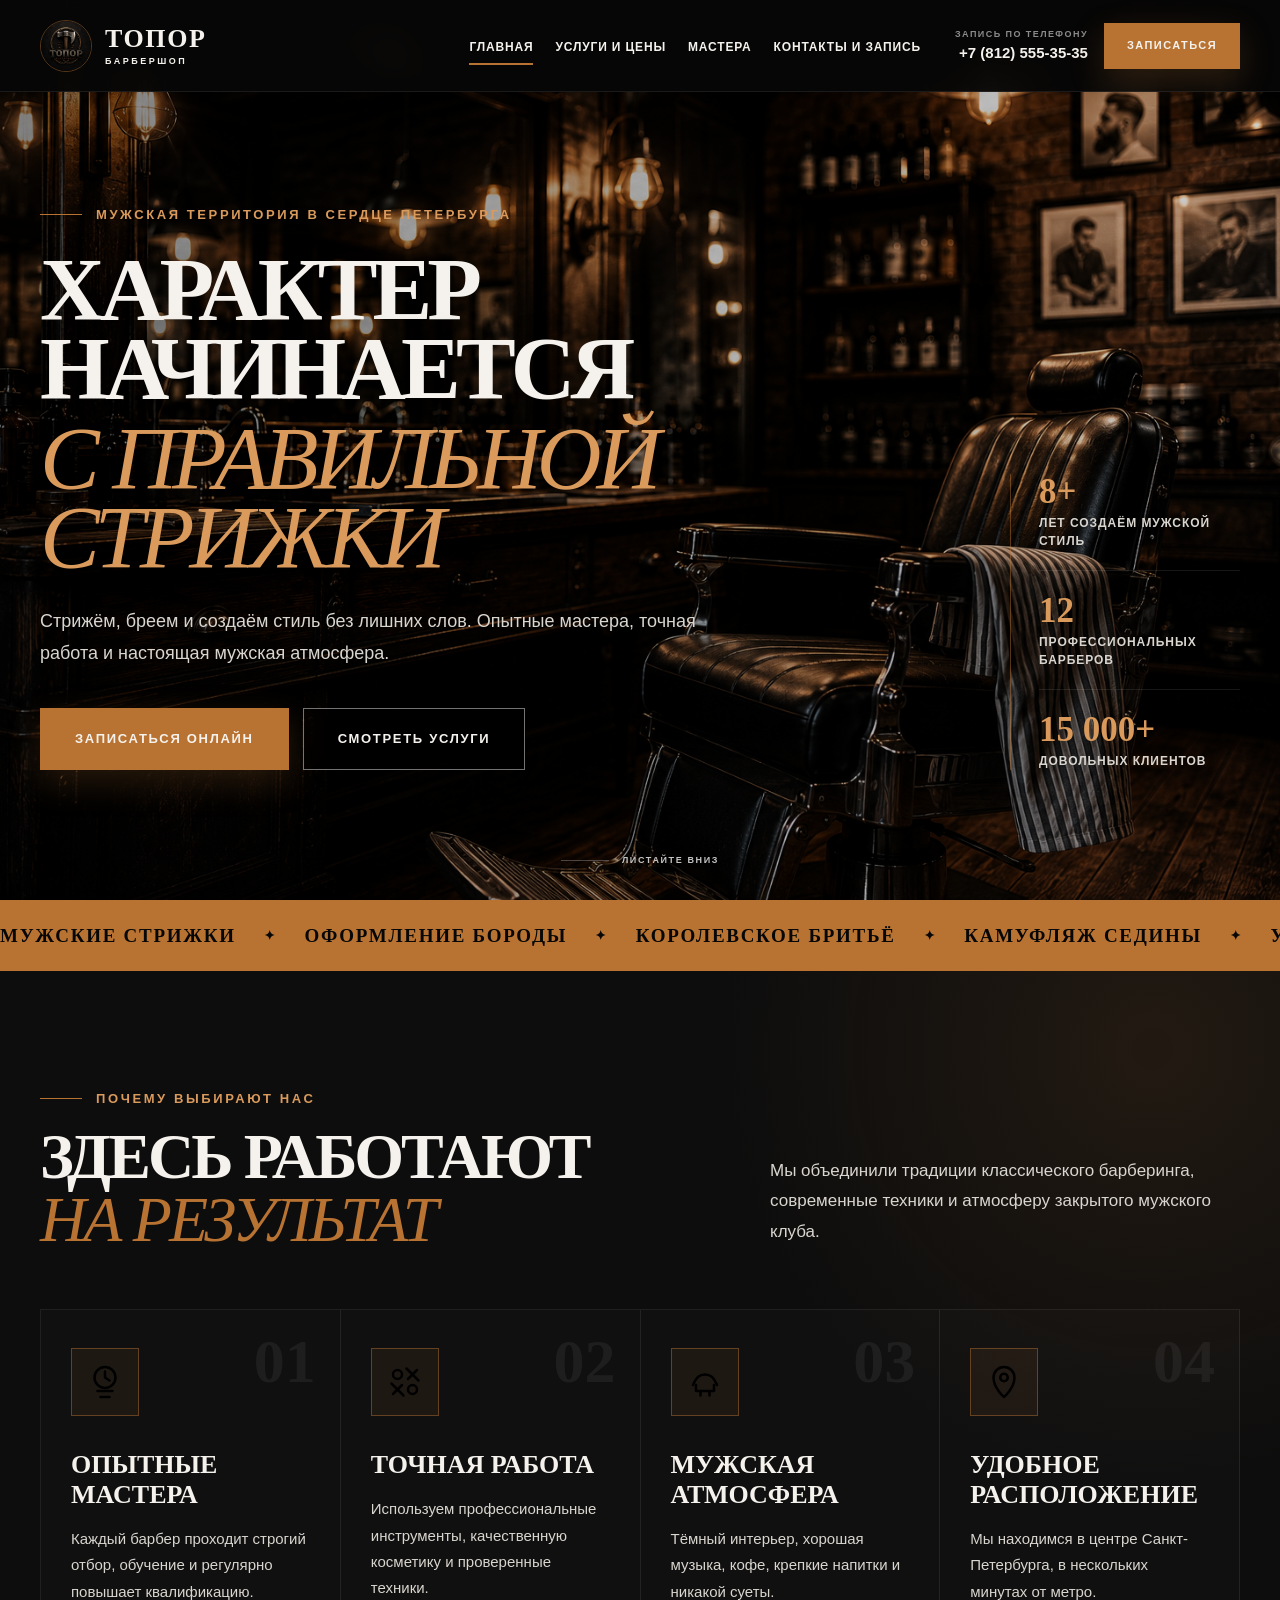
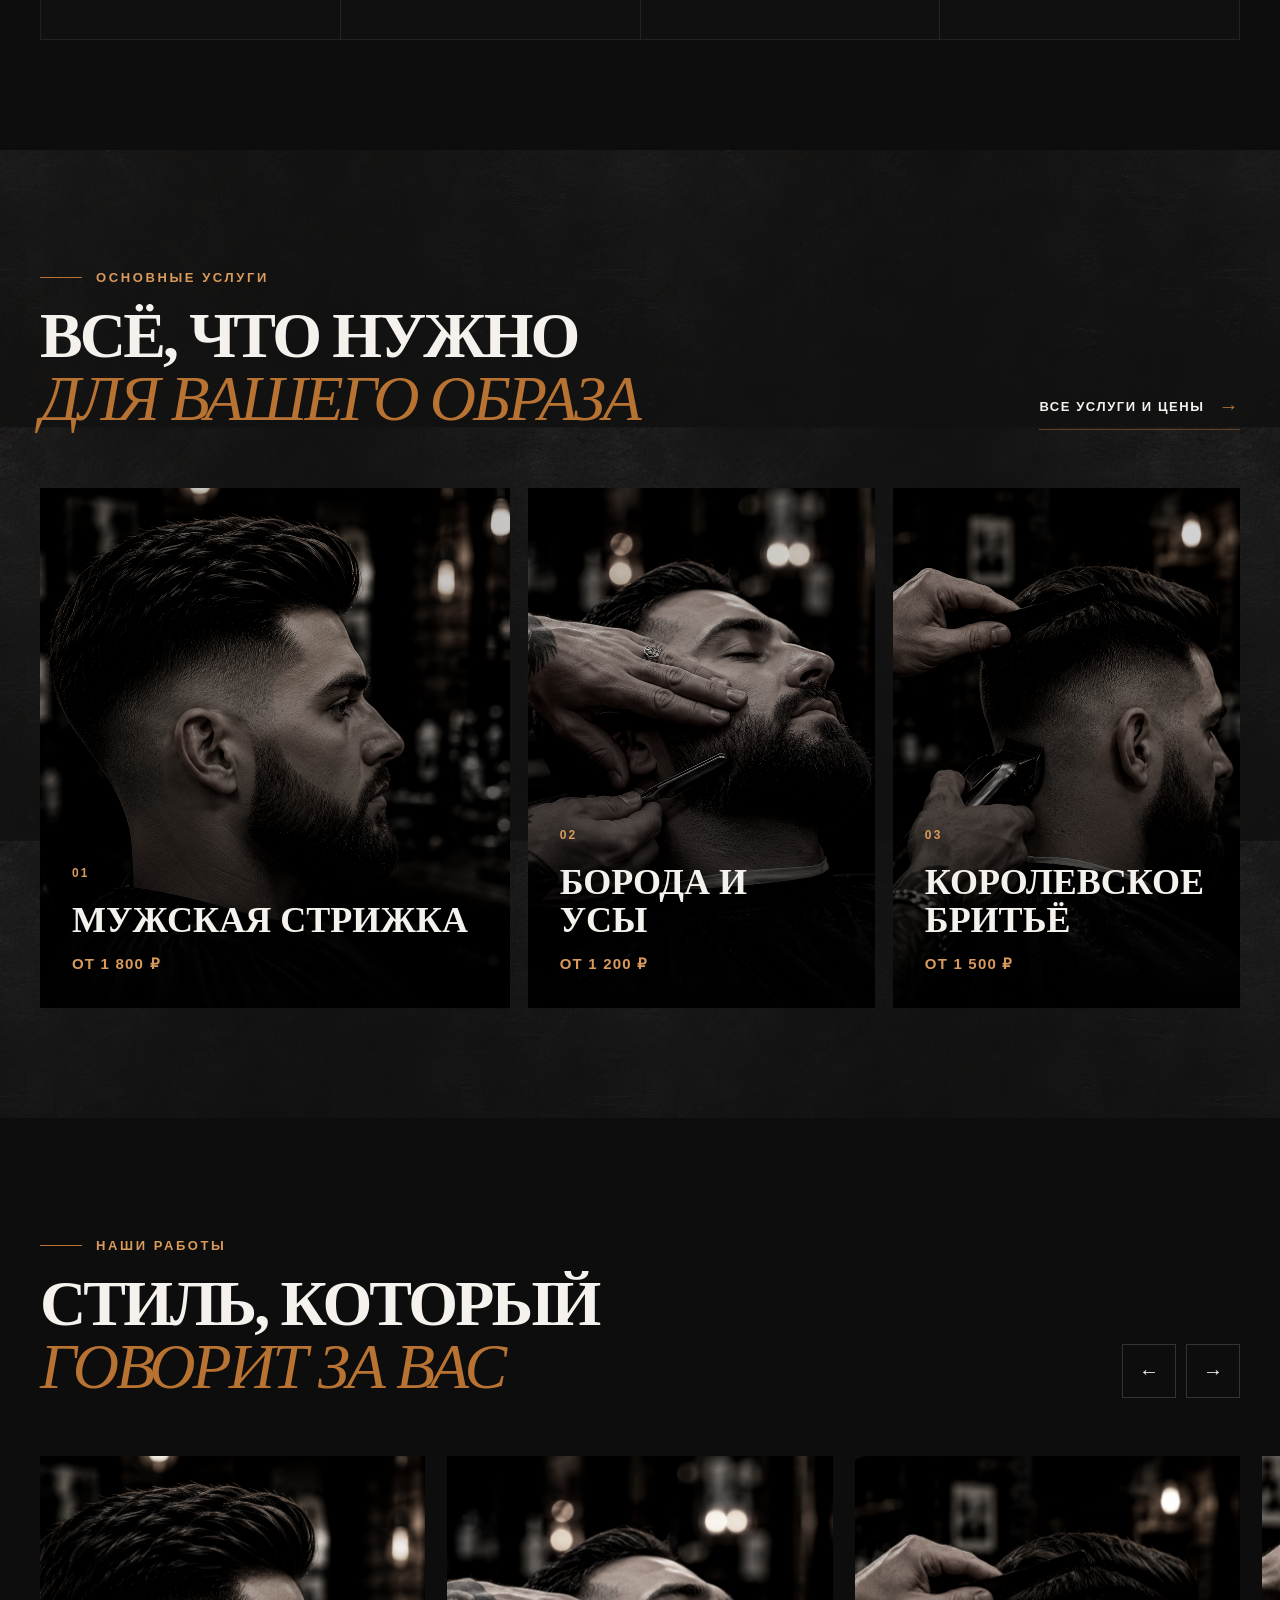
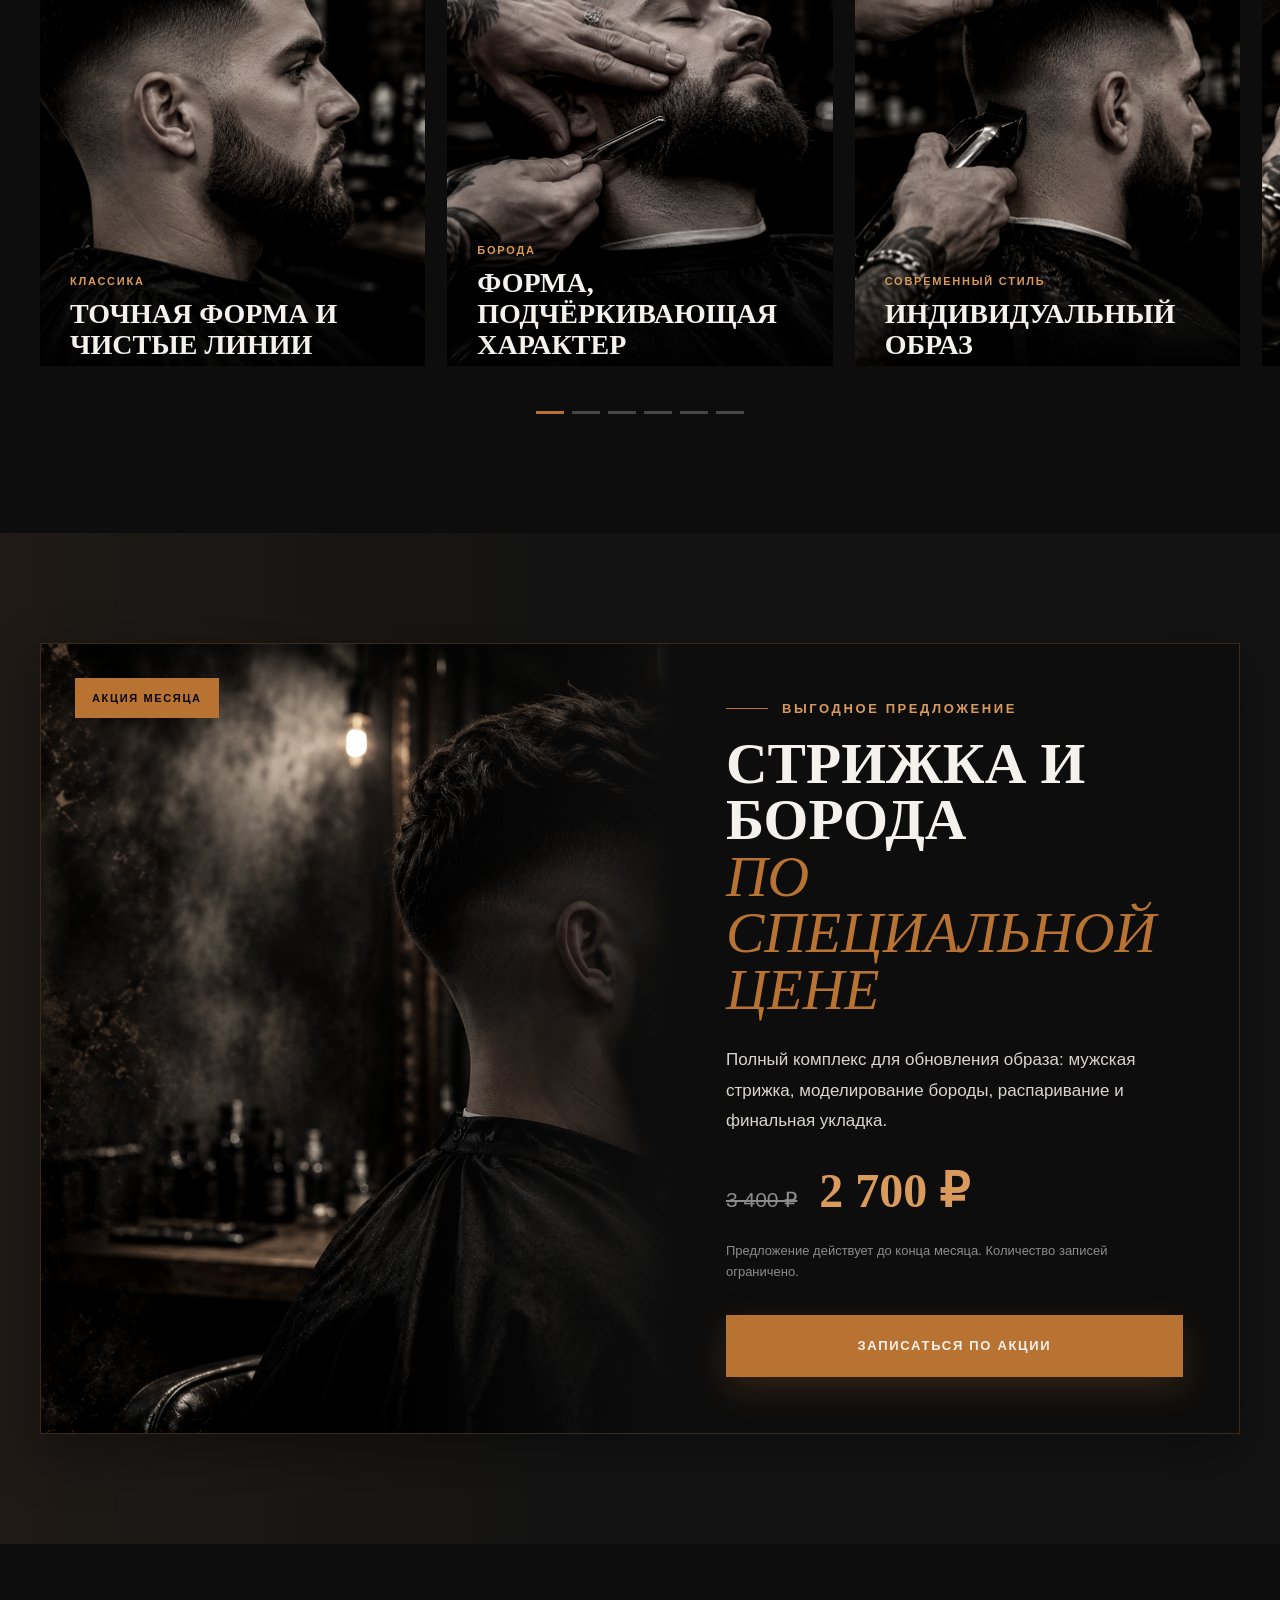
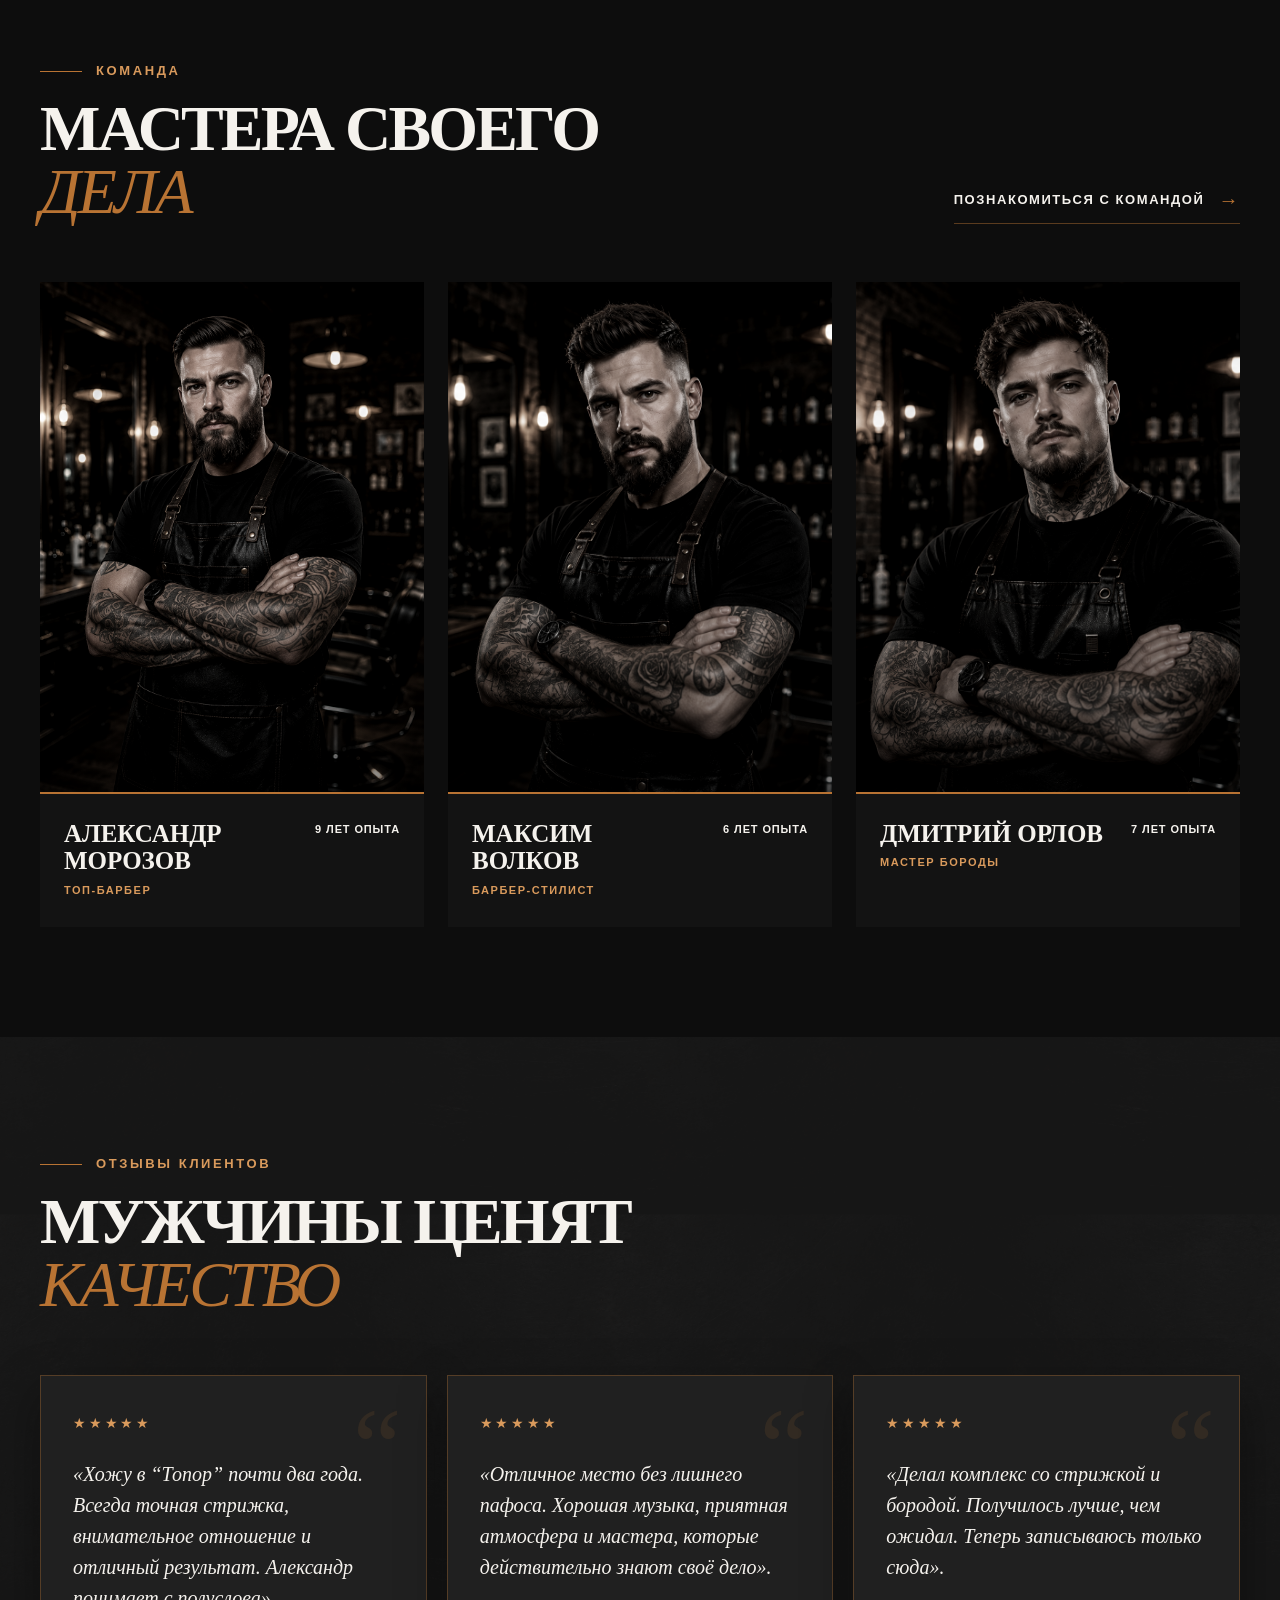
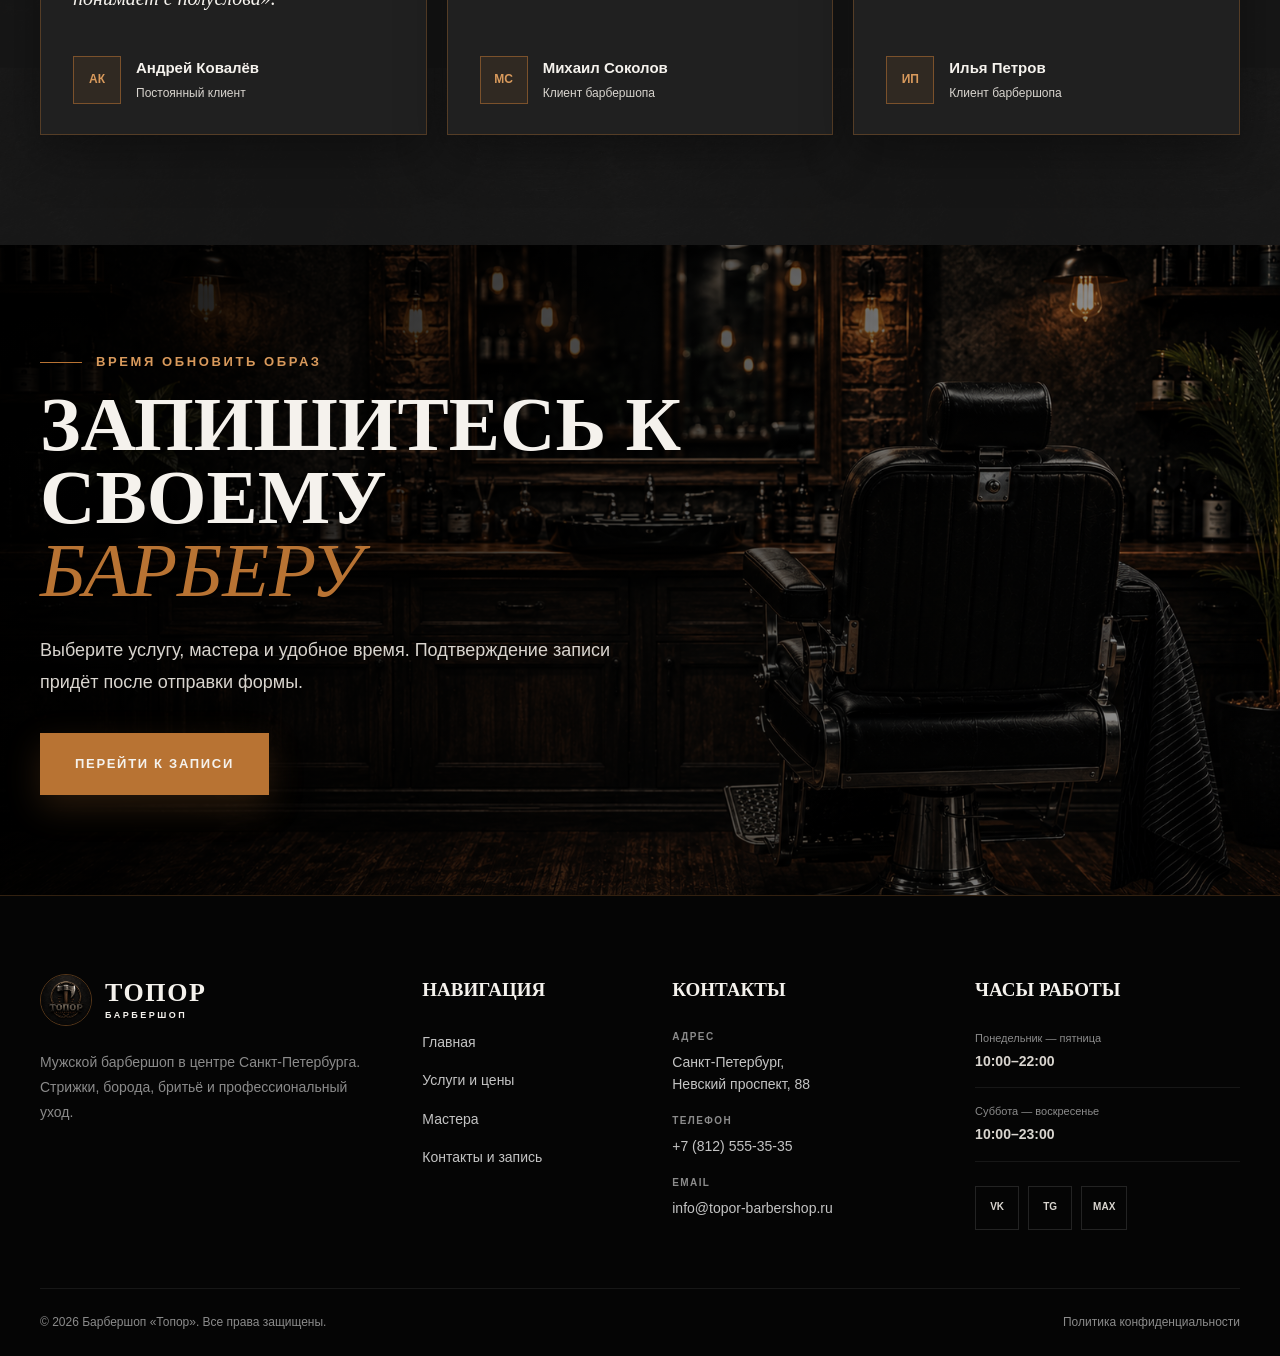
<file: barbershop-topor/index.html>
<!DOCTYPE html>
<html lang="ru">
<head>
    <meta charset="UTF-8">

    <meta
        name="viewport"
        content="width=device-width, initial-scale=1.0"
    >

    <title>Барбершоп «Топор» — мужские стрижки в Санкт-Петербурге</title>

    <meta
        name="description"
        content="Барбершоп «Топор» в Санкт-Петербурге. Мужские стрижки, оформление бороды, королевское бритьё и профессиональный уход."
    >

    <meta
        name="keywords"
        content="барбершоп Санкт-Петербург, мужская стрижка, стрижка бороды, королевское бритье, барбер СПб"
    >

    <meta name="author" content="Барбершоп Топор">

    <meta property="og:type" content="website">
    <meta property="og:title" content="Барбершоп «Топор»">
    <meta
        property="og:description"
        content="Брутальный барбершоп в Санкт-Петербурге. Стрижки, борода, бритьё и мужской уход."
    >
    <meta property="og:url" content="https://ваш-домен.ru/">
    <meta
        property="og:image"
        content="https://ваш-домен.ru/images/backgrounds/hero-poster.jpg"
    >

    <meta name="theme-color" content="#0b0b0b">

    <link rel="icon" href="favicon.ico">

    <!-- AOS -->
    <link
        rel="stylesheet"
        href="https://cdn.jsdelivr.net/npm/aos@2.3.4/dist/aos.css"
    >

    <!-- Swiper -->
    <link
        rel="stylesheet"
        href="https://cdn.jsdelivr.net/npm/swiper@11/swiper-bundle.min.css"
    >

    <!-- Основные стили -->
    <link rel="stylesheet" href="css/style.css">
    <!-- <link rel="stylesheet" href="css/animations.css"> -->
    <link rel="stylesheet" href="css/responsive.css">
    <link rel="stylesheet" href="css/final.css">

    <!-- Schema.org -->
    <script type="application/ld+json">
    {
        "@context": "https://schema.org",
        "@type": "Barbershop",
        "name": "Барбершоп Топор",
        "image": "https://ваш-домен.ru/images/backgrounds/hero-poster.jpg",
        "url": "https://ваш-домен.ru/",
        "telephone": "+7-812-555-35-35",
        "priceRange": "₽₽",
        "address": {
            "@type": "PostalAddress",
            "streetAddress": "Невский проспект, 88",
            "addressLocality": "Санкт-Петербург",
            "addressCountry": "RU"
        },
        "openingHoursSpecification": [
            {
                "@type": "OpeningHoursSpecification",
                "dayOfWeek": [
                    "Monday",
                    "Tuesday",
                    "Wednesday",
                    "Thursday",
                    "Friday"
                ],
                "opens": "10:00",
                "closes": "22:00"
            },
            {
                "@type": "OpeningHoursSpecification",
                "dayOfWeek": [
                    "Saturday",
                    "Sunday"
                ],
                "opens": "10:00",
                "closes": "23:00"
            }
        ]
    }
    </script>
</head>

<body>

    <!-- Затемнение страницы при открытом меню -->
    <div class="page-overlay" id="pageOverlay"></div>

    <!-- Шапка сайта -->
    <header class="header" id="header">
        <div class="container header__container">

            <a
                class="logo"
                href="index.html"
                aria-label="Барбершоп Топор — главная"
            >
                <img
                    class="logo__image"
                    src="images/logo/logo-topor-white.jpg"
                    alt="Логотип барбершопа Топор"
                >

                <span class="logo__text">
                    <span class="logo__name">Топор</span>
                    <span class="logo__caption">Барбершоп</span>
                </span>
            </a>

            <nav class="navigation" id="navigation">
                <button
                    class="navigation__close"
                    id="menuClose"
                    type="button"
                    aria-label="Закрыть меню"
                >
                    <span></span>
                    <span></span>
                </button>

                <ul class="navigation__list">
                    <li class="navigation__item">
                        <a
                            class="navigation__link navigation__link--active"
                            href="index.html"
                        >
                            Главная
                        </a>
                    </li>

                    <li class="navigation__item">
                        <a
                            class="navigation__link"
                            href="services.html"
                        >
                            Услуги и цены
                        </a>
                    </li>

                    <li class="navigation__item">
                        <a
                            class="navigation__link"
                            href="masters.html"
                        >
                            Мастера
                        </a>
                    </li>

                    <li class="navigation__item">
                        <a
                            class="navigation__link"
                            href="contacts.html"
                        >
                            Контакты и запись
                        </a>
                    </li>
                </ul>

                <div class="navigation__mobile-info">
                    <a href="tel:+78125553535">
                        +7 (812) 555-35-35
                    </a>

                    <span>
                        Санкт-Петербург, Невский проспект, 88
                    </span>
                </div>
            </nav>

            <div class="header__actions">
                <a
                    class="header__phone"
                    href="tel:+78125553535"
                >
                    <span class="header__phone-label">
                        Запись по телефону
                    </span>

                    <span class="header__phone-number">
                        +7 (812) 555-35-35
                    </span>
                </a>

                <a
                    class="button button--small button--copper"
                    href="contacts.html#booking"
                >
                    Записаться
                </a>

                <button
                    class="burger"
                    id="menuOpen"
                    type="button"
                    aria-label="Открыть меню"
                    aria-expanded="false"
                >
                    <span></span>
                    <span></span>
                    <span></span>
                </button>
            </div>

        </div>
    </header>

    <main>

        <!-- Главный экран -->
        <section class="hero" id="hero">

            <video
                class="hero__video"
                autoplay
                muted
                loop
                playsinline
                poster="images/backgrounds/hero-poster.jpg"
            >
            </video>

            <div class="hero__overlay"></div>
            <div class="hero__texture"></div>

            <div class="container hero__container">

                <div class="hero__content">

                    <p
                        class="section-label hero__label"
                        data-aos="fade-up"
                    >
                        Мужская территория в сердце Петербурга
                    </p>

                    <h1
                        class="hero__title"
                        data-aos="fade-up"
                        data-aos-delay="100"
                    >
                        Характер начинается
                        <span>с правильной стрижки</span>
                    </h1>

                    <p
                        class="hero__description"
                        data-aos="fade-up"
                        data-aos-delay="200"
                    >
                        Стрижём, бреем и создаём стиль без лишних слов.
                        Опытные мастера, точная работа и настоящая
                        мужская атмосфера.
                    </p>

                    <div
                        class="hero__buttons"
                        data-aos="fade-up"
                        data-aos-delay="300"
                    >
                        <a
                            class="button button--copper button--large"
                            href="contacts.html#booking"
                        >
                            Записаться онлайн
                        </a>

                        <a
                            class="button button--outline button--large"
                            href="services.html"
                        >
                            Смотреть услуги
                        </a>
                    </div>

                </div>

                <div
                    class="hero__facts"
                    data-aos="fade-left"
                    data-aos-delay="400"
                >
                    <div class="hero-fact">
                        <span class="hero-fact__number">8+</span>
                        <span class="hero-fact__text">
                            лет создаём мужской стиль
                        </span>
                    </div>

                    <div class="hero-fact">
                        <span class="hero-fact__number">12</span>
                        <span class="hero-fact__text">
                            профессиональных барберов
                        </span>
                    </div>

                    <div class="hero-fact">
                        <span class="hero-fact__number">15 000+</span>
                        <span class="hero-fact__text">
                            довольных клиентов
                        </span>
                    </div>
                </div>

            </div>

            <a
                class="hero__scroll"
                href="#advantages"
                aria-label="Прокрутить вниз"
            >
                <span class="hero__scroll-line"></span>
                <span class="hero__scroll-text">Листайте вниз</span>
            </a>

        </section>

        <!-- Бегущая строка -->
        <section class="ticker" aria-label="Услуги барбершопа">
            <div class="ticker__track">
                <span>Мужские стрижки</span>
                <span class="ticker__symbol">✦</span>
                <span>Оформление бороды</span>
                <span class="ticker__symbol">✦</span>
                <span>Королевское бритьё</span>
                <span class="ticker__symbol">✦</span>
                <span>Камуфляж седины</span>
                <span class="ticker__symbol">✦</span>
                <span>Укладка и уход</span>
                <span class="ticker__symbol">✦</span>

                <span>Мужские стрижки</span>
                <span class="ticker__symbol">✦</span>
                <span>Оформление бороды</span>
                <span class="ticker__symbol">✦</span>
                <span>Королевское бритьё</span>
                <span class="ticker__symbol">✦</span>
                <span>Камуфляж седины</span>
                <span class="ticker__symbol">✦</span>
                <span>Укладка и уход</span>
                <span class="ticker__symbol">✦</span>
            </div>
        </section>

        <!-- Преимущества -->
        <section class="advantages section" id="advantages">
            <div class="container">

                <div class="section-heading">
                    <div>
                        <p
                            class="section-label"
                            data-aos="fade-up"
                        >
                            Почему выбирают нас
                        </p>

                        <h2
                            class="section-title"
                            data-aos="fade-up"
                            data-aos-delay="100"
                        >
                            Здесь работают
                            <span>на результат</span>
                        </h2>
                    </div>

                    <p
                        class="section-heading__description"
                        data-aos="fade-left"
                    >
                        Мы объединили традиции классического барберинга,
                        современные техники и атмосферу закрытого
                        мужского клуба.
                    </p>
                </div>

                <div class="advantages__grid">

                    <article
                        class="advantage-card"
                        data-aos="fade-up"
                    >
                        <div class="advantage-card__number">01</div>

                        <div class="advantage-card__icon">
                            <img
                                src="images/advantages/experience.svg"
                                alt=""
                            >
                        </div>

                        <h3 class="advantage-card__title">
                            Опытные мастера
                        </h3>

                        <p class="advantage-card__text">
                            Каждый барбер проходит строгий отбор,
                            обучение и регулярно повышает квалификацию.
                        </p>
                    </article>

                    <article
                        class="advantage-card"
                        data-aos="fade-up"
                        data-aos-delay="100"
                    >
                        <div class="advantage-card__number">02</div>

                        <div class="advantage-card__icon">
                            <img
                                src="images/advantages/tools.svg"
                                alt=""
                            >
                        </div>

                        <h3 class="advantage-card__title">
                            Точная работа
                        </h3>

                        <p class="advantage-card__text">
                            Используем профессиональные инструменты,
                            качественную косметику и проверенные техники.
                        </p>
                    </article>

                    <article
                        class="advantage-card"
                        data-aos="fade-up"
                        data-aos-delay="200"
                    >
                        <div class="advantage-card__number">03</div>

                        <div class="advantage-card__icon">
                            <img
                                src="images/advantages/atmosphere.svg"
                                alt=""
                            >
                        </div>

                        <h3 class="advantage-card__title">
                            Мужская атмосфера
                        </h3>

                        <p class="advantage-card__text">
                            Тёмный интерьер, хорошая музыка, кофе,
                            крепкие напитки и никакой суеты.
                        </p>
                    </article>

                    <article
                        class="advantage-card"
                        data-aos="fade-up"
                        data-aos-delay="300"
                    >
                        <div class="advantage-card__number">04</div>

                        <div class="advantage-card__icon">
                            <img
                                src="images/advantages/location.svg"
                                alt=""
                            >
                        </div>

                        <h3 class="advantage-card__title">
                            Удобное расположение
                        </h3>

                        <p class="advantage-card__text">
                            Мы находимся в центре Санкт-Петербурга,
                            в нескольких минутах от метро.
                        </p>
                    </article>

                </div>

            </div>
        </section>

        <!-- Услуги -->
        <section class="home-services section">
            <div class="home-services__texture"></div>

            <div class="container">

                <div class="section-heading">
                    <div>
                        <p
                            class="section-label"
                            data-aos="fade-up"
                        >
                            Основные услуги
                        </p>

                        <h2
                            class="section-title"
                            data-aos="fade-up"
                            data-aos-delay="100"
                        >
                            Всё, что нужно
                            <span>для вашего образа</span>
                        </h2>
                    </div>

                    <a
                        class="text-link"
                        href="services.html"
                        data-aos="fade-left"
                    >
                        Все услуги и цены
                        <span>→</span>
                    </a>
                </div>

                <div class="home-services__grid">

                    <a
                        class="service-preview"
                        href="services.html"
                        data-aos="fade-up"
                    >
                        <div class="service-preview__image">
                            <img
                                src="images/works/work-01.jpg"
                                alt="Мужская стрижка в барбершопе Топор"
                            >
                        </div>

                        <div class="service-preview__overlay"></div>

                        <div class="service-preview__content">
                            <span class="service-preview__number">01</span>

                            <h3 class="service-preview__title">
                                Мужская стрижка
                            </h3>

                            <p class="service-preview__price">
                                от 1 800 ₽
                            </p>
                        </div>
                    </a>

                    <a
                        class="service-preview"
                        href="services.html"
                        data-aos="fade-up"
                        data-aos-delay="100"
                    >
                        <div class="service-preview__image">
                            <img
                                src="images/works/work-02.jpg"
                                alt="Оформление бороды в барбершопе Топор"
                            >
                        </div>

                        <div class="service-preview__overlay"></div>

                        <div class="service-preview__content">
                            <span class="service-preview__number">02</span>

                            <h3 class="service-preview__title">
                                Борода и усы
                            </h3>

                            <p class="service-preview__price">
                                от 1 200 ₽
                            </p>
                        </div>
                    </a>

                    <a
                        class="service-preview"
                        href="services.html"
                        data-aos="fade-up"
                        data-aos-delay="200"
                    >
                        <div class="service-preview__image">
                            <img
                                src="images/works/work-03.jpg"
                                alt="Королевское бритьё в барбершопе Топор"
                            >
                        </div>

                        <div class="service-preview__overlay"></div>

                        <div class="service-preview__content">
                            <span class="service-preview__number">03</span>

                            <h3 class="service-preview__title">
                                Королевское бритьё
                            </h3>

                            <p class="service-preview__price">
                                от 1 500 ₽
                            </p>
                        </div>
                    </a>

                </div>

            </div>
        </section>

        <!-- Работы мастеров -->
        <section class="works section">
            <div class="container">

                <div class="section-heading">
                    <div>
                        <p
                            class="section-label"
                            data-aos="fade-up"
                        >
                            Наши работы
                        </p>

                        <h2
                            class="section-title"
                            data-aos="fade-up"
                            data-aos-delay="100"
                        >
                            Стиль, который
                            <span>говорит за вас</span>
                        </h2>
                    </div>

                    <div
                        class="slider-controls"
                        data-aos="fade-left"
                    >
                        <button
                            class="slider-button works-slider-prev"
                            type="button"
                            aria-label="Предыдущая работа"
                        >
                            ←
                        </button>

                        <button
                            class="slider-button works-slider-next"
                            type="button"
                            aria-label="Следующая работа"
                        >
                            →
                        </button>
                    </div>
                </div>

                <div
                    class="swiper works-slider"
                    data-aos="fade-up"
                    data-aos-delay="200"
                >
                    <div class="swiper-wrapper">

                        <div class="swiper-slide">
                            <article class="work-card">
                                <img
                                    src="images/works/work-01.jpg"
                                    alt="Классическая мужская стрижка"
                                    loading="lazy"
                                >

                                <div class="work-card__overlay">
                                    <span>Классика</span>
                                    <h3>Точная форма и чистые линии</h3>
                                </div>
                            </article>
                        </div>

                        <div class="swiper-slide">
                            <article class="work-card">
                                <img
                                    src="images/works/work-02.jpg"
                                    alt="Стрижка и оформление бороды"
                                    loading="lazy"
                                >

                                <div class="work-card__overlay">
                                    <span>Борода</span>
                                    <h3>Форма, подчёркивающая характер</h3>
                                </div>
                            </article>
                        </div>

                        <div class="swiper-slide">
                            <article class="work-card">
                                <img
                                    src="images/works/work-03.jpg"
                                    alt="Мужская модельная стрижка"
                                    loading="lazy"
                                >

                                <div class="work-card__overlay">
                                    <span>Современный стиль</span>
                                    <h3>Индивидуальный образ</h3>
                                </div>
                            </article>
                        </div>

                        <div class="swiper-slide">
                            <article class="work-card">
                                <img
                                    src="images/works/work-04.jpg"
                                    alt="Фейд в барбершопе"
                                    loading="lazy"
                                >

                                <div class="work-card__overlay">
                                    <span>Fade</span>
                                    <h3>Плавный переход и геометрия</h3>
                                </div>
                            </article>
                        </div>

                        <div class="swiper-slide">
                            <article class="work-card">
                                <img
                                    src="images/works/work-05.jpg"
                                    alt="Мужская укладка"
                                    loading="lazy"
                                >

                                <div class="work-card__overlay">
                                    <span>Укладка</span>
                                    <h3>Финальный штрих вашего образа</h3>
                                </div>
                            </article>
                        </div>

                        <div class="swiper-slide">
                            <article class="work-card">
                                <img
                                    src="images/works/work-06.jpg"
                                    alt="Королевское бритьё"
                                    loading="lazy"
                                >

                                <div class="work-card__overlay">
                                    <span>Бритьё</span>
                                    <h3>Классический мужской ритуал</h3>
                                </div>
                            </article>
                        </div>

                    </div>

                    <div class="swiper-pagination works-pagination"></div>
                </div>

            </div>
        </section>

        <!-- Акция месяца -->
        <section class="promotion section">
            <div class="container">

                <div class="promotion__box">

                    <div
                        class="promotion__image"
                        data-aos="fade-right"
                    >
                        <img
                            src="images/promotion/promotion.jpg"
                            alt="Акция месяца в барбершопе Топор"
                            loading="lazy"
                        >

                        <span class="promotion__badge">
                            Акция месяца
                        </span>
                    </div>

                    <div
                        class="promotion__content"
                        data-aos="fade-left"
                    >
                        <p class="section-label">
                            Выгодное предложение
                        </p>

                        <h2 class="promotion__title">
                            Стрижка и борода
                            <span>по специальной цене</span>
                        </h2>

                        <p class="promotion__description">
                            Полный комплекс для обновления образа:
                            мужская стрижка, моделирование бороды,
                            распаривание и финальная укладка.
                        </p>

                        <div class="promotion__price">
                            <span class="promotion__old-price">
                                3 400 ₽
                            </span>

                            <span class="promotion__new-price">
                                2 700 ₽
                            </span>
                        </div>

                        <p class="promotion__note">
                            Предложение действует до конца месяца.
                            Количество записей ограничено.
                        </p>

                        <a
                            class="button button--copper button--large"
                            href="contacts.html#booking"
                        >
                            Записаться по акции
                        </a>
                    </div>

                </div>

            </div>
        </section>

        <!-- Мастера -->
        <section class="home-masters section">
            <div class="container">

                <div class="section-heading">
                    <div>
                        <p
                            class="section-label"
                            data-aos="fade-up"
                        >
                            Команда
                        </p>

                        <h2
                            class="section-title"
                            data-aos="fade-up"
                            data-aos-delay="100"
                        >
                            Мастера своего
                            <span>дела</span>
                        </h2>
                    </div>

                    <a
                        class="text-link"
                        href="masters.html"
                        data-aos="fade-left"
                    >
                        Познакомиться с командой
                        <span>→</span>
                    </a>
                </div>

                <div class="home-masters__grid">

                    <article
                        class="master-preview"
                        data-aos="fade-up"
                    >
                        <a
                            class="master-preview__image"
                            href="masters.html"
                        >
                            <img
                                src="images/masters/master-01.jpg"
                                alt="Барбер Александр"
                                loading="lazy"
                            >
                        </a>

                        <div class="master-preview__info">
                            <div>
                                <h3 class="master-preview__name">
                                    Александр Морозов
                                </h3>

                                <p class="master-preview__role">
                                    Топ-барбер
                                </p>
                            </div>

                            <span class="master-preview__experience">
                                9 лет опыта
                            </span>
                        </div>
                    </article>

                    <article
                        class="master-preview"
                        data-aos="fade-up"
                        data-aos-delay="100"
                    >
                        <a
                            class="master-preview__image"
                            href="masters.html"
                        >
                            <img
                                src="images/masters/master-02.jpg"
                                alt="Барбер Максим"
                                loading="lazy"
                            >
                        </a>

                        <div class="master-preview__info">
                            <div>
                                <h3 class="master-preview__name">
                                    Максим Волков
                                </h3>

                                <p class="master-preview__role">
                                    Барбер-стилист
                                </p>
                            </div>

                            <span class="master-preview__experience">
                                6 лет опыта
                            </span>
                        </div>
                    </article>

                    <article
                        class="master-preview"
                        data-aos="fade-up"
                        data-aos-delay="200"
                    >
                        <a
                            class="master-preview__image"
                            href="masters.html"
                        >
                            <img
                                src="images/masters/master-03.jpg"
                                alt="Барбер Дмитрий"
                                loading="lazy"
                            >
                        </a>

                        <div class="master-preview__info">
                            <div>
                                <h3 class="master-preview__name">
                                    Дмитрий Орлов
                                </h3>

                                <p class="master-preview__role">
                                    Мастер бороды
                                </p>
                            </div>

                            <span class="master-preview__experience">
                                7 лет опыта
                            </span>
                        </div>
                    </article>

                </div>

            </div>
        </section>

        <!-- Отзывы -->
        <section class="reviews section">
            <div class="reviews__texture"></div>

            <div class="container">

                <div class="section-heading">
                    <div>
                        <p
                            class="section-label"
                            data-aos="fade-up"
                        >
                            Отзывы клиентов
                        </p>

                        <h2
                            class="section-title"
                            data-aos="fade-up"
                            data-aos-delay="100"
                        >
                            Мужчины ценят
                            <span>качество</span>
                        </h2>
                    </div>
                </div>

                <div class="reviews__grid">

                    <article
                        class="review-card"
                        data-aos="fade-up"
                    >
                        <div class="review-card__rating">
                            ★★★★★
                        </div>

                        <p class="review-card__text">
                            «Хожу в “Топор” почти два года. Всегда точная
                            стрижка, внимательное отношение и отличный
                            результат. Александр понимает с полуслова».
                        </p>

                        <div class="review-card__author">
                            <span class="review-card__avatar">АК</span>

                            <div>
                                <h3>Андрей Ковалёв</h3>
                                <p>Постоянный клиент</p>
                            </div>
                        </div>
                    </article>

                    <article
                        class="review-card"
                        data-aos="fade-up"
                        data-aos-delay="100"
                    >
                        <div class="review-card__rating">
                            ★★★★★
                        </div>

                        <p class="review-card__text">
                            «Отличное место без лишнего пафоса. Хорошая
                            музыка, приятная атмосфера и мастера, которые
                            действительно знают своё дело».
                        </p>

                        <div class="review-card__author">
                            <span class="review-card__avatar">МС</span>

                            <div>
                                <h3>Михаил Соколов</h3>
                                <p>Клиент барбершопа</p>
                            </div>
                        </div>
                    </article>

                    <article
                        class="review-card"
                        data-aos="fade-up"
                        data-aos-delay="200"
                    >
                        <div class="review-card__rating">
                            ★★★★★
                        </div>

                        <p class="review-card__text">
                            «Делал комплекс со стрижкой и бородой.
                            Получилось лучше, чем ожидал. Теперь записываюсь
                            только сюда».
                        </p>

                        <div class="review-card__author">
                            <span class="review-card__avatar">ИП</span>

                            <div>
                                <h3>Илья Петров</h3>
                                <p>Клиент барбершопа</p>
                            </div>
                        </div>
                    </article>

                </div>

            </div>
        </section>

        <!-- Финальный призыв -->
        <section class="final-cta">
            <div class="final-cta__background"></div>
            <div class="final-cta__overlay"></div>

            <div class="container final-cta__container">

                <div
                    class="final-cta__content"
                    data-aos="zoom-in"
                >
                    <p class="section-label">
                        Время обновить образ
                    </p>

                    <h2 class="final-cta__title">
                        Запишитесь к своему
                        <span>барберу</span>
                    </h2>

                    <p class="final-cta__description">
                        Выберите услугу, мастера и удобное время.
                        Подтверждение записи придёт после отправки формы.
                    </p>

                    <a
                        class="button button--copper button--large"
                        href="contacts.html#booking"
                    >
                        Перейти к записи
                    </a>
                </div>

            </div>
        </section>

    </main>

    <!-- Подвал -->
    <footer class="footer">
        <div class="container">

            <div class="footer__top">

                <div class="footer__brand">
                    <a
                        class="logo footer__logo"
                        href="index.html"
                    >
                        <img
                            class="logo__image"
                            src="images/logo/logo-topor-white.jpg"
                            alt="Логотип барбершопа Топор"
                        >

                        <span class="logo__text">
                            <span class="logo__name">Топор</span>
                            <span class="logo__caption">Барбершоп</span>
                        </span>
                    </a>

                    <p class="footer__description">
                        Мужской барбершоп в центре Санкт-Петербурга.
                        Стрижки, борода, бритьё и профессиональный уход.
                    </p>
                </div>

                <div class="footer__column">
                    <h3 class="footer__title">Навигация</h3>

                    <ul class="footer__links">
                        <li>
                            <a href="index.html">Главная</a>
                        </li>

                        <li>
                            <a href="services.html">Услуги и цены</a>
                        </li>

                        <li>
                            <a href="masters.html">Мастера</a>
                        </li>

                        <li>
                            <a href="contacts.html">Контакты и запись</a>
                        </li>
                    </ul>
                </div>

                <div class="footer__column">
                    <h3 class="footer__title">Контакты</h3>

                    <ul class="footer__contacts">
                        <li>
                            <span>Адрес</span>

                            <p>
                                Санкт-Петербург,<br>
                                Невский проспект, 88
                            </p>
                        </li>

                        <li>
                            <span>Телефон</span>

                            <a href="tel:+78125553535">
                                +7 (812) 555-35-35
                            </a>
                        </li>

                        <li>
                            <span>Email</span>

                            <a href="mailto:info@topor-barbershop.ru">
                                info@topor-barbershop.ru
                            </a>
                        </li>
                    </ul>
                </div>

                <div class="footer__column">
                    <h3 class="footer__title">Часы работы</h3>

                    <ul class="footer__schedule">
                        <li>
                            <span>Понедельник — пятница</span>
                            <strong>10:00–22:00</strong>
                        </li>

                        <li>
                            <span>Суббота — воскресенье</span>
                            <strong>10:00–23:00</strong>
                        </li>
                    </ul>

                    <div class="footer__socials">
                        <a
                            href="#"
                            aria-label="ВКонтакте"
                        >
                            VK
                        </a>

                        <a
                            href="#"
                            aria-label="Telegram"
                        >
                            TG
                        </a>

                        <a
                            href="#"
                            aria-label="MAX"
                        >
                            MAX
                        </a>
                    </div>
                </div>

            </div>

            <div class="footer__bottom">
                <p>
                    © <span id="currentYear"></span>
                    Барбершоп «Топор». Все права защищены.
                </p>

                <a href="#">Политика конфиденциальности</a>
            </div>

        </div>
    </footer>

    <!-- Кнопка вверх -->
    <button
        class="scroll-top"
        id="scrollTop"
        type="button"
        aria-label="Вернуться наверх"
    >
        ↑
    </button>

    <!-- Swiper -->
    <script src="https://cdn.jsdelivr.net/npm/swiper@11/swiper-bundle.min.js"></script>

    <!-- AOS -->
    <script src="https://cdn.jsdelivr.net/npm/aos@2.3.4/dist/aos.js"></script>

    <!-- Основной JavaScript -->
    <script src="js/main.js"></script>

</body>
</html>
</file>
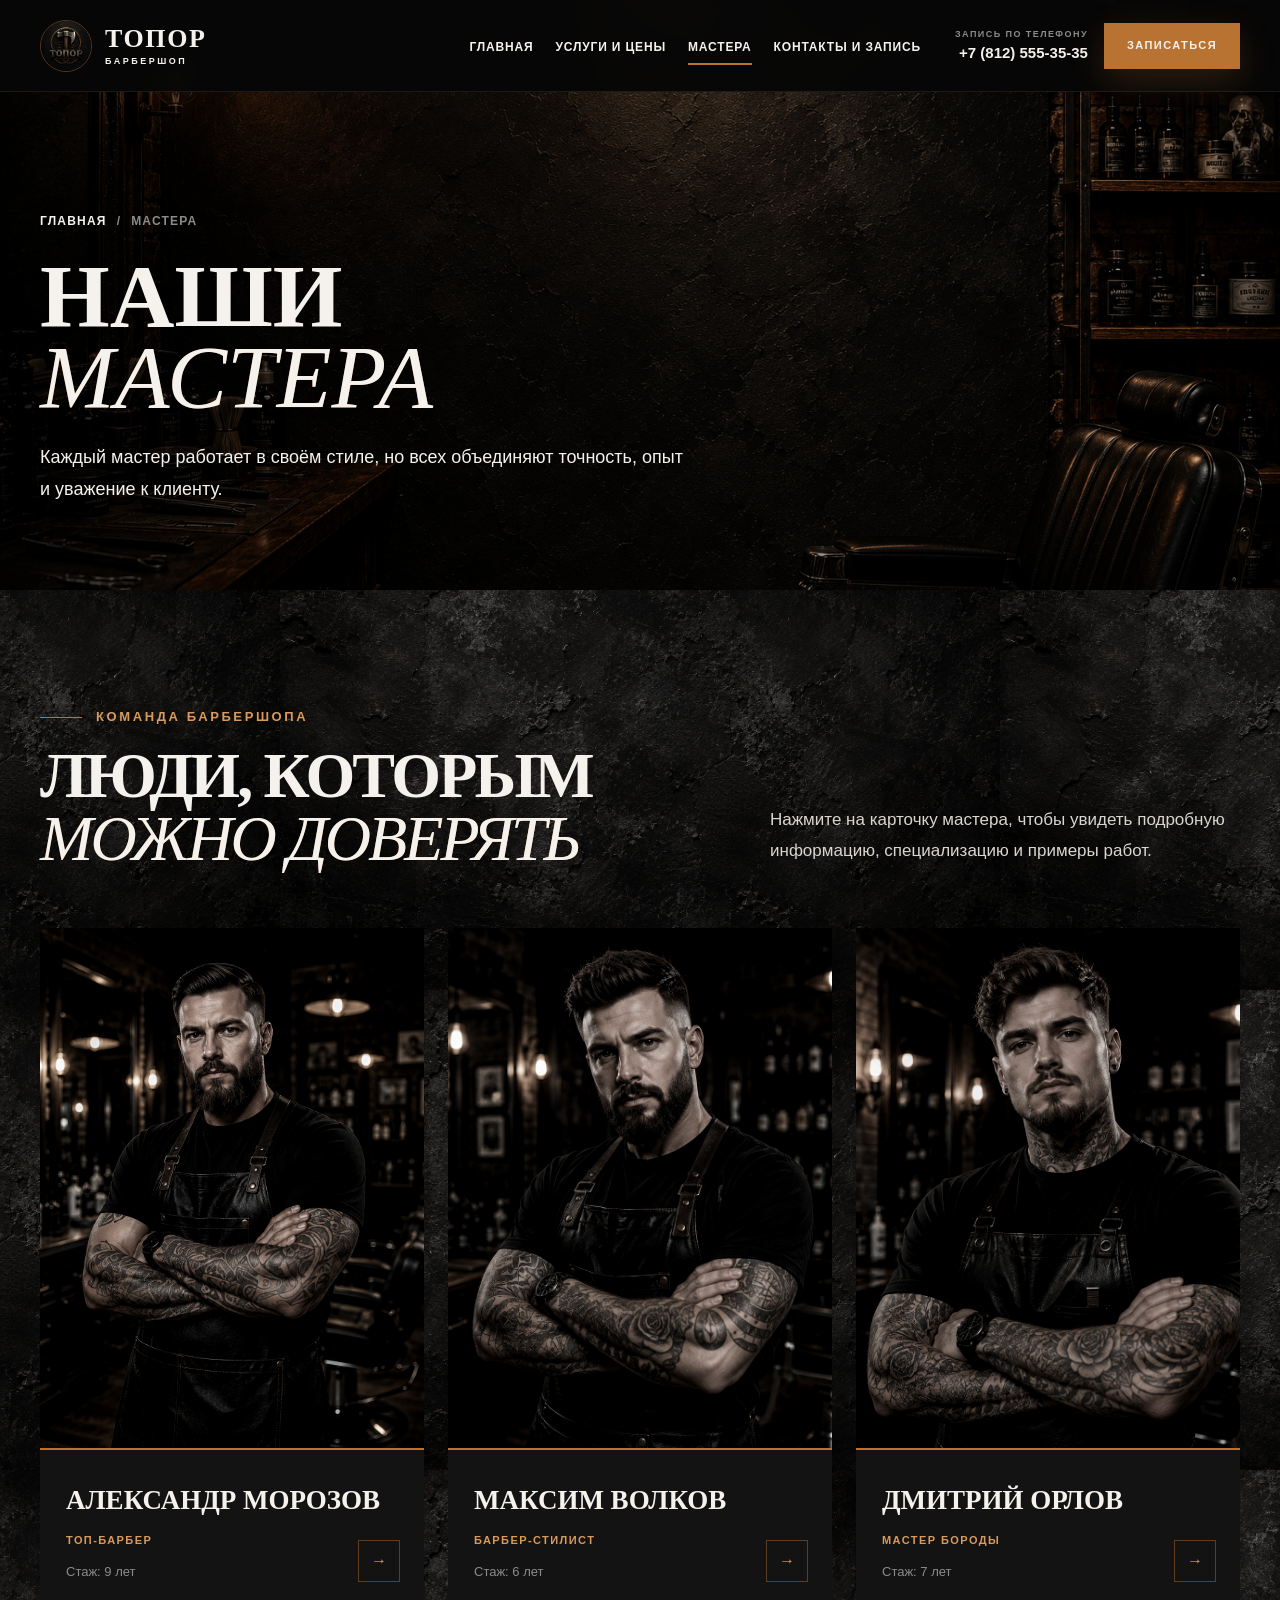
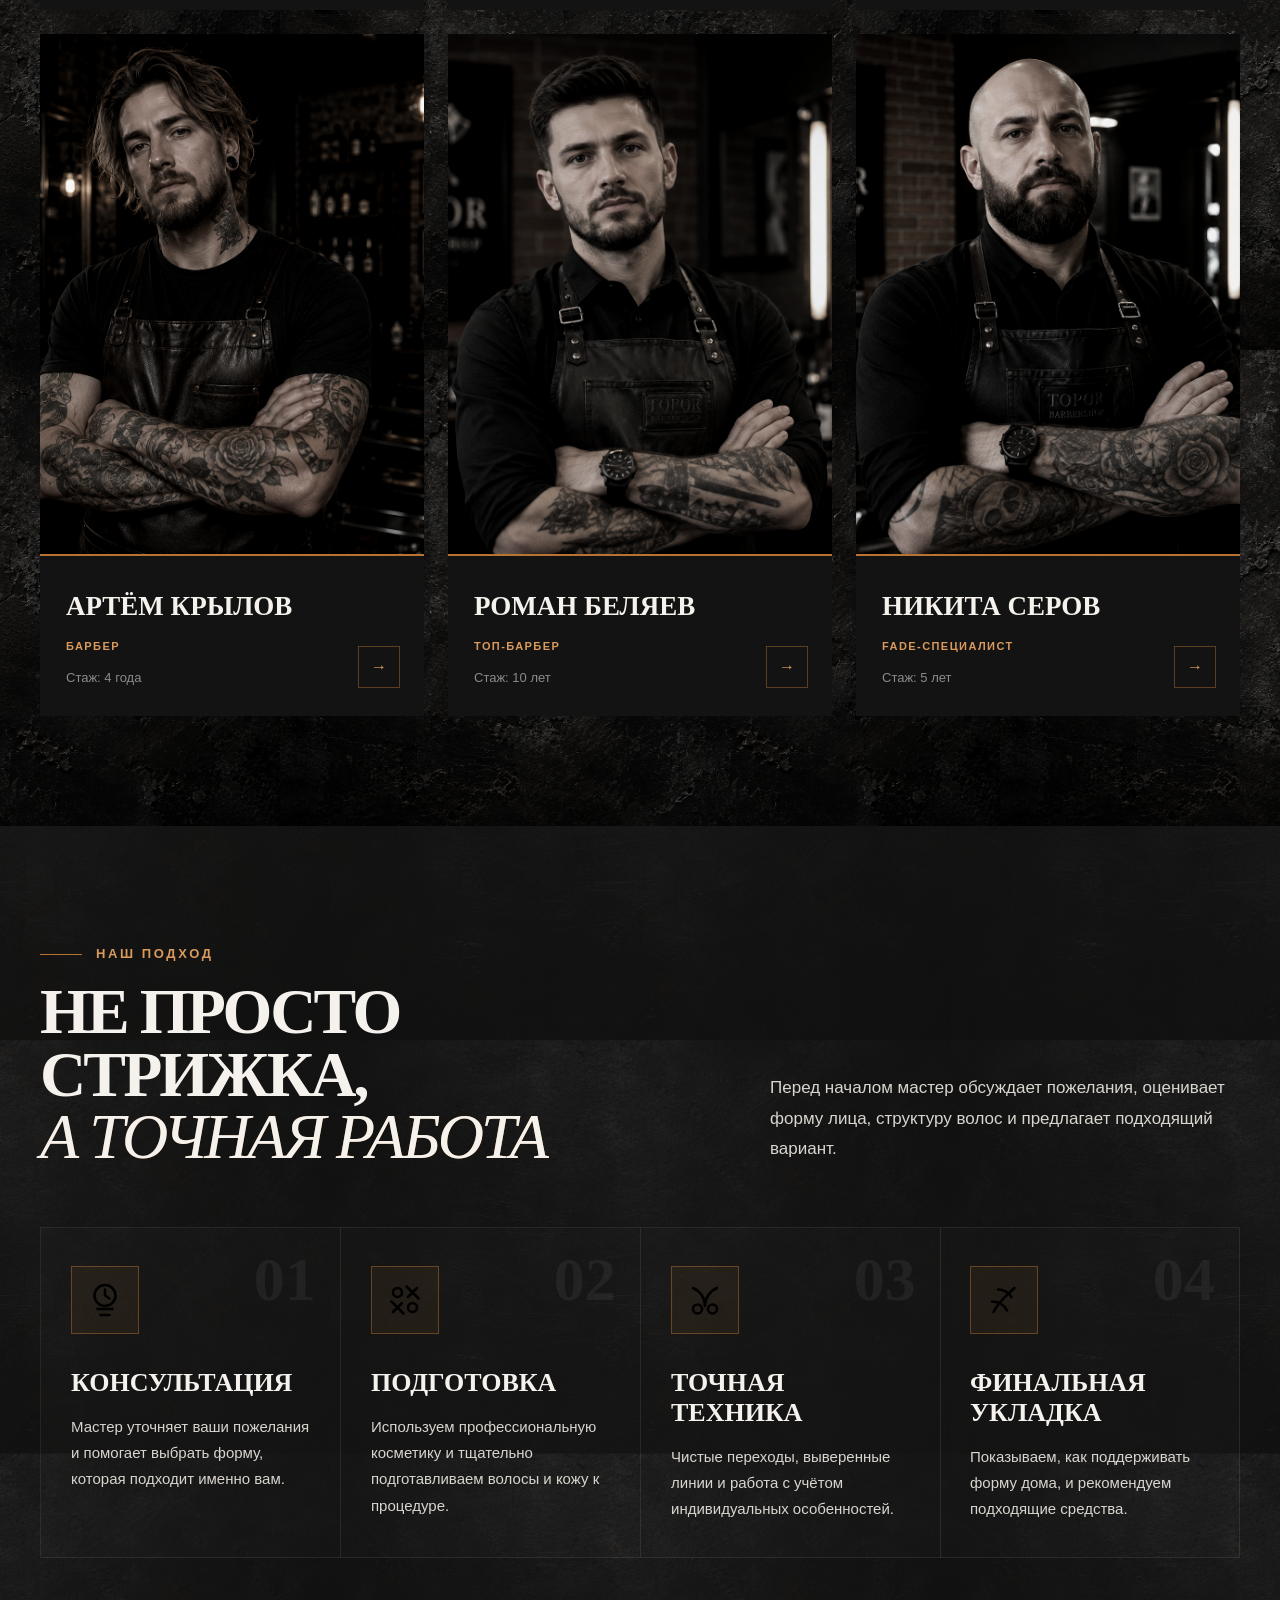
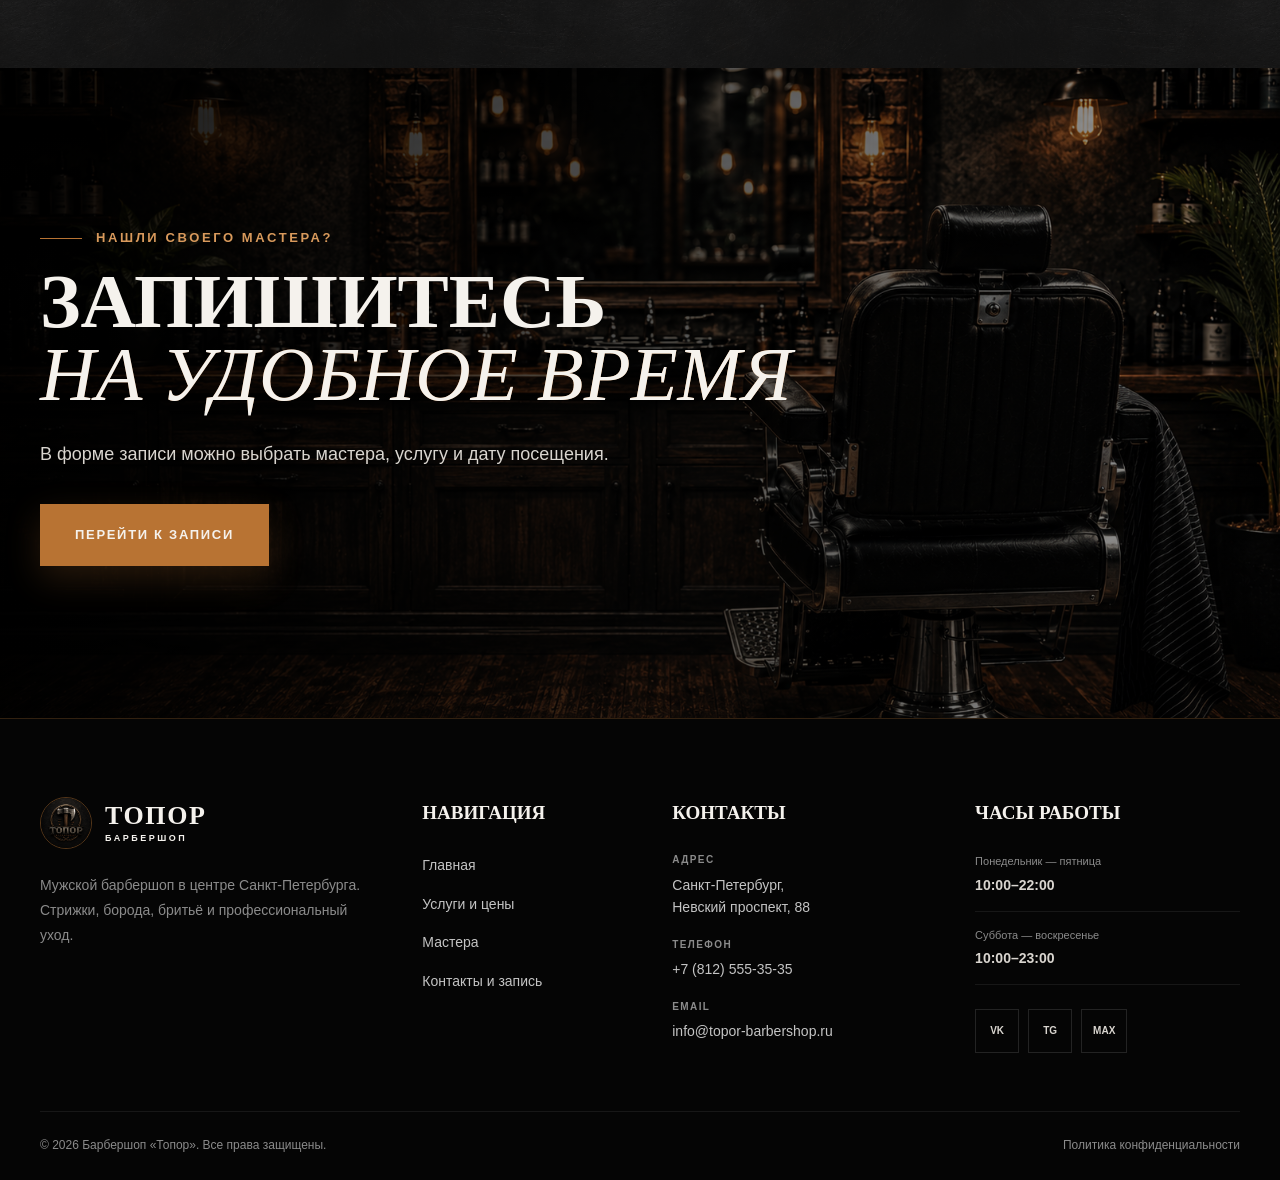
<file: barbershop-topor/masters.html>
<!DOCTYPE html>
<html lang="ru">
<head>
    <meta charset="UTF-8">

    <meta
        name="viewport"
        content="width=device-width, initial-scale=1.0"
    >

    <title>Мастера барбершопа «Топор» — Санкт-Петербург</title>

    <meta
        name="description"
        content="Команда барбершопа «Топор» в Санкт-Петербурге. Опытные мастера мужских стрижек, бороды, бритья и укладки."
    >

    <meta
        name="keywords"
        content="барбер Санкт-Петербург, мастера барбершопа, мужской мастер, барбершоп Топор"
    >

    <meta name="author" content="Барбершоп Топор">

    <meta property="og:type" content="website">
    <meta property="og:title" content="Мастера барбершопа «Топор»">
    <meta
        property="og:description"
        content="Познакомьтесь с командой профессиональных барберов в Санкт-Петербурге."
    >
    <meta property="og:url" content="https://ваш-домен.ru/masters.html">
    <meta
        property="og:image"
        content="https://ваш-домен.ru/images/backgrounds/masters-bg.jpg"
    >

    <meta name="theme-color" content="#0b0b0b">

    <link rel="icon" href="favicon.ico">

    <link
        rel="stylesheet"
        href="https://cdn.jsdelivr.net/npm/aos@2.3.4/dist/aos.css"
    >

    <link rel="stylesheet" href="css/style.css">
    <link rel="stylesheet" href="css/animations.css">
    <link rel="stylesheet" href="css/responsive.css">
    <link rel="stylesheet" href="css/final.css">

    <script type="application/ld+json">
    {
        "@context": "https://schema.org",
        "@type": "Barbershop",
        "name": "Барбершоп Топор",
        "url": "https://ваш-домен.ru/masters.html",
        "telephone": "+7-812-555-35-35",
        "priceRange": "₽₽",
        "address": {
            "@type": "PostalAddress",
            "streetAddress": "Невский проспект, 88",
            "addressLocality": "Санкт-Петербург",
            "addressCountry": "RU"
        }
    }
    </script>
</head>

<body>

    <div class="page-overlay" id="pageOverlay"></div>

    <header class="header" id="header">
        <div class="container header__container">

            <a
                class="logo"
                href="index.html"
                aria-label="Барбершоп Топор — главная"
            >
                <img
                    class="logo__image"
                    src="images/logo/logo-topor-white.jpg"
                    alt="Логотип барбершопа Топор"
                >

                <span class="logo__text">
                    <span class="logo__name">Топор</span>
                    <span class="logo__caption">Барбершоп</span>
                </span>
            </a>

            <nav class="navigation" id="navigation">
                <button
                    class="navigation__close"
                    id="menuClose"
                    type="button"
                    aria-label="Закрыть меню"
                >
                    <span></span>
                    <span></span>
                </button>

                <ul class="navigation__list">
                    <li class="navigation__item">
                        <a
                            class="navigation__link"
                            href="index.html"
                        >
                            Главная
                        </a>
                    </li>

                    <li class="navigation__item">
                        <a
                            class="navigation__link"
                            href="services.html"
                        >
                            Услуги и цены
                        </a>
                    </li>

                    <li class="navigation__item">
                        <a
                            class="navigation__link navigation__link--active"
                            href="masters.html"
                        >
                            Мастера
                        </a>
                    </li>

                    <li class="navigation__item">
                        <a
                            class="navigation__link"
                            href="contacts.html"
                        >
                            Контакты и запись
                        </a>
                    </li>
                </ul>

                <div class="navigation__mobile-info">
                    <a href="tel:+78125553535">
                        +7 (812) 555-35-35
                    </a>

                    <span>
                        Санкт-Петербург, Невский проспект, 88
                    </span>
                </div>
            </nav>

            <div class="header__actions">
                <a
                    class="header__phone"
                    href="tel:+78125553535"
                >
                    <span class="header__phone-label">
                        Запись по телефону
                    </span>

                    <span class="header__phone-number">
                        +7 (812) 555-35-35
                    </span>
                </a>

                <a
                    class="button button--small button--copper"
                    href="contacts.html#booking"
                >
                    Записаться
                </a>

                <button
                    class="burger"
                    id="menuOpen"
                    type="button"
                    aria-label="Открыть меню"
                    aria-expanded="false"
                >
                    <span></span>
                    <span></span>
                    <span></span>
                </button>
            </div>

        </div>
    </header>

    <main>

        <section class="page-hero">
            <div
                class="page-hero__background"
                style="background-image: url('images/backgrounds/masters-bg.jpg');"
            ></div>

            <div class="container">
                <div class="page-hero__content">

                    <nav
                        class="breadcrumbs"
                        aria-label="Хлебные крошки"
                        data-aos="fade-up"
                    >
                        <a href="index.html">Главная</a>
                        <span>/</span>
                        <span>Мастера</span>
                    </nav>

                    <h1
                        class="page-hero__title"
                        data-aos="fade-up"
                        data-aos-delay="100"
                    >
                        Наши
                        <span>мастера</span>
                    </h1>

                    <p
                        class="page-hero__description"
                        data-aos="fade-up"
                        data-aos-delay="200"
                    >
                        Каждый мастер работает в своём стиле, но всех
                        объединяют точность, опыт и уважение к клиенту.
                    </p>

                </div>
            </div>
        </section>

        <section class="section">
            <div class="container">

                <div class="section-heading">
                    <div>
                        <p
                            class="section-label"
                            data-aos="fade-up"
                        >
                            Команда барбершопа
                        </p>

                        <h2
                            class="section-title"
                            data-aos="fade-up"
                            data-aos-delay="100"
                        >
                            Люди, которым
                            <span>можно доверять</span>
                        </h2>
                    </div>

                    <p
                        class="section-heading__description"
                        data-aos="fade-left"
                    >
                        Нажмите на карточку мастера, чтобы увидеть подробную
                        информацию, специализацию и примеры работ.
                    </p>
                </div>

                <div class="masters-grid">

                    <article
                        class="master-card"
                        tabindex="0"
                        role="button"
                        data-master="alexander"
                        aria-label="Открыть информацию о мастере Александре Морозове"
                        data-aos="fade-up"
                    >
                        <div class="master-card__image">
                            <img
                                src="images/masters/master-01.jpg"
                                alt="Топ-барбер Александр Морозов"
                                loading="lazy"
                            >
                        </div>

                        <div class="master-card__content">
                            <h3 class="master-card__name">
                                Александр Морозов
                            </h3>

                            <p class="master-card__specialization">
                                Топ-барбер
                            </p>

                            <p class="master-card__experience">
                                Стаж: 9 лет
                            </p>

                            <span class="master-card__button">
                                →
                            </span>
                        </div>
                    </article>

                    <article
                        class="master-card"
                        tabindex="0"
                        role="button"
                        data-master="maxim"
                        aria-label="Открыть информацию о мастере Максиме Волкове"
                        data-aos="fade-up"
                        data-aos-delay="100"
                    >
                        <div class="master-card__image">
                            <img
                                src="images/masters/master-02.jpg"
                                alt="Барбер-стилист Максим Волков"
                                loading="lazy"
                            >
                        </div>

                        <div class="master-card__content">
                            <h3 class="master-card__name">
                                Максим Волков
                            </h3>

                            <p class="master-card__specialization">
                                Барбер-стилист
                            </p>

                            <p class="master-card__experience">
                                Стаж: 6 лет
                            </p>

                            <span class="master-card__button">
                                →
                            </span>
                        </div>
                    </article>

                    <article
                        class="master-card"
                        tabindex="0"
                        role="button"
                        data-master="dmitry"
                        aria-label="Открыть информацию о мастере Дмитрии Орлове"
                        data-aos="fade-up"
                        data-aos-delay="200"
                    >
                        <div class="master-card__image">
                            <img
                                src="images/masters/master-03.jpg"
                                alt="Мастер бороды Дмитрий Орлов"
                                loading="lazy"
                            >
                        </div>

                        <div class="master-card__content">
                            <h3 class="master-card__name">
                                Дмитрий Орлов
                            </h3>

                            <p class="master-card__specialization">
                                Мастер бороды
                            </p>

                            <p class="master-card__experience">
                                Стаж: 7 лет
                            </p>

                            <span class="master-card__button">
                                →
                            </span>
                        </div>
                    </article>

                    <article
                        class="master-card"
                        tabindex="0"
                        role="button"
                        data-master="artem"
                        aria-label="Открыть информацию о мастере Артёме Крылове"
                        data-aos="fade-up"
                    >
                        <div class="master-card__image">
                            <img
                                src="images/masters/master-04.jpg"
                                alt="Барбер Артём Крылов"
                                loading="lazy"
                            >
                        </div>

                        <div class="master-card__content">
                            <h3 class="master-card__name">
                                Артём Крылов
                            </h3>

                            <p class="master-card__specialization">
                                Барбер
                            </p>

                            <p class="master-card__experience">
                                Стаж: 4 года
                            </p>

                            <span class="master-card__button">
                                →
                            </span>
                        </div>
                    </article>

                    <article
                        class="master-card"
                        tabindex="0"
                        role="button"
                        data-master="roman"
                        aria-label="Открыть информацию о мастере Романе Беляеве"
                        data-aos="fade-up"
                        data-aos-delay="100"
                    >
                        <div class="master-card__image">
                            <img
                                src="images/masters/master-05.jpg"
                                alt="Топ-барбер Роман Беляев"
                                loading="lazy"
                            >
                        </div>

                        <div class="master-card__content">
                            <h3 class="master-card__name">
                                Роман Беляев
                            </h3>

                            <p class="master-card__specialization">
                                Топ-барбер
                            </p>

                            <p class="master-card__experience">
                                Стаж: 10 лет
                            </p>

                            <span class="master-card__button">
                                →
                            </span>
                        </div>
                    </article>

                    <article
                        class="master-card"
                        tabindex="0"
                        role="button"
                        data-master="nikita"
                        aria-label="Открыть информацию о мастере Никите Серове"
                        data-aos="fade-up"
                        data-aos-delay="200"
                    >
                        <div class="master-card__image">
                            <img
                                src="images/masters/master-06.jpg"
                                alt="Барбер Никита Серов"
                                loading="lazy"
                            >
                        </div>

                        <div class="master-card__content">
                            <h3 class="master-card__name">
                                Никита Серов
                            </h3>

                            <p class="master-card__specialization">
                                Fade-специалист
                            </p>

                            <p class="master-card__experience">
                                Стаж: 5 лет
                            </p>

                            <span class="master-card__button">
                                →
                            </span>
                        </div>
                    </article>

                </div>

            </div>
        </section>

        <section class="section home-services">
            <div class="home-services__texture"></div>

            <div class="container">

                <div class="section-heading">
                    <div>
                        <p
                            class="section-label"
                            data-aos="fade-up"
                        >
                            Наш подход
                        </p>

                        <h2
                            class="section-title"
                            data-aos="fade-up"
                            data-aos-delay="100"
                        >
                            Не просто стрижка,
                            <span>а точная работа</span>
                        </h2>
                    </div>

                    <p
                        class="section-heading__description"
                        data-aos="fade-left"
                    >
                        Перед началом мастер обсуждает пожелания, оценивает
                        форму лица, структуру волос и предлагает подходящий
                        вариант.
                    </p>
                </div>

                <div class="advantages__grid">

                    <article
                        class="advantage-card"
                        data-aos="fade-up"
                    >
                        <div class="advantage-card__number">01</div>

                        <div class="advantage-card__icon">
                            <img
                                src="images/advantages/experience.svg"
                                alt=""
                            >
                        </div>

                        <h3 class="advantage-card__title">
                            Консультация
                        </h3>

                        <p class="advantage-card__text">
                            Мастер уточняет ваши пожелания и помогает выбрать
                            форму, которая подходит именно вам.
                        </p>
                    </article>

                    <article
                        class="advantage-card"
                        data-aos="fade-up"
                        data-aos-delay="100"
                    >
                        <div class="advantage-card__number">02</div>

                        <div class="advantage-card__icon">
                            <img
                                src="images/advantages/tools.svg"
                                alt=""
                            >
                        </div>

                        <h3 class="advantage-card__title">
                            Подготовка
                        </h3>

                        <p class="advantage-card__text">
                            Используем профессиональную косметику и тщательно
                            подготавливаем волосы и кожу к процедуре.
                        </p>
                    </article>

                    <article
                        class="advantage-card"
                        data-aos="fade-up"
                        data-aos-delay="200"
                    >
                        <div class="advantage-card__number">03</div>

                        <div class="advantage-card__icon">
                            <img
                                src="images/services/haircut.svg"
                                alt=""
                            >
                        </div>

                        <h3 class="advantage-card__title">
                            Точная техника
                        </h3>

                        <p class="advantage-card__text">
                            Чистые переходы, выверенные линии и работа с учётом
                            индивидуальных особенностей.
                        </p>
                    </article>

                    <article
                        class="advantage-card"
                        data-aos="fade-up"
                        data-aos-delay="300"
                    >
                        <div class="advantage-card__number">04</div>

                        <div class="advantage-card__icon">
                            <img
                                src="images/services/styling.svg"
                                alt=""
                            >
                        </div>

                        <h3 class="advantage-card__title">
                            Финальная укладка
                        </h3>

                        <p class="advantage-card__text">
                            Показываем, как поддерживать форму дома, и
                            рекомендуем подходящие средства.
                        </p>
                    </article>

                </div>

            </div>
        </section>

        <section class="final-cta">
            <div
                class="final-cta__background"
                style="background-image: url('images/backgrounds/final-cta.jpg');"
            ></div>

            <div class="final-cta__overlay"></div>

            <div class="container final-cta__container">

                <div
                    class="final-cta__content"
                    data-aos="zoom-in"
                >
                    <p class="section-label">
                        Нашли своего мастера?
                    </p>

                    <h2 class="final-cta__title">
                        Запишитесь
                        <span>на удобное время</span>
                    </h2>

                    <p class="final-cta__description">
                        В форме записи можно выбрать мастера, услугу и дату
                        посещения.
                    </p>

                    <a
                        class="button button--copper button--large"
                        href="contacts.html#booking"
                    >
                        Перейти к записи
                    </a>
                </div>

            </div>
        </section>

    </main>

    <footer class="footer">
        <div class="container">

            <div class="footer__top">

                <div class="footer__brand">
                    <a
                        class="logo footer__logo"
                        href="index.html"
                    >
                        <img
                            class="logo__image"
                            src="images/logo/logo-topor-white.jpg"
                            alt="Логотип барбершопа Топор"
                        >

                        <span class="logo__text">
                            <span class="logo__name">Топор</span>
                            <span class="logo__caption">Барбершоп</span>
                        </span>
                    </a>

                    <p class="footer__description">
                        Мужской барбершоп в центре Санкт-Петербурга.
                        Стрижки, борода, бритьё и профессиональный уход.
                    </p>
                </div>

                <div class="footer__column">
                    <h3 class="footer__title">Навигация</h3>

                    <ul class="footer__links">
                        <li><a href="index.html">Главная</a></li>
                        <li><a href="services.html">Услуги и цены</a></li>
                        <li><a href="masters.html">Мастера</a></li>
                        <li><a href="contacts.html">Контакты и запись</a></li>
                    </ul>
                </div>

                <div class="footer__column">
                    <h3 class="footer__title">Контакты</h3>

                    <ul class="footer__contacts">
                        <li>
                            <span>Адрес</span>
                            <p>
                                Санкт-Петербург,<br>
                                Невский проспект, 88
                            </p>
                        </li>

                        <li>
                            <span>Телефон</span>
                            <a href="tel:+78125553535">
                                +7 (812) 555-35-35
                            </a>
                        </li>

                        <li>
                            <span>Email</span>
                            <a href="mailto:info@topor-barbershop.ru">
                                info@topor-barbershop.ru
                            </a>
                        </li>
                    </ul>
                </div>

                <div class="footer__column">
                    <h3 class="footer__title">Часы работы</h3>

                    <ul class="footer__schedule">
                        <li>
                            <span>Понедельник — пятница</span>
                            <strong>10:00–22:00</strong>
                        </li>

                        <li>
                            <span>Суббота — воскресенье</span>
                            <strong>10:00–23:00</strong>
                        </li>
                    </ul>

                    <div class="footer__socials">
                        <a href="#" aria-label="ВКонтакте">VK</a>
                        <a href="#" aria-label="Telegram">TG</a>
                        <a href="#" aria-label="MAX">MAX</a>
                    </div>
                </div>

            </div>

            <div class="footer__bottom">
                <p>
                    © <span id="currentYear"></span>
                    Барбершоп «Топор». Все права защищены.
                </p>

                <a href="#">Политика конфиденциальности</a>
            </div>

        </div>
    </footer>

    <div
        class="master-modal"
        id="masterModal"
        role="dialog"
        aria-modal="true"
        aria-labelledby="modalMasterName"
    >
        <div class="master-modal__dialog">

            <button
                class="master-modal__close"
                id="masterModalClose"
                type="button"
                aria-label="Закрыть окно"
            >
                ×
            </button>

            <div class="master-modal__body">

                <div class="master-modal__photo">
                    <img
                        id="modalMasterPhoto"
                        src="images/masters/master-01.jpg"
                        alt=""
                    >
                </div>

                <div class="master-modal__info">

                    <p
                        class="section-label"
                        id="modalMasterLabel"
                    >
                        Топ-барбер
                    </p>

                    <h2
                        class="master-modal__name"
                        id="modalMasterName"
                    >
                        Александр Морозов
                    </h2>

                    <p
                        class="master-modal__role"
                        id="modalMasterRole"
                    >
                        Мужские стрижки и классический стиль
                    </p>

                    <p
                        class="master-modal__description"
                        id="modalMasterDescription"
                    >
                        Александр специализируется на классических мужских
                        стрижках, точных формах и работе с бородой.
                    </p>

                    <ul class="master-modal__details">
                        <li>
                            <span>Стаж</span>
                            <strong id="modalMasterExperience">9 лет</strong>
                        </li>

                        <li>
                            <span>Специализация</span>
                            <strong id="modalMasterSpecialization">
                                Классика, борода, бритьё
                            </strong>
                        </li>

                        <li>
                            <span>Рабочие дни</span>
                            <strong id="modalMasterSchedule">
                                Пн, Вт, Чт, Пт, Сб
                            </strong>
                        </li>
                    </ul>

                    <h3 class="footer__title">
                        Примеры работ
                    </h3>

                    <div
                        class="master-gallery"
                        id="modalMasterGallery"
                    ></div>

                    <a
                        class="button button--copper button--large"
                        id="modalBookingLink"
                        href="contacts.html#booking"
                    >
                        Записаться к мастеру
                    </a>

                </div>

            </div>

        </div>
    </div>

    <button
        class="scroll-top"
        id="scrollTop"
        type="button"
        aria-label="Вернуться наверх"
    >
        ↑
    </button>

    <script src="https://cdn.jsdelivr.net/npm/aos@2.3.4/dist/aos.js"></script>

    <script src="js/main.js"></script>
    <script src="js/masters-modal.js"></script>

</body>
</html>
</file>
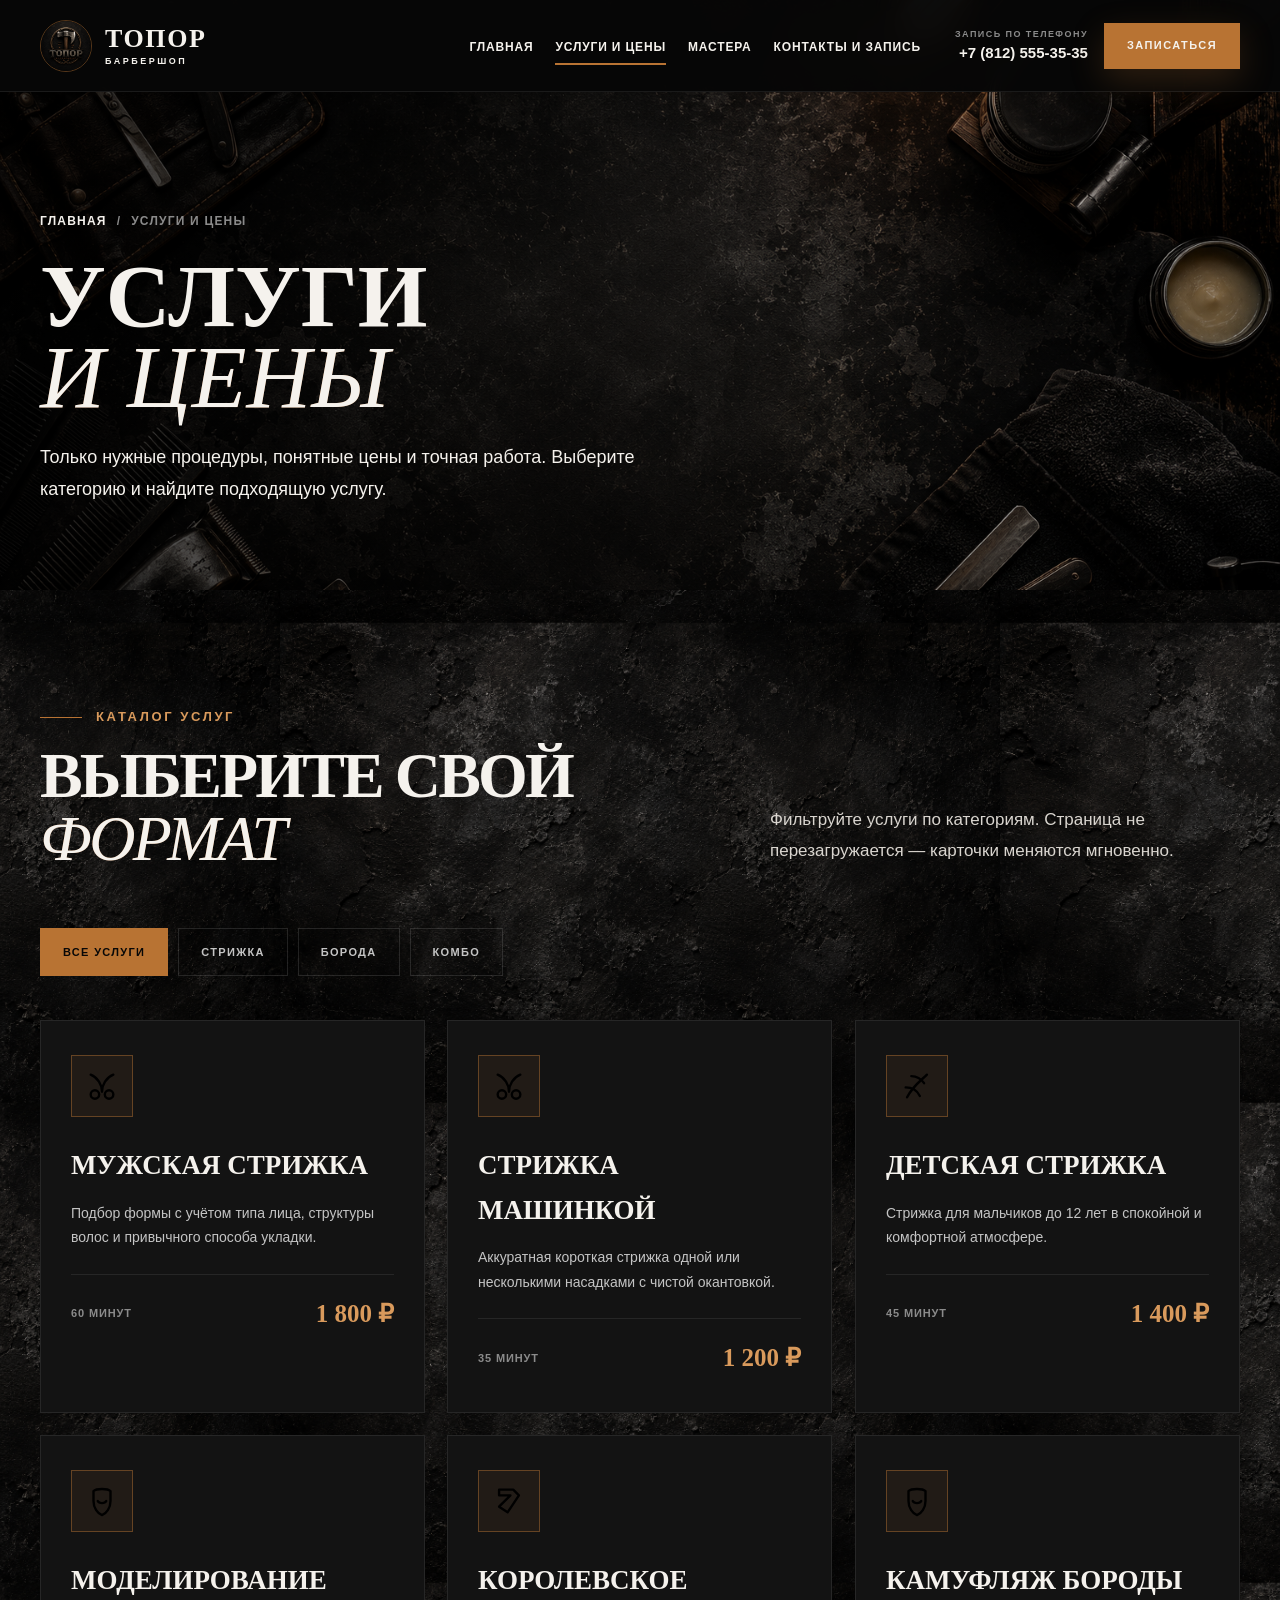
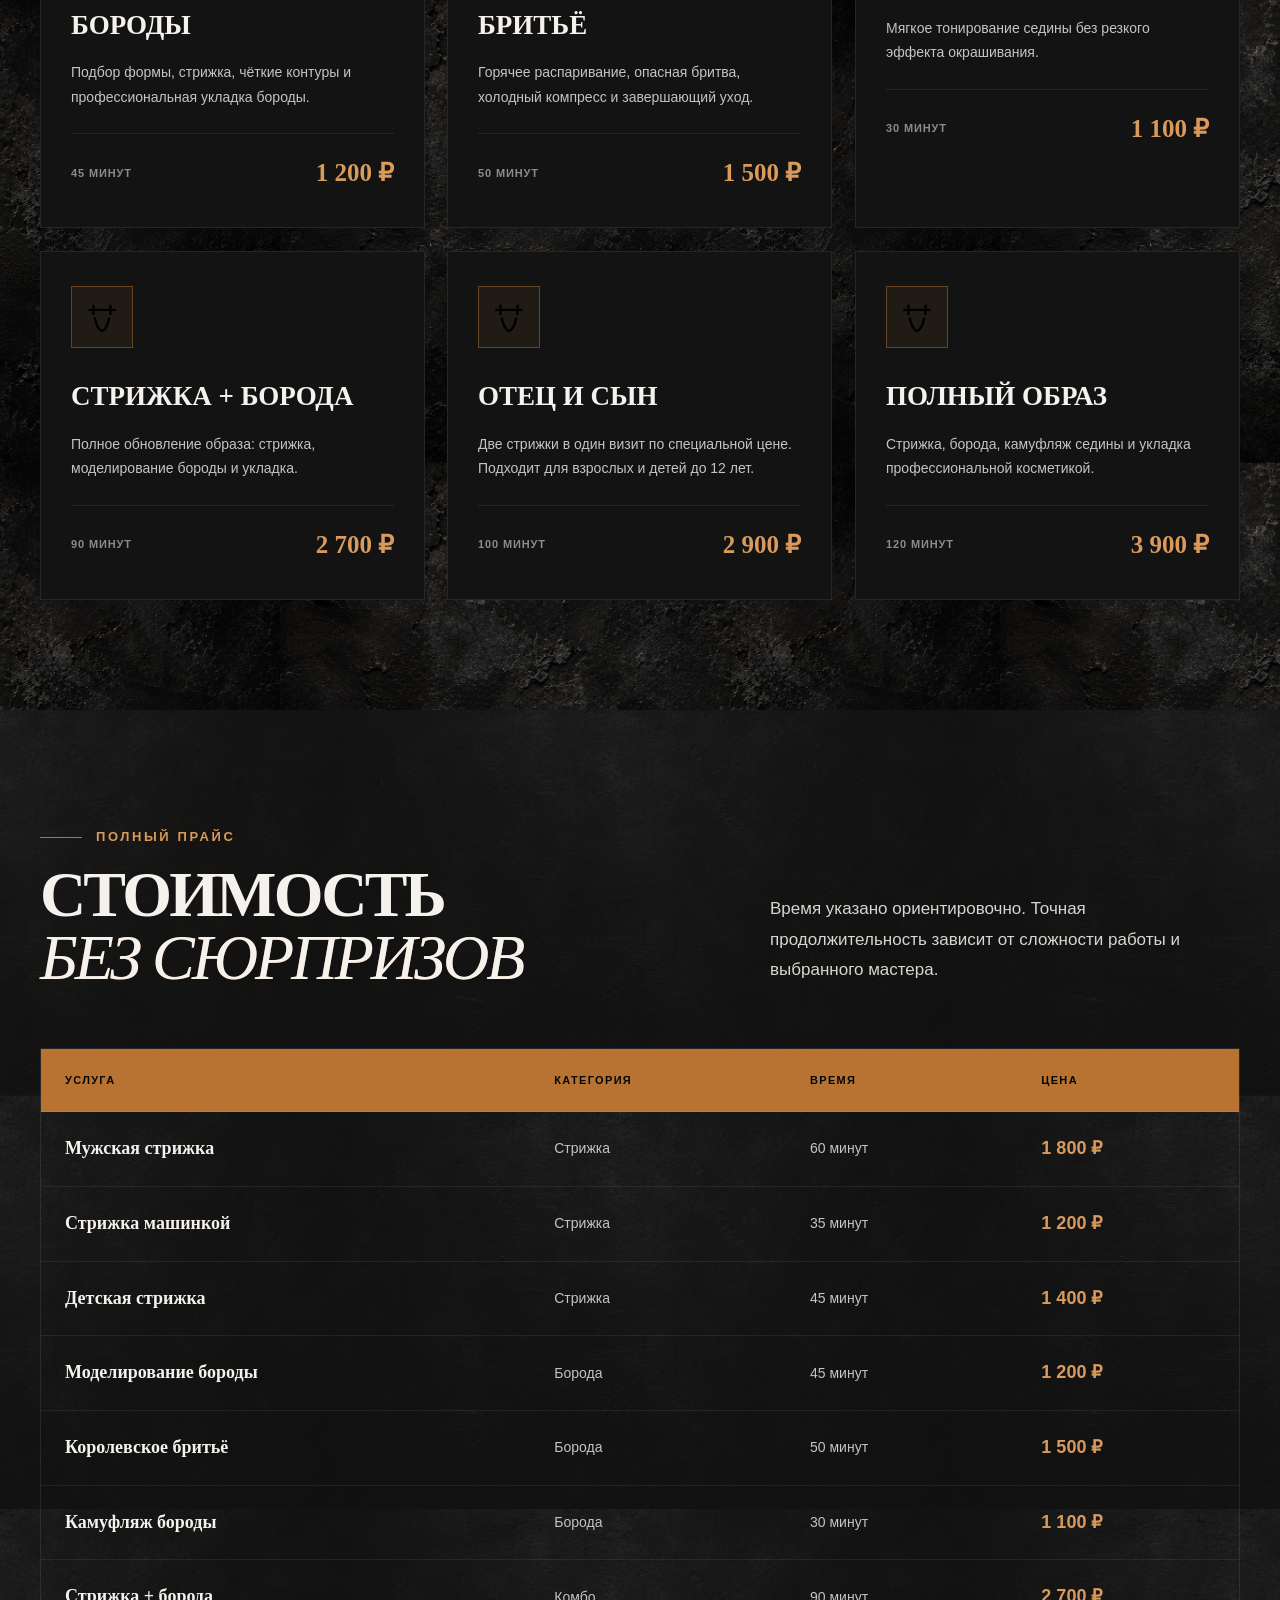
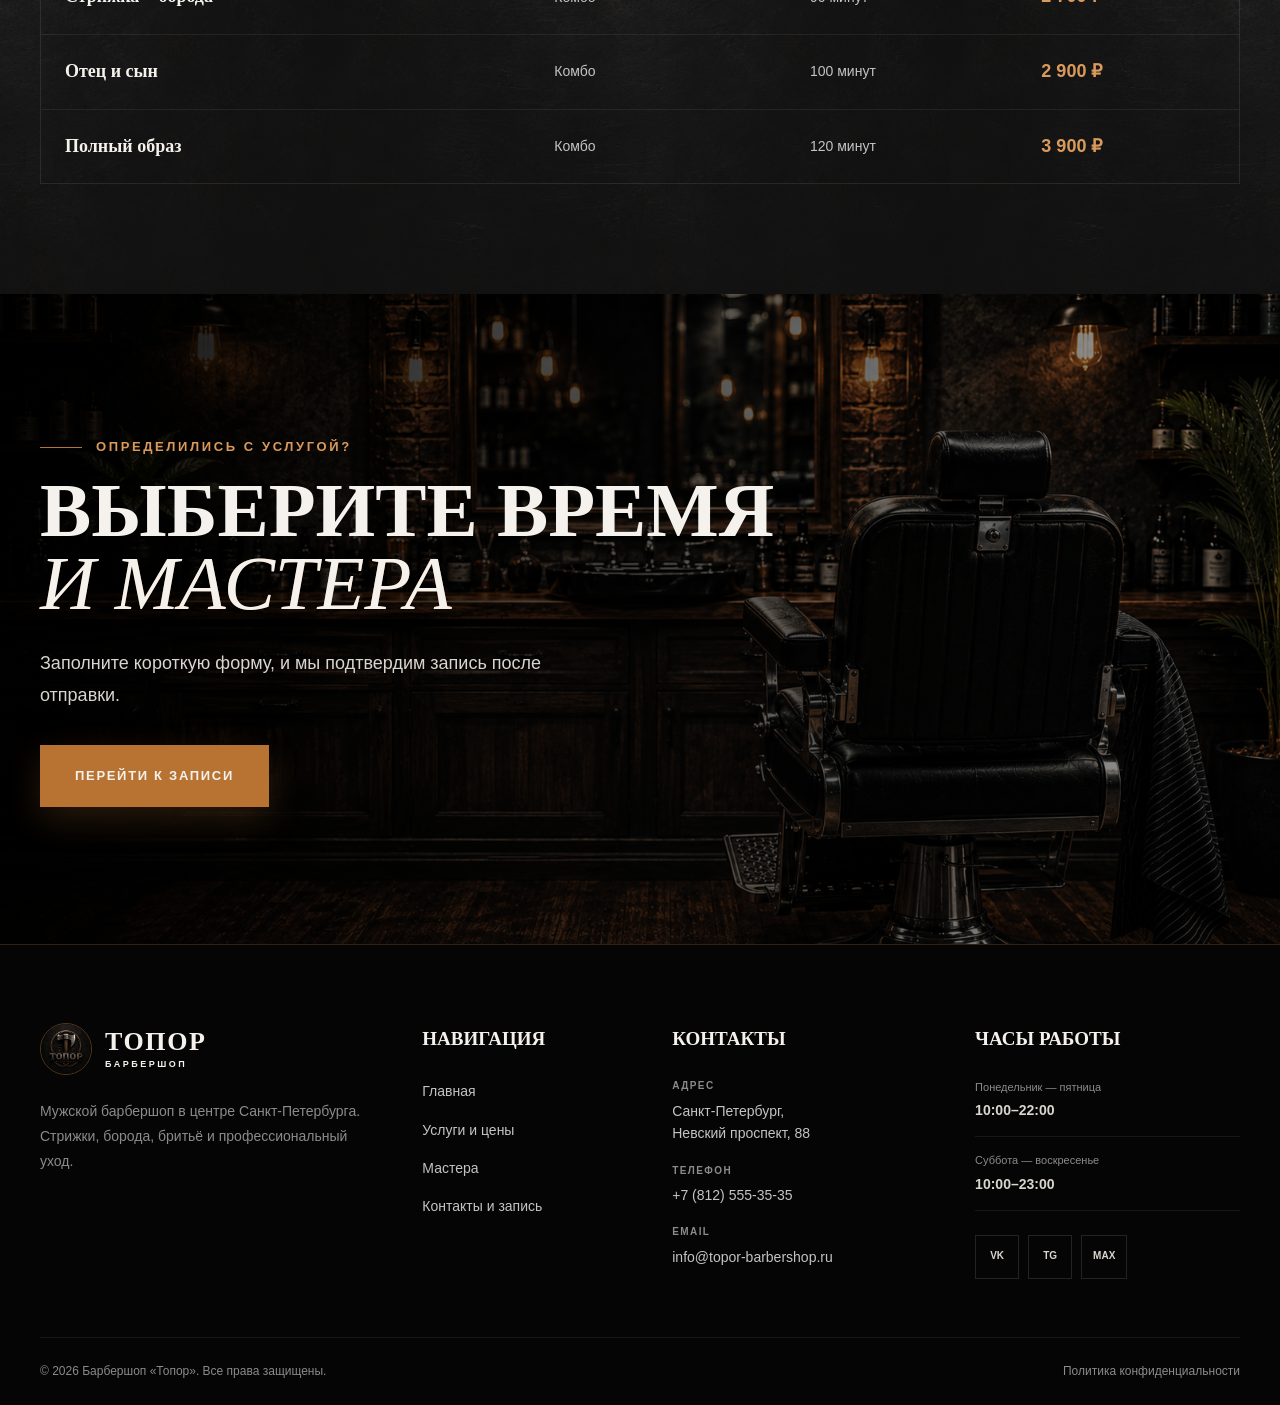
<file: barbershop-topor/services.html>
<!DOCTYPE html>
<html lang="ru">
<head>
    <meta charset="UTF-8">

    <meta
        name="viewport"
        content="width=device-width, initial-scale=1.0"
    >

    <title>Услуги и цены — барбершоп «Топор» в Санкт-Петербурге</title>

    <meta
        name="description"
        content="Услуги и цены барбершопа «Топор»: мужские стрижки, оформление бороды, комбо, королевское бритьё, камуфляж седины и укладка."
    >

    <meta
        name="keywords"
        content="цены барбершоп Санкт-Петербург, мужская стрижка цена, борода цена, барбершоп Топор"
    >

    <meta name="author" content="Барбершоп Топор">

    <meta property="og:type" content="website">
    <meta property="og:title" content="Услуги и цены — барбершоп «Топор»">
    <meta
        property="og:description"
        content="Мужские стрижки, оформление бороды, комбо и профессиональный уход в Санкт-Петербурге."
    >
    <meta property="og:url" content="https://ваш-домен.ru/services.html">
    <meta
        property="og:image"
        content="https://ваш-домен.ru/images/backgrounds/services-bg.jpg"
    >

    <meta name="theme-color" content="#0b0b0b">

    <link rel="icon" href="favicon.ico">

    <link
        rel="stylesheet"
        href="https://cdn.jsdelivr.net/npm/aos@2.3.4/dist/aos.css"
    >

    <link rel="stylesheet" href="css/style.css">
    <link rel="stylesheet" href="css/animations.css">
    <link rel="stylesheet" href="css/responsive.css">
    <link rel="stylesheet" href="css/final.css">

    <script type="application/ld+json">
    {
        "@context": "https://schema.org",
        "@type": "Barbershop",
        "name": "Барбершоп Топор",
        "url": "https://ваш-домен.ru/services.html",
        "telephone": "+7-812-555-35-35",
        "priceRange": "₽₽",
        "address": {
            "@type": "PostalAddress",
            "streetAddress": "Невский проспект, 88",
            "addressLocality": "Санкт-Петербург",
            "addressCountry": "RU"
        }
    }
    </script>
</head>

<body>

    <div class="page-overlay" id="pageOverlay"></div>

    <header class="header" id="header">
        <div class="container header__container">

            <a
                class="logo"
                href="index.html"
                aria-label="Барбершоп Топор — главная"
            >
                <img
                    class="logo__image"
                    src="images/logo/logo-topor-white.jpg"
                    alt="Логотип барбершопа Топор"
                >

                <span class="logo__text">
                    <span class="logo__name">Топор</span>
                    <span class="logo__caption">Барбершоп</span>
                </span>
            </a>

            <nav class="navigation" id="navigation">
                <button
                    class="navigation__close"
                    id="menuClose"
                    type="button"
                    aria-label="Закрыть меню"
                >
                    <span></span>
                    <span></span>
                </button>

                <ul class="navigation__list">
                    <li class="navigation__item">
                        <a
                            class="navigation__link"
                            href="index.html"
                        >
                            Главная
                        </a>
                    </li>

                    <li class="navigation__item">
                        <a
                            class="navigation__link navigation__link--active"
                            href="services.html"
                        >
                            Услуги и цены
                        </a>
                    </li>

                    <li class="navigation__item">
                        <a
                            class="navigation__link"
                            href="masters.html"
                        >
                            Мастера
                        </a>
                    </li>

                    <li class="navigation__item">
                        <a
                            class="navigation__link"
                            href="contacts.html"
                        >
                            Контакты и запись
                        </a>
                    </li>
                </ul>

                <div class="navigation__mobile-info">
                    <a href="tel:+78125553535">
                        +7 (812) 555-35-35
                    </a>

                    <span>
                        Санкт-Петербург, Невский проспект, 88
                    </span>
                </div>
            </nav>

            <div class="header__actions">
                <a
                    class="header__phone"
                    href="tel:+78125553535"
                >
                    <span class="header__phone-label">
                        Запись по телефону
                    </span>

                    <span class="header__phone-number">
                        +7 (812) 555-35-35
                    </span>
                </a>

                <a
                    class="button button--small button--copper"
                    href="contacts.html#booking"
                >
                    Записаться
                </a>

                <button
                    class="burger"
                    id="menuOpen"
                    type="button"
                    aria-label="Открыть меню"
                    aria-expanded="false"
                >
                    <span></span>
                    <span></span>
                    <span></span>
                </button>
            </div>

        </div>
    </header>

    <main>

        <section class="page-hero">
            <div
                class="page-hero__background"
                style="background-image: url('images/backgrounds/services-bg.jpg');"
            ></div>

            <div class="container">
                <div class="page-hero__content">

                    <nav
                        class="breadcrumbs"
                        aria-label="Хлебные крошки"
                        data-aos="fade-up"
                    >
                        <a href="index.html">Главная</a>
                        <span>/</span>
                        <span>Услуги и цены</span>
                    </nav>

                    <h1
                        class="page-hero__title"
                        data-aos="fade-up"
                        data-aos-delay="100"
                    >
                        Услуги
                        <span>и цены</span>
                    </h1>

                    <p
                        class="page-hero__description"
                        data-aos="fade-up"
                        data-aos-delay="200"
                    >
                        Только нужные процедуры, понятные цены и точная работа.
                        Выберите категорию и найдите подходящую услугу.
                    </p>

                </div>
            </div>
        </section>

        <section class="section">
            <div class="container">

                <div class="section-heading">
                    <div>
                        <p
                            class="section-label"
                            data-aos="fade-up"
                        >
                            Каталог услуг
                        </p>

                        <h2
                            class="section-title"
                            data-aos="fade-up"
                            data-aos-delay="100"
                        >
                            Выберите свой
                            <span>формат</span>
                        </h2>
                    </div>

                    <p
                        class="section-heading__description"
                        data-aos="fade-left"
                    >
                        Фильтруйте услуги по категориям. Страница не
                        перезагружается — карточки меняются мгновенно.
                    </p>
                </div>

                <div
                    class="services-filter"
                    role="group"
                    aria-label="Фильтрация услуг"
                    data-aos="fade-up"
                >
                    <button
                        class="filter-button active"
                        type="button"
                        data-filter="all"
                    >
                        Все услуги
                    </button>

                    <button
                        class="filter-button"
                        type="button"
                        data-filter="haircut"
                    >
                        Стрижка
                    </button>

                    <button
                        class="filter-button"
                        type="button"
                        data-filter="beard"
                    >
                        Борода
                    </button>

                    <button
                        class="filter-button"
                        type="button"
                        data-filter="combo"
                    >
                        Комбо
                    </button>
                </div>

                <div class="services-grid" id="servicesGrid">

                    <article
                        class="service-card"
                        data-category="haircut"
                        data-aos="fade-up"
                    >
                        <div class="service-card__icon">
                            <img
                                src="images/services/haircut.svg"
                                alt=""
                            >
                        </div>

                        <h3 class="service-card__title">
                            Мужская стрижка
                        </h3>

                        <p class="service-card__description">
                            Подбор формы с учётом типа лица, структуры волос
                            и привычного способа укладки.
                        </p>

                        <div class="service-card__meta">
                            <span class="service-card__duration">
                                60 минут
                            </span>

                            <strong class="service-card__price">
                                1 800 ₽
                            </strong>
                        </div>
                    </article>

                    <article
                        class="service-card"
                        data-category="haircut"
                        data-aos="fade-up"
                        data-aos-delay="50"
                    >
                        <div class="service-card__icon">
                            <img
                                src="images/services/haircut.svg"
                                alt=""
                            >
                        </div>

                        <h3 class="service-card__title">
                            Стрижка машинкой
                        </h3>

                        <p class="service-card__description">
                            Аккуратная короткая стрижка одной или несколькими
                            насадками с чистой окантовкой.
                        </p>

                        <div class="service-card__meta">
                            <span class="service-card__duration">
                                35 минут
                            </span>

                            <strong class="service-card__price">
                                1 200 ₽
                            </strong>
                        </div>
                    </article>

                    <article
                        class="service-card"
                        data-category="haircut"
                        data-aos="fade-up"
                        data-aos-delay="100"
                    >
                        <div class="service-card__icon">
                            <img
                                src="images/services/styling.svg"
                                alt=""
                            >
                        </div>

                        <h3 class="service-card__title">
                            Детская стрижка
                        </h3>

                        <p class="service-card__description">
                            Стрижка для мальчиков до 12 лет в спокойной и
                            комфортной атмосфере.
                        </p>

                        <div class="service-card__meta">
                            <span class="service-card__duration">
                                45 минут
                            </span>

                            <strong class="service-card__price">
                                1 400 ₽
                            </strong>
                        </div>
                    </article>

                    <article
                        class="service-card"
                        data-category="beard"
                        data-aos="fade-up"
                    >
                        <div class="service-card__icon">
                            <img
                                src="images/services/beard.svg"
                                alt=""
                            >
                        </div>

                        <h3 class="service-card__title">
                            Моделирование бороды
                        </h3>

                        <p class="service-card__description">
                            Подбор формы, стрижка, чёткие контуры и
                            профессиональная укладка бороды.
                        </p>

                        <div class="service-card__meta">
                            <span class="service-card__duration">
                                45 минут
                            </span>

                            <strong class="service-card__price">
                                1 200 ₽
                            </strong>
                        </div>
                    </article>

                    <article
                        class="service-card"
                        data-category="beard"
                        data-aos="fade-up"
                        data-aos-delay="50"
                    >
                        <div class="service-card__icon">
                            <img
                                src="images/services/shaving.svg"
                                alt=""
                            >
                        </div>

                        <h3 class="service-card__title">
                            Королевское бритьё
                        </h3>

                        <p class="service-card__description">
                            Горячее распаривание, опасная бритва, холодный
                            компресс и завершающий уход.
                        </p>

                        <div class="service-card__meta">
                            <span class="service-card__duration">
                                50 минут
                            </span>

                            <strong class="service-card__price">
                                1 500 ₽
                            </strong>
                        </div>
                    </article>

                    <article
                        class="service-card"
                        data-category="beard"
                        data-aos="fade-up"
                        data-aos-delay="100"
                    >
                        <div class="service-card__icon">
                            <img
                                src="images/services/beard.svg"
                                alt=""
                            >
                        </div>

                        <h3 class="service-card__title">
                            Камуфляж бороды
                        </h3>

                        <p class="service-card__description">
                            Мягкое тонирование седины без резкого эффекта
                            окрашивания.
                        </p>

                        <div class="service-card__meta">
                            <span class="service-card__duration">
                                30 минут
                            </span>

                            <strong class="service-card__price">
                                1 100 ₽
                            </strong>
                        </div>
                    </article>

                    <article
                        class="service-card"
                        data-category="combo"
                        data-aos="fade-up"
                    >
                        <div class="service-card__icon">
                            <img
                                src="images/services/combo.svg"
                                alt=""
                            >
                        </div>

                        <h3 class="service-card__title">
                            Стрижка + борода
                        </h3>

                        <p class="service-card__description">
                            Полное обновление образа: стрижка, моделирование
                            бороды и укладка.
                        </p>

                        <div class="service-card__meta">
                            <span class="service-card__duration">
                                90 минут
                            </span>

                            <strong class="service-card__price">
                                2 700 ₽
                            </strong>
                        </div>
                    </article>

                    <article
                        class="service-card"
                        data-category="combo"
                        data-aos="fade-up"
                        data-aos-delay="50"
                    >
                        <div class="service-card__icon">
                            <img
                                src="images/services/combo.svg"
                                alt=""
                            >
                        </div>

                        <h3 class="service-card__title">
                            Отец и сын
                        </h3>

                        <p class="service-card__description">
                            Две стрижки в один визит по специальной цене.
                            Подходит для взрослых и детей до 12 лет.
                        </p>

                        <div class="service-card__meta">
                            <span class="service-card__duration">
                                100 минут
                            </span>

                            <strong class="service-card__price">
                                2 900 ₽
                            </strong>
                        </div>
                    </article>

                    <article
                        class="service-card"
                        data-category="combo"
                        data-aos="fade-up"
                        data-aos-delay="100"
                    >
                        <div class="service-card__icon">
                            <img
                                src="images/services/combo.svg"
                                alt=""
                            >
                        </div>

                        <h3 class="service-card__title">
                            Полный образ
                        </h3>

                        <p class="service-card__description">
                            Стрижка, борода, камуфляж седины и укладка
                            профессиональной косметикой.
                        </p>

                        <div class="service-card__meta">
                            <span class="service-card__duration">
                                120 минут
                            </span>

                            <strong class="service-card__price">
                                3 900 ₽
                            </strong>
                        </div>
                    </article>

                </div>

            </div>
        </section>

        <section class="section home-services">
            <div class="home-services__texture"></div>

            <div class="container">

                <div class="section-heading">
                    <div>
                        <p
                            class="section-label"
                            data-aos="fade-up"
                        >
                            Полный прайс
                        </p>

                        <h2
                            class="section-title"
                            data-aos="fade-up"
                            data-aos-delay="100"
                        >
                            Стоимость
                            <span>без сюрпризов</span>
                        </h2>
                    </div>

                    <p
                        class="section-heading__description"
                        data-aos="fade-left"
                    >
                        Время указано ориентировочно. Точная продолжительность
                        зависит от сложности работы и выбранного мастера.
                    </p>
                </div>

                <div
                    class="price-table-wrap"
                    data-aos="fade-up"
                    data-aos-delay="100"
                >
                    <table class="price-table">
                        <thead>
                            <tr>
                                <th>Услуга</th>
                                <th>Категория</th>
                                <th>Время</th>
                                <th>Цена</th>
                            </tr>
                        </thead>

                        <tbody>
                            <tr>
                                <td>Мужская стрижка</td>
                                <td>Стрижка</td>
                                <td>60 минут</td>
                                <td>1 800 ₽</td>
                            </tr>

                            <tr>
                                <td>Стрижка машинкой</td>
                                <td>Стрижка</td>
                                <td>35 минут</td>
                                <td>1 200 ₽</td>
                            </tr>

                            <tr>
                                <td>Детская стрижка</td>
                                <td>Стрижка</td>
                                <td>45 минут</td>
                                <td>1 400 ₽</td>
                            </tr>

                            <tr>
                                <td>Моделирование бороды</td>
                                <td>Борода</td>
                                <td>45 минут</td>
                                <td>1 200 ₽</td>
                            </tr>

                            <tr>
                                <td>Королевское бритьё</td>
                                <td>Борода</td>
                                <td>50 минут</td>
                                <td>1 500 ₽</td>
                            </tr>

                            <tr>
                                <td>Камуфляж бороды</td>
                                <td>Борода</td>
                                <td>30 минут</td>
                                <td>1 100 ₽</td>
                            </tr>

                            <tr>
                                <td>Стрижка + борода</td>
                                <td>Комбо</td>
                                <td>90 минут</td>
                                <td>2 700 ₽</td>
                            </tr>

                            <tr>
                                <td>Отец и сын</td>
                                <td>Комбо</td>
                                <td>100 минут</td>
                                <td>2 900 ₽</td>
                            </tr>

                            <tr>
                                <td>Полный образ</td>
                                <td>Комбо</td>
                                <td>120 минут</td>
                                <td>3 900 ₽</td>
                            </tr>
                        </tbody>
                    </table>
                </div>

            </div>
        </section>

        <section class="final-cta">
            <div
                class="final-cta__background"
                style="background-image: url('images/backgrounds/final-cta.jpg');"
            ></div>

            <div class="final-cta__overlay"></div>

            <div class="container final-cta__container">

                <div
                    class="final-cta__content"
                    data-aos="zoom-in"
                >
                    <p class="section-label">
                        Определились с услугой?
                    </p>

                    <h2 class="final-cta__title">
                        Выберите время
                        <span>и мастера</span>
                    </h2>

                    <p class="final-cta__description">
                        Заполните короткую форму, и мы подтвердим запись
                        после отправки.
                    </p>

                    <a
                        class="button button--copper button--large"
                        href="contacts.html#booking"
                    >
                        Перейти к записи
                    </a>
                </div>

            </div>
        </section>

    </main>

    <footer class="footer">
        <div class="container">

            <div class="footer__top">

                <div class="footer__brand">
                    <a
                        class="logo footer__logo"
                        href="index.html"
                    >
                        <img
                            class="logo__image"
                            src="images/logo/logo-topor-white.jpg"
                            alt="Логотип барбершопа Топор"
                        >

                        <span class="logo__text">
                            <span class="logo__name">Топор</span>
                            <span class="logo__caption">Барбершоп</span>
                        </span>
                    </a>

                    <p class="footer__description">
                        Мужской барбершоп в центре Санкт-Петербурга.
                        Стрижки, борода, бритьё и профессиональный уход.
                    </p>
                </div>

                <div class="footer__column">
                    <h3 class="footer__title">Навигация</h3>

                    <ul class="footer__links">
                        <li><a href="index.html">Главная</a></li>
                        <li><a href="services.html">Услуги и цены</a></li>
                        <li><a href="masters.html">Мастера</a></li>
                        <li><a href="contacts.html">Контакты и запись</a></li>
                    </ul>
                </div>

                <div class="footer__column">
                    <h3 class="footer__title">Контакты</h3>

                    <ul class="footer__contacts">
                        <li>
                            <span>Адрес</span>
                            <p>
                                Санкт-Петербург,<br>
                                Невский проспект, 88
                            </p>
                        </li>

                        <li>
                            <span>Телефон</span>
                            <a href="tel:+78125553535">
                                +7 (812) 555-35-35
                            </a>
                        </li>

                        <li>
                            <span>Email</span>
                            <a href="mailto:info@topor-barbershop.ru">
                                info@topor-barbershop.ru
                            </a>
                        </li>
                    </ul>
                </div>

                <div class="footer__column">
                    <h3 class="footer__title">Часы работы</h3>

                    <ul class="footer__schedule">
                        <li>
                            <span>Понедельник — пятница</span>
                            <strong>10:00–22:00</strong>
                        </li>

                        <li>
                            <span>Суббота — воскресенье</span>
                            <strong>10:00–23:00</strong>
                        </li>
                    </ul>

                    <div class="footer__socials">
                        <a href="#" aria-label="ВКонтакте">VK</a>
                        <a href="#" aria-label="Telegram">TG</a>
                        <a href="#" aria-label="MAX">MAX</a>
                    </div>
                </div>

            </div>

            <div class="footer__bottom">
                <p>
                    © <span id="currentYear"></span>
                    Барбершоп «Топор». Все права защищены.
                </p>

                <a href="#">Политика конфиденциальности</a>
            </div>

        </div>
    </footer>

    <button
        class="scroll-top"
        id="scrollTop"
        type="button"
        aria-label="Вернуться наверх"
    >
        ↑
    </button>

    <script src="https://cdn.jsdelivr.net/npm/aos@2.3.4/dist/aos.js"></script>

    <script src="js/main.js"></script>
    <script src="js/services-filter.js"></script>

</body>
</html>
</file>
<file: barbershop-topor/css/style.css>
/* =========================================================
   БАРБЕРШОП «ТОПОР»
   Основные стили сайта
   ========================================================= */


/* =========================================================
   1. ПЕРЕМЕННЫЕ
   ========================================================= */

:root {
    --color-black: #070707;
    --color-black-soft: #0d0d0d;
    --color-dark: #131313;
    --color-dark-light: #1b1b1b;
    --color-gray-dark: #252525;
    --color-gray: #8b8b8b;
    --color-gray-light: #c4c4c4;
    --color-white: #f5f2ed;
    --color-white-soft: #d9d5cf;
    --color-copper: #b87333;
    --color-copper-light: #d99a5c;
    --color-copper-dark: #7d451c;
    --color-error: #d35b52;
    --color-success: #69a66a;

    --font-heading: Georgia, "Times New Roman", serif;
    --font-body: Arial, Helvetica, sans-serif;

    --container-width: 1320px;
    --header-height: 92px;

    --transition-fast: 0.2s ease;
    --transition-base: 0.35s ease;
    --transition-slow: 0.6s ease;

    --shadow-dark: 0 18px 50px rgba(0, 0, 0, 0.35);
    --shadow-copper: 0 12px 35px rgba(184, 115, 51, 0.22);

    --border-dark: 1px solid rgba(255, 255, 255, 0.08);
    --border-copper: 1px solid rgba(184, 115, 51, 0.55);
}


/* =========================================================
   2. СБРОС СТИЛЕЙ
   ========================================================= */

*,
*::before,
*::after {
    box-sizing: border-box;
}

html {
    scroll-behavior: smooth;
}

body{
    margin:0;
    min-width:320px;
    overflow-x:hidden;

    background:#171717;

    color:var(--color-white);

    font-family:var(--font-body);

    font-size:16px;

    line-height:1.65;
}

body.menu-open,
body.modal-open {
    overflow: hidden;
}

img {
    display: block;
    max-width: 100%;
}

video {
    display: block;
    max-width: 100%;
}

a {
    color: inherit;
    text-decoration: none;
}

button,
input,
textarea,
select {
    font: inherit;
}

button {
    padding: 0;
    border: 0;
    background: none;
    color: inherit;
    cursor: pointer;
}

ul,
ol {
    margin: 0;
    padding: 0;
    list-style: none;
}

h1,
h2,
h3,
h4,
h5,
h6,
p {
    margin-top: 0;
}

::selection {
    background: var(--color-copper);
    color: var(--color-black);
}


/* =========================================================
   3. ОБЩИЕ КЛАССЫ
   ========================================================= */

.container {
    width: min(100% - 40px, var(--container-width));
    margin-inline: auto;
}

.section {
    position: relative;
    padding: 110px 0;
    overflow: hidden;
}

.section-label {
    display: inline-flex;
    align-items: center;
    gap: 14px;
    margin-bottom: 18px;
    color: var(--color-copper-light);
    font-size: 13px;
    font-weight: 700;
    letter-spacing: 0.2em;
    line-height: 1.4;
    text-transform: uppercase;
}

.section-label::before {
    width: 42px;
    height: 1px;
    background: var(--color-copper);
    content: "";
}

.section-title {
    max-width: 780px;
    margin-bottom: 0;
    color: var(--color-white);
    font-family: var(--font-heading);
    font-size: clamp(42px, 5vw, 76px);
    font-weight: 700;
    letter-spacing: -0.045em;
    line-height: 0.98;
    text-transform: uppercase;
}

.section-title span {
    display: block;
    color: var(--color-copper);
    font-style: italic;
    font-weight: 400;
}

.section-heading {
    display: flex;
    align-items: flex-end;
    justify-content: space-between;
    gap: 50px;
    margin-bottom: 58px;
}

.section-heading__description {
    max-width: 470px;
    margin-bottom: 4px;
    color: var(--color-gray-light);
    font-size: 17px;
    line-height: 1.8;
}

.text-link {
    display: inline-flex;
    align-items: center;
    gap: 14px;
    padding-bottom: 6px;
    border-bottom: 1px solid rgba(184, 115, 51, 0.45);
    color: var(--color-white);
    font-size: 13px;
    font-weight: 700;
    letter-spacing: 0.12em;
    text-transform: uppercase;
    transition:
        color var(--transition-base),
        border-color var(--transition-base),
        gap var(--transition-base);
}

.text-link span {
    color: var(--color-copper);
    font-size: 20px;
}

.text-link:hover {
    gap: 20px;
    border-color: var(--color-copper);
    color: var(--color-copper-light);
}


/* =========================================================
   4. КНОПКИ
   ========================================================= */

.button {
    position: relative;
    z-index: 1;
    display: inline-flex;
    align-items: center;
    justify-content: center;
    min-height: 54px;
    padding: 14px 28px;
    overflow: hidden;
    border: 1px solid transparent;
    color: var(--color-white);
    font-size: 13px;
    font-weight: 800;
    letter-spacing: 0.13em;
    line-height: 1.2;
    text-align: center;
    text-transform: uppercase;
    transition:
        color var(--transition-base),
        border-color var(--transition-base),
        transform var(--transition-base),
        box-shadow var(--transition-base);
}

.button::before {
    position: absolute;
    inset: 0;
    z-index: -1;
    background: var(--color-white);
    transform: scaleX(0);
    transform-origin: right;
    transition: transform var(--transition-base);
    content: "";
}

.button:hover::before {
    transform: scaleX(1);
    transform-origin: left;
}

.button:hover {
    transform: translateY(-3px);
    color: var(--color-black);
}

.button--copper {
    border-color: var(--color-copper);
    background: var(--color-copper);
    box-shadow: var(--shadow-copper);
}

.button--copper:hover {
    border-color: var(--color-white);
    box-shadow: 0 16px 42px rgba(0, 0, 0, 0.35);
}

.button--outline {
    border-color: rgba(255, 255, 255, 0.45);
    background: rgba(0, 0, 0, 0.18);
    backdrop-filter: blur(8px);
}

.button--outline:hover {
    border-color: var(--color-white);
}

.button--small {
    min-height: 46px;
    padding: 12px 22px;
    font-size: 11px;
}

.button--large {
    min-width: 220px;
    min-height: 62px;
    padding: 18px 34px;
}


/* =========================================================
   5. ШАПКА САЙТА
   ========================================================= */

.header {
    position: fixed;
    inset: 0 0 auto;
    z-index: 1000;
    height: var(--header-height);
    border-bottom: 1px solid rgba(255, 255, 255, 0.08);
    background: linear-gradient(
        to bottom,
        rgba(5, 5, 5, 0.95),
        rgba(5, 5, 5, 0.72)
    );
    backdrop-filter: blur(14px);
    transition:
        height var(--transition-base),
        background var(--transition-base),
        box-shadow var(--transition-base);
}

.header.scrolled {
    height: 76px;
    background: rgba(7, 7, 7, 0.97);
    box-shadow: 0 10px 35px rgba(0, 0, 0, 0.35);
}

.header__container {
    display: flex;
    align-items: center;
    justify-content: space-between;
    height: 100%;
    gap: 34px;
}

.logo {
    display: inline-flex;
    align-items: center;
    gap: 13px;
    flex-shrink: 0;
}

.logo__image {
    width: 52px;
    height: 52px;
    object-fit: contain;
}

.logo__text {
    display: flex;
    flex-direction: column;
    line-height: 1;
}

.logo__name {
    color: var(--color-white);
    font-family: var(--font-heading);
    font-size: 26px;
    font-weight: 700;
    letter-spacing: 0.06em;
    text-transform: uppercase;
}

.logo__caption {
    margin-top: 5px;
    color: var(--color-copper);
    font-size: 9px;
    font-weight: 700;
    letter-spacing: 0.28em;
    text-transform: uppercase;
}

.navigation {
    margin-left: auto;
}

.navigation__list {
    display: flex;
    align-items: center;
    gap: 30px;
}

.navigation__link {
    position: relative;
    display: inline-flex;
    padding: 34px 0 29px;
    color: var(--color-white-soft);
    font-size: 12px;
    font-weight: 700;
    letter-spacing: 0.07em;
    text-transform: uppercase;
    transition: color var(--transition-base);
}

.navigation__link::after {
    position: absolute;
    right: 0;
    bottom: 22px;
    left: 0;
    height: 2px;
    background: var(--color-copper);
    transform: scaleX(0);
    transform-origin: right;
    transition: transform var(--transition-base);
    content: "";
}

.navigation__link:hover,
.navigation__link--active {
    color: var(--color-copper-light);
}

.navigation__link:hover::after,
.navigation__link--active::after {
    transform: scaleX(1);
    transform-origin: left;
}

.navigation__close,
.navigation__mobile-info {
    display: none;
}

.header__actions {
    display: flex;
    align-items: center;
    gap: 22px;
}

.header__phone {
    display: flex;
    flex-direction: column;
    align-items: flex-end;
    line-height: 1.2;
}

.header__phone-label {
    margin-bottom: 5px;
    color: var(--color-gray);
    font-size: 9px;
    font-weight: 700;
    letter-spacing: 0.16em;
    text-transform: uppercase;
}

.header__phone-number {
    color: var(--color-white);
    font-size: 15px;
    font-weight: 700;
    transition: color var(--transition-base);
}

.header__phone:hover .header__phone-number {
    color: var(--color-copper-light);
}

.burger {
    display: none;
    width: 42px;
    height: 42px;
    padding: 10px 6px;
}

.burger span {
    display: block;
    width: 100%;
    height: 2px;
    margin: 5px 0;
    background: var(--color-white);
    transition:
        transform var(--transition-base),
        opacity var(--transition-base);
}

.page-overlay {
    position: fixed;
    inset: 0;
    z-index: 990;
    visibility: hidden;
    background: rgba(0, 0, 0, 0.78);
    opacity: 0;
    pointer-events: none;
    transition:
        opacity var(--transition-base),
        visibility var(--transition-base);
}

.page-overlay.active {
    visibility: visible;
    opacity: 1;
    pointer-events: auto;
}


/* =========================================================
   6. HERO
   ========================================================= */

.hero {
    position: relative;
    display: flex;
    align-items: center;
    min-height: 100vh;
    padding: calc(var(--header-height) + 70px) 0 95px;
    overflow: hidden;
    background:
linear-gradient(
135deg,
#1b1b1b,
#252525,
#141414
);
}

.hero__video {
    position: absolute;
    inset: 0;
    width: 100%;
    height: 100%;
    object-fit: cover;
}

.hero__overlay{

position:absolute;

inset:0;

background:

linear-gradient(

90deg,

rgba(0,0,0,.45),

rgba(0,0,0,.20)

);

}


.hero__texture {
    position: absolute;
    inset: 0;
    background:
        url("../images/backgrounds/texture-metal.jpg") center / 700px repeat;
    mix-blend-mode: soft-light;
    opacity: 0.22;
    pointer-events: none;
}

.hero__container {
    position: relative;
    z-index: 2;
    display: grid;
    grid-template-columns: minmax(0, 1fr) 260px;
    align-items: end;
    gap: 70px;
}

.hero__content {
    max-width: 920px;
}

.hero__label {
    margin-bottom: 26px;
}

.hero__title {
    max-width: 950px;
    margin-bottom: 28px;
    font-family: var(--font-heading);
    font-size: clamp(58px, 7vw, 112px);
    font-weight: 700;
    letter-spacing: -0.055em;
    line-height: 0.88;
    text-transform: uppercase;
    text-shadow: 0 8px 34px rgba(0, 0, 0, 0.45);
}

.hero__title span {
    display: block;
    margin-top: 12px;
    color: var(--color-copper);
    font-style: italic;
    font-weight: 400;
}

.hero__description {
    max-width: 680px;
    margin-bottom: 38px;
    color: var(--color-white-soft);
    font-size: 18px;
    line-height: 1.8;
}

.hero__buttons {
    display: flex;
    flex-wrap: wrap;
    gap: 14px;
}

.hero__facts {
    display: grid;
    gap: 22px;
    padding-left: 28px;
    border-left: 1px solid rgba(184, 115, 51, 0.45);
}

.hero-fact {
    padding-bottom: 20px;
    border-bottom: 1px solid rgba(255, 255, 255, 0.09);
}

.hero-fact:last-child {
    padding-bottom: 0;
    border-bottom: 0;
}

.hero-fact__number {
    display: block;
    margin-bottom: 5px;
    color: var(--color-copper-light);
    font-family: var(--font-heading);
    font-size: 35px;
    font-weight: 700;
    line-height: 1;
}

.hero-fact__text {
    display: block;
    color: var(--color-gray-light);
    font-size: 12px;
    font-weight: 600;
    letter-spacing: 0.08em;
    line-height: 1.5;
    text-transform: uppercase;
}

.hero__scroll {
    position: absolute;
    bottom: 32px;
    left: 50%;
    z-index: 3;
    display: flex;
    align-items: center;
    gap: 13px;
    color: var(--color-gray-light);
    font-size: 9px;
    font-weight: 700;
    letter-spacing: 0.18em;
    text-transform: uppercase;
    transform: translateX(-50%);
}

.hero__scroll-line {
    position: relative;
    width: 48px;
    height: 1px;
    overflow: hidden;
    background: rgba(255, 255, 255, 0.25);
}

.hero__scroll-line::after {
    position: absolute;
    top: 0;
    left: -100%;
    width: 100%;
    height: 1px;
    background: var(--color-copper);
    animation: scrollLine 2s linear infinite;
    content: "";
}


/* =========================================================
   7. БЕГУЩАЯ СТРОКА
   ========================================================= */

.ticker {
    overflow: hidden;
    border-top: 1px solid rgba(184, 115, 51, 0.25);
    border-bottom: 1px solid rgba(184, 115, 51, 0.25);
    background: var(--color-copper);
}

.ticker__track {
    display: flex;
    align-items: center;
    width: max-content;
    padding: 19px 0;
    color: var(--color-black);
    font-family: var(--font-heading);
    font-size: 19px;
    font-weight: 700;
    letter-spacing: 0.09em;
    text-transform: uppercase;
    animation: tickerMove 28s linear infinite;
}

.ticker__track span {
    white-space: nowrap;
}

.ticker__symbol {
    margin: 0 28px;
    font-size: 13px;
}


/* =========================================================
   8. ПРЕИМУЩЕСТВА
   ========================================================= */

.advantages {
    background:
        radial-gradient(
            circle at 90% 10%,
            rgba(184, 115, 51, 0.12),
            transparent 32%
        ),
        var(--color-black-soft);
}

.advantages__grid {
    display: grid;
    grid-template-columns: repeat(4, 1fr);
    border-top: var(--border-dark);
    border-left: var(--border-dark);
}

.advantage-card {
    position: relative;
    min-height: 330px;
    padding: 38px 30px 32px;
    overflow: hidden;
    border-right: var(--border-dark);
    border-bottom: var(--border-dark);
    background: rgba(255, 255, 255, 0.015);
    transition:
        background var(--transition-base),
        transform var(--transition-base);
}

.advantage-card::before {
    position: absolute;
    inset: auto 0 0;
    height: 4px;
    background: var(--color-copper);
    transform: scaleX(0);
    transform-origin: left;
    transition: transform var(--transition-base);
    content: "";
}

.advantage-card:hover {
    z-index: 2;
    background: rgba(184, 115, 51, 0.07);
    transform: translateY(-6px);
}

.advantage-card:hover::before {
    transform: scaleX(1);
}

.advantage-card__number {
    position: absolute;
    top: 20px;
    right: 24px;
    color: rgba(255, 255, 255, 0.06);
    font-family: var(--font-heading);
    font-size: 62px;
    font-weight: 700;
    line-height: 1;
}

.advantage-card__icon {
    display: grid;
    place-items: center;
    width: 68px;
    height: 68px;
    margin-bottom: 34px;
    border: 1px solid rgba(184, 115, 51, 0.45);
    background: rgba(184, 115, 51, 0.08);
}

.advantage-card__icon img {
    width: 36px;
    height: 36px;
    object-fit: contain;
}

.advantage-card__title {
    margin-bottom: 16px;
    font-family: var(--font-heading);
    font-size: 26px;
    line-height: 1.15;
    text-transform: uppercase;
}

.advantage-card__text {
    margin-bottom: 0;
    color: var(--color-gray-light);
    font-size: 15px;
    line-height: 1.75;
}


/* =========================================================
   9. УСЛУГИ НА ГЛАВНОЙ
   ========================================================= */

.home-services {
    background: var(--color-dark);
}

.home-services__texture {
    position: absolute;
    inset: 0;
    background:
        linear-gradient(
            135deg,
            rgba(184, 115, 51, 0.05),
            transparent 42%
        ),
        url("../images/backgrounds/texture-metal.jpg") center / 620px repeat;
    opacity: 0.12;
    pointer-events: none;
}

.home-services .container {
    position: relative;
    z-index: 2;
}

.home-services__grid {
    display: grid;
    grid-template-columns: 1.15fr 0.85fr 0.85fr;
    gap: 18px;
}

.service-preview {
    position: relative;
    min-height: 520px;
    overflow: hidden;
    background: var(--color-black);
}

.service-preview__image,
.service-preview__image img {
    width: 100%;
    height: 100%;
}

.service-preview__image {
    position: absolute;
    inset: 0;
}

.service-preview__image img {
    object-fit: cover;
    filter: grayscale(0.75) contrast(1.08);
    transition:
        transform 0.8s ease,
        filter 0.8s ease;
}

.service-preview__overlay {
    position: absolute;
    inset: 0;
    background:
        linear-gradient(
            to top,
            rgba(0, 0, 0, 0.94),
            rgba(0, 0, 0, 0.18) 68%
        );
}

.service-preview__content {
    position: absolute;
    inset: auto 0 0;
    z-index: 2;
    padding: 32px;
}

.service-preview__number {
    display: block;
    margin-bottom: 18px;
    color: var(--color-copper-light);
    font-size: 12px;
    font-weight: 700;
    letter-spacing: 0.18em;
}

.service-preview__title {
    margin-bottom: 12px;
    font-family: var(--font-heading);
    font-size: 36px;
    line-height: 1.05;
    text-transform: uppercase;
}

.service-preview__price {
    margin-bottom: 0;
    color: var(--color-copper-light);
    font-size: 15px;
    font-weight: 700;
    letter-spacing: 0.08em;
    text-transform: uppercase;
}

.service-preview::after {
    position: absolute;
    inset: 14px;
    z-index: 3;
    border: 1px solid rgba(184, 115, 51, 0);
    transition: border-color var(--transition-base);
    content: "";
    pointer-events: none;
}

.service-preview:hover::after {
    border-color: rgba(184, 115, 51, 0.58);
}

.service-preview:hover .service-preview__image img {
    filter: grayscale(0.15) contrast(1.06);
    transform: scale(1.06);
}


/* =========================================================
   10. СЛАЙДЕР РАБОТ
   ========================================================= */

.works {
    background: var(--color-black-soft);
}

.slider-controls {
    display: flex;
    gap: 10px;
}

.slider-button {
    display: grid;
    place-items: center;
    width: 54px;
    height: 54px;
    border: 1px solid rgba(255, 255, 255, 0.16);
    color: var(--color-white);
    font-size: 20px;
    transition:
        color var(--transition-base),
        border-color var(--transition-base),
        background var(--transition-base),
        transform var(--transition-base);
}

.slider-button:hover {
    border-color: var(--color-copper);
    background: var(--color-copper);
    color: var(--color-black);
    transform: translateY(-3px);
}

.works-slider {
    overflow: visible;
}

.work-card {
    position: relative;
    height: 510px;
    overflow: hidden;
    background: var(--color-dark);
}

.work-card img {
    width: 100%;
    height: 100%;
    object-fit: cover;
    filter: grayscale(0.75) contrast(1.05);
    transition:
        transform 0.8s ease,
        filter 0.8s ease;
}

.work-card__overlay {
    position: absolute;
    inset: auto 0 0;
    padding: 30px;
    background: linear-gradient(
        to top,
        rgba(0, 0, 0, 0.96),
        rgba(0, 0, 0, 0)
    );
    transform: translateY(24px);
    transition: transform var(--transition-base);
}

.work-card__overlay span {
    display: block;
    margin-bottom: 9px;
    color: var(--color-copper-light);
    font-size: 11px;
    font-weight: 700;
    letter-spacing: 0.16em;
    text-transform: uppercase;
}

.work-card__overlay h3 {
    max-width: 340px;
    margin-bottom: 0;
    font-family: var(--font-heading);
    font-size: 28px;
    line-height: 1.1;
    text-transform: uppercase;
}

.work-card:hover img {
    filter: grayscale(0.12) contrast(1.05);
    transform: scale(1.06);
}

.work-card:hover .work-card__overlay {
    transform: translateY(0);
}

.works-pagination {
    position: static;
    margin-top: 30px;
}

.works-pagination .swiper-pagination-bullet {
    width: 28px;
    height: 3px;
    border-radius: 0;
    background: rgba(255, 255, 255, 0.24);
    opacity: 1;
}

.works-pagination .swiper-pagination-bullet-active {
    background: var(--color-copper);
}


/* =========================================================
   11. АКЦИЯ МЕСЯЦА
   ========================================================= */

.promotion {
    background:
        linear-gradient(
            90deg,
            rgba(184, 115, 51, 0.07),
            transparent 45%
        ),
        var(--color-dark);
}

.promotion__box {
    display: grid;
    grid-template-columns: 1.05fr 0.95fr;
    min-height: 650px;
    border: 1px solid rgba(184, 115, 51, 0.28);
    background: var(--color-black-soft);
    box-shadow: var(--shadow-dark);
}

.promotion__image {
    position: relative;
    min-height: 650px;
    overflow: hidden;
}

.promotion__image::after {
    position: absolute;
    inset: 0;
    background: linear-gradient(
        90deg,
        transparent 55%,
        var(--color-black-soft)
    );
    content: "";
}

.promotion__image img {
    width: 100%;
    height: 100%;
    object-fit: cover;
    filter: grayscale(0.55) contrast(1.08);
}

.promotion__badge {
    position: absolute;
    top: 34px;
    left: 34px;
    z-index: 2;
    padding: 11px 17px;
    background: var(--color-copper);
    color: var(--color-black);
    font-size: 11px;
    font-weight: 800;
    letter-spacing: 0.15em;
    text-transform: uppercase;
}

.promotion__content {
    display: flex;
    flex-direction: column;
    justify-content: center;
    padding: 70px;
}

.promotion__title {
    margin-bottom: 27px;
    font-family: var(--font-heading);
    font-size: clamp(42px, 4.5vw, 68px);
    line-height: 0.98;
    text-transform: uppercase;
}

.promotion__title span {
    display: block;
    color: var(--color-copper);
    font-style: italic;
    font-weight: 400;
}

.promotion__description {
    max-width: 520px;
    margin-bottom: 30px;
    color: var(--color-gray-light);
    font-size: 17px;
    line-height: 1.8;
}

.promotion__price {
    display: flex;
    align-items: baseline;
    gap: 22px;
    margin-bottom: 22px;
}

.promotion__old-price {
    color: var(--color-gray);
    font-size: 21px;
    text-decoration: line-through;
}

.promotion__new-price {
    color: var(--color-copper-light);
    font-family: var(--font-heading);
    font-size: 48px;
    font-weight: 700;
    line-height: 1;
}

.promotion__note {
    max-width: 430px;
    margin-bottom: 32px;
    color: var(--color-gray);
    font-size: 13px;
}


/* =========================================================
   12. МАСТЕРА НА ГЛАВНОЙ
   ========================================================= */

.home-masters {
    background: var(--color-black-soft);
}

.home-masters__grid {
    display: grid;
    grid-template-columns: repeat(3, 1fr);
    gap: 24px;
}

.master-preview {
    background: var(--color-dark);
}

.master-preview__image {
    position: relative;
    display: block;
    height: 510px;
    overflow: hidden;
}

.master-preview__image::after {
    position: absolute;
    inset: 0;
    background: linear-gradient(
        to top,
        rgba(0, 0, 0, 0.45),
        transparent 45%
    );
    content: "";
}

.master-preview__image img {
    width: 100%;
    height: 100%;
    object-fit: cover;
    filter: grayscale(0.72) contrast(1.05);
    transition:
        transform 0.8s ease,
        filter 0.8s ease;
}

.master-preview:hover .master-preview__image img {
    filter: grayscale(0.08) contrast(1.03);
    transform: scale(1.05);
}

.master-preview__info {
    display: flex;
    align-items: flex-start;
    justify-content: space-between;
    gap: 20px;
    padding: 26px 24px 28px;
    border-top: 2px solid var(--color-copper);
}

.master-preview__name {
    margin-bottom: 6px;
    font-family: var(--font-heading);
    font-size: 25px;
    line-height: 1.1;
    text-transform: uppercase;
}

.master-preview__role {
    margin-bottom: 0;
    color: var(--color-copper-light);
    font-size: 11px;
    font-weight: 700;
    letter-spacing: 0.14em;
    text-transform: uppercase;
}

.master-preview__experience {
    flex-shrink: 0;
    color: var(--color-gray);
    font-size: 11px;
    font-weight: 700;
    letter-spacing: 0.08em;
    text-align: right;
    text-transform: uppercase;
}


/* =========================================================
   13. ОТЗЫВЫ
   ========================================================= */

.reviews {
    background: var(--color-dark);
}

.reviews__texture {
    position: absolute;
    inset: 0;
    background:
        url("../images/backgrounds/texture-metal.jpg") center / 680px repeat;
    opacity: 0.08;
}

.reviews .container {
    position: relative;
    z-index: 2;
}

.reviews__grid {
    display: grid;
    grid-template-columns: repeat(3, 1fr);
    gap: 20px;
}

.review-card {
    position: relative;
    min-height: 360px;
    padding: 36px 32px;
    border: 1px solid rgba(184, 115, 51, 0.28);
    background:
        linear-gradient(
            145deg,
            rgba(255, 255, 255, 0.04),
            rgba(184, 115, 51, 0.04)
        ),
        #181818;
    box-shadow: 0 18px 45px rgba(0, 0, 0, 0.32);
    transition:
        border-color var(--transition-base),
        background var(--transition-base),
        transform var(--transition-base),
        box-shadow var(--transition-base);
}

.review-card::before {
    position: absolute;
    top: 16px;
    right: 24px;
    color: rgba(184, 115, 51, 0.12);
    font-family: Georgia, serif;
    font-size: 110px;
    line-height: 1;
    content: "“";
}

.review-card:hover {
    border-color: rgba(184, 115, 51, 0.45);
    background: rgba(184, 115, 51, 0.05);
    transform: translateY(-6px);
}

.review-card__rating {
    position: relative;
    z-index: 2;
    margin-bottom: 24px;
    color: var(--color-copper-light);
    font-size: 14px;
    letter-spacing: 0.2em;
}

.review-card__text {
    position: relative;
    z-index: 2;
    margin-bottom: 34px;
    color: var(--color-white-soft);
    font-family: var(--font-heading);
    font-size: 20px;
    font-style: italic;
    line-height: 1.55;
}

.review-card__author {
    position: absolute;
    right: 32px;
    bottom: 30px;
    left: 32px;
    display: flex;
    align-items: center;
    gap: 15px;
}

.review-card__avatar {
    display: grid;
    place-items: center;
    width: 48px;
    height: 48px;
    flex-shrink: 0;
    border: 1px solid rgba(184, 115, 51, 0.55);
    background: rgba(184, 115, 51, 0.1);
    color: var(--color-copper-light);
    font-size: 12px;
    font-weight: 800;
}

.review-card__author h3 {
    margin-bottom: 3px;
    font-size: 15px;
}

.review-card__author p {
    margin-bottom: 0;
    color: var(--color-gray);
    font-size: 12px;
}


/* =========================================================
   14. ФИНАЛЬНЫЙ CTA
   ========================================================= */

.final-cta {
    position: relative;
    min-height: 650px;
    overflow: hidden;
}

.final-cta__background {
    position: absolute;
    inset: 0;
    background:
        url("../images/backgrounds/final-cta.jpg") center / cover no-repeat;
    transform: scale(1.04);
}

.final-cta__overlay {
    position: absolute;
    inset: 0;
    background:
        linear-gradient(
            90deg,
            rgba(0, 0, 0, 0.94),
            rgba(0, 0, 0, 0.68),
            rgba(0, 0, 0, 0.36)
        );
}

.final-cta__container {
    position: relative;
    z-index: 2;
    display: flex;
    align-items: center;
    min-height: 650px;
    padding-top: 80px;
    padding-bottom: 80px;
}

.final-cta__content {
    max-width: 760px;
}

.final-cta__title {
    margin-bottom: 26px;
    font-family: var(--font-heading);
    font-size: clamp(50px, 6vw, 88px);
    line-height: 0.95;
    text-transform: uppercase;
}

.final-cta__title span {
    display: block;
    color: var(--color-copper);
    font-style: italic;
    font-weight: 400;
}

.final-cta__description {
    max-width: 580px;
    margin-bottom: 34px;
    color: var(--color-white-soft);
    font-size: 18px;
    line-height: 1.8;
}


/* =========================================================
   15. ПОДВАЛ
   ========================================================= */

.footer {
    padding: 78px 0 24px;
    border-top: 1px solid rgba(184, 115, 51, 0.25);
    background: #050505;
}

.footer__top {
    display: grid;
    grid-template-columns: 1.3fr 0.8fr 1fr 1fr;
    gap: 54px;
    padding-bottom: 58px;
}

.footer__brand {
    max-width: 340px;
}

.footer__logo {
    margin-bottom: 24px;
}

.footer__description {
    margin-bottom: 0;
    color: var(--color-gray);
    font-size: 14px;
    line-height: 1.8;
}

.footer__title {
    margin-bottom: 24px;
    color: var(--color-white);
    font-family: var(--font-heading);
    font-size: 19px;
    text-transform: uppercase;
}

.footer__links {
    display: grid;
    gap: 12px;
}

.footer__links a {
    color: var(--color-gray-light);
    font-size: 14px;
    transition:
        color var(--transition-base),
        padding-left var(--transition-base);
}

.footer__links a:hover {
    padding-left: 7px;
    color: var(--color-copper-light);
}

.footer__contacts {
    display: grid;
    gap: 18px;
}

.footer__contacts li {
    display: grid;
    gap: 5px;
}

.footer__contacts span {
    color: var(--color-gray);
    font-size: 10px;
    font-weight: 700;
    letter-spacing: 0.14em;
    text-transform: uppercase;
}

.footer__contacts p,
.footer__contacts a {
    margin-bottom: 0;
    color: var(--color-gray-light);
    font-size: 14px;
    line-height: 1.6;
}

.footer__contacts a {
    transition: color var(--transition-base);
}

.footer__contacts a:hover {
    color: var(--color-copper-light);
}

.footer__schedule {
    display: grid;
    gap: 14px;
}

.footer__schedule li {
    padding-bottom: 14px;
    border-bottom: 1px solid rgba(255, 255, 255, 0.07);
}

.footer__schedule span,
.footer__schedule strong {
    display: block;
}

.footer__schedule span {
    margin-bottom: 3px;
    color: var(--color-gray);
    font-size: 11px;
}

.footer__schedule strong {
    color: var(--color-white-soft);
    font-size: 14px;
}

.footer__socials {
    display: flex;
    flex-wrap: wrap;
    gap: 9px;
    margin-top: 24px;
}

.footer__socials a {
    display: grid;
    place-items: center;
    min-width: 44px;
    height: 44px;
    padding: 0 11px;
    border: 1px solid rgba(255, 255, 255, 0.12);
    color: var(--color-white-soft);
    font-size: 10px;
    font-weight: 800;
    transition:
        color var(--transition-base),
        background var(--transition-base),
        border-color var(--transition-base),
        transform var(--transition-base);
}

.footer__socials a:hover {
    border-color: var(--color-copper);
    background: var(--color-copper);
    color: var(--color-black);
    transform: translateY(-3px);
}

.footer__bottom {
    display: flex;
    align-items: center;
    justify-content: space-between;
    gap: 24px;
    padding-top: 24px;
    border-top: 1px solid rgba(255, 255, 255, 0.07);
}

.footer__bottom p,
.footer__bottom a {
    margin-bottom: 0;
    color: var(--color-gray);
    font-size: 12px;
}

.footer__bottom a {
    transition: color var(--transition-base);
}

.footer__bottom a:hover {
    color: var(--color-copper-light);
}


/* =========================================================
   16. КНОПКА НАВЕРХ
   ========================================================= */

.scroll-top {
    position: fixed;
    right: 28px;
    bottom: 28px;
    z-index: 800;
    display: grid;
    place-items: center;
    width: 48px;
    height: 48px;
    visibility: hidden;
    border: 1px solid rgba(184, 115, 51, 0.55);
    background: rgba(7, 7, 7, 0.9);
    color: var(--color-copper-light);
    font-size: 20px;
    opacity: 0;
    transform: translateY(18px);
    transition:
        opacity var(--transition-base),
        visibility var(--transition-base),
        transform var(--transition-base),
        background var(--transition-base),
        color var(--transition-base);
    backdrop-filter: blur(8px);
}

.scroll-top.visible {
    visibility: visible;
    opacity: 1;
    transform: translateY(0);
}

.scroll-top:hover {
    background: var(--color-copper);
    color: var(--color-black);
}


/* =========================================================
   17. ВНУТРЕННИЕ СТРАНИЦЫ
   ========================================================= */

.page-hero {
    position: relative;
    display: flex;
    align-items: flex-end;
    min-height: 560px;
    padding: calc(var(--header-height) + 100px) 0 84px;
    overflow: hidden;
    background: var(--color-black);
}

.page-hero__background {
    position: absolute;
    inset: 0;
    background-position: center;
    background-size: cover;
}

.page-hero__background::after {
    position: absolute;
    inset: 0;
    background:
        linear-gradient(
            90deg,
            rgba(0, 0, 0, 0.95),
            rgba(0, 0, 0, 0.56)
        ),
        linear-gradient(
            to top,
            rgba(0, 0, 0, 0.85),
            transparent
        );
    content: "";
}

.page-hero__content {
    position: relative;
    z-index: 2;
    max-width: 900px;
}

.page-hero__title {
    margin-bottom: 24px;
    font-family: var(--font-heading);
    font-size: clamp(58px, 7vw, 100px);
    line-height: 0.9;
    text-transform: uppercase;
}

.page-hero__title span {
    display: block;
    color: var(--color-copper);
    font-style: italic;
    font-weight: 400;
}

.page-hero__description {
    max-width: 650px;
    margin-bottom: 0;
    color: var(--color-white-soft);
    font-size: 18px;
    line-height: 1.8;
}

.breadcrumbs {
    display: flex;
    flex-wrap: wrap;
    align-items: center;
    gap: 10px;
    margin-bottom: 24px;
    color: var(--color-gray-light);
    font-size: 12px;
    font-weight: 700;
    letter-spacing: 0.1em;
    text-transform: uppercase;
}

.breadcrumbs a {
    color: var(--color-copper-light);
}

.breadcrumbs span {
    color: var(--color-gray);
}


/* =========================================================
   18. СТРАНИЦА УСЛУГ
   ========================================================= */

.services-filter {
    display: flex;
    flex-wrap: wrap;
    gap: 10px;
    margin-bottom: 44px;
}

.filter-button {
    min-height: 48px;
    padding: 13px 22px;
    border: 1px solid rgba(255, 255, 255, 0.12);
    background: transparent;
    color: var(--color-gray-light);
    font-size: 11px;
    font-weight: 800;
    letter-spacing: 0.12em;
    text-transform: uppercase;
    transition:
        background var(--transition-base),
        border-color var(--transition-base),
        color var(--transition-base);
}

.filter-button:hover,
.filter-button.active {
    border-color: var(--color-copper);
    background: var(--color-copper);
    color: var(--color-black);
}

.services-grid {
    display: grid;
    grid-template-columns: repeat(3, 1fr);
    gap: 22px;
}

.service-card {
    position: relative;
    padding: 34px 30px;
    border: var(--border-dark);
    background: var(--color-dark);
    transition:
        border-color var(--transition-base),
        transform var(--transition-base),
        background var(--transition-base);
}

.service-card.hidden {
    display: none;
}

.service-card:hover {
    border-color: rgba(184, 115, 51, 0.55);
    background: #181818;
    transform: translateY(-5px);
}

.service-card__icon {
    display: grid;
    place-items: center;
    width: 62px;
    height: 62px;
    margin-bottom: 26px;
    border: 1px solid rgba(184, 115, 51, 0.45);
    background: rgba(184, 115, 51, 0.08);
}

.service-card__icon img {
    width: 34px;
    height: 34px;
}

.service-card__title {
    margin-bottom: 13px;
    font-family: var(--font-heading);
    font-size: 27px;
    text-transform: uppercase;
}

.service-card__description {
    margin-bottom: 24px;
    color: var(--color-gray-light);
    font-size: 14px;
    line-height: 1.75;
}

.service-card__meta {
    display: flex;
    align-items: center;
    justify-content: space-between;
    gap: 18px;
    padding-top: 18px;
    border-top: 1px solid rgba(255, 255, 255, 0.08);
}

.service-card__duration {
    color: var(--color-gray);
    font-size: 11px;
    font-weight: 700;
    letter-spacing: 0.08em;
    text-transform: uppercase;
}

.service-card__price {
    color: var(--color-copper-light);
    font-family: var(--font-heading);
    font-size: 25px;
    font-weight: 700;
}

.price-table-wrap {
    overflow-x: auto;
    border: 1px solid rgba(255, 255, 255, 0.09);
}

.price-table {
    width: 100%;
    min-width: 760px;
    border-collapse: collapse;
}

.price-table th,
.price-table td {
    padding: 22px 24px;
    border-bottom: 1px solid rgba(255, 255, 255, 0.07);
    text-align: left;
}

.price-table th {
    background: var(--color-copper);
    color: var(--color-black);
    font-size: 11px;
    font-weight: 800;
    letter-spacing: 0.12em;
    text-transform: uppercase;
}

.price-table td {
    color: var(--color-gray-light);
    font-size: 14px;
}

.price-table tr:last-child td {
    border-bottom: 0;
}

.price-table td:first-child {
    color: var(--color-white);
    font-family: var(--font-heading);
    font-size: 18px;
    font-weight: 700;
}

.price-table td:last-child {
    color: var(--color-copper-light);
    font-size: 18px;
    font-weight: 700;
}


/* =========================================================
   19. СТРАНИЦА МАСТЕРОВ
   ========================================================= */

.masters-grid {
    display: grid;
    grid-template-columns: repeat(3, 1fr);
    gap: 24px;
}

.master-card {
    position: relative;
    overflow: hidden;
    background: var(--color-dark);
    cursor: pointer;
}

.master-card__image {
    height: 520px;
    overflow: hidden;
}

.master-card__image img {
    width: 100%;
    height: 100%;
    object-fit: cover;
    filter: grayscale(0.7) contrast(1.06);
    transition:
        transform 0.8s ease,
        filter 0.8s ease;
}

.master-card__content {
    position: relative;
    padding: 28px 26px;
    border-top: 2px solid var(--color-copper);
}

.master-card__name {
    margin-bottom: 8px;
    font-family: var(--font-heading);
    font-size: 27px;
    text-transform: uppercase;
}

.master-card__specialization {
    margin-bottom: 12px;
    color: var(--color-copper-light);
    font-size: 11px;
    font-weight: 700;
    letter-spacing: 0.13em;
    text-transform: uppercase;
}

.master-card__experience {
    margin-bottom: 0;
    color: var(--color-gray);
    font-size: 13px;
}

.master-card__button {
    position: absolute;
    right: 24px;
    bottom: 28px;
    display: grid;
    place-items: center;
    width: 42px;
    height: 42px;
    border: 1px solid rgba(184, 115, 51, 0.45);
    color: var(--color-copper-light);
    transition:
        background var(--transition-base),
        color var(--transition-base),
        transform var(--transition-base);
}

.master-card:hover .master-card__image img {
    filter: grayscale(0.08) contrast(1.03);
    transform: scale(1.05);
}

.master-card:hover .master-card__button {
    background: var(--color-copper);
    color: var(--color-black);
    transform: translateX(3px);
}


/* =========================================================
   20. МОДАЛЬНОЕ ОКНО МАСТЕРА
   ========================================================= */

.master-modal {
    position: fixed;
    inset: 0;
    z-index: 1500;
    display: flex;
    align-items: center;
    justify-content: center;
    visibility: hidden;
    padding: 24px;
    background: rgba(0, 0, 0, 0.86);
    opacity: 0;
    transition:
        visibility var(--transition-base),
        opacity var(--transition-base);
    backdrop-filter: blur(10px);
}

.master-modal.active {
    visibility: visible;
    opacity: 1;
}

.master-modal__dialog {
    position: relative;
    width: min(100%, 1120px);
    max-height: calc(100vh - 48px);
    overflow-y: auto;
    border: 1px solid rgba(184, 115, 51, 0.38);
    background: var(--color-dark);
    box-shadow: 0 35px 90px rgba(0, 0, 0, 0.58);
    transform: translateY(24px) scale(0.98);
    transition: transform var(--transition-base);
}

.master-modal.active .master-modal__dialog {
    transform: translateY(0) scale(1);
}

.master-modal__close {
    position: absolute;
    top: 18px;
    right: 18px;
    z-index: 3;
    display: grid;
    place-items: center;
    width: 46px;
    height: 46px;
    border: 1px solid rgba(255, 255, 255, 0.16);
    background: rgba(0, 0, 0, 0.72);
    font-size: 25px;
    transition:
        background var(--transition-base),
        color var(--transition-base);
}

.master-modal__close:hover {
    background: var(--color-copper);
    color: var(--color-black);
}

.master-modal__body {
    display: grid;
    grid-template-columns: 0.85fr 1.15fr;
}

.master-modal__photo {
    min-height: 690px;
}

.master-modal__photo img {
    width: 100%;
    height: 100%;
    object-fit: cover;
}

.master-modal__info {
    padding: 64px 54px;
}

.master-modal__name {
    margin-bottom: 12px;
    font-family: var(--font-heading);
    font-size: 48px;
    line-height: 1;
    text-transform: uppercase;
}

.master-modal__role {
    margin-bottom: 26px;
    color: var(--color-copper-light);
    font-size: 12px;
    font-weight: 700;
    letter-spacing: 0.14em;
    text-transform: uppercase;
}

.master-modal__description {
    margin-bottom: 28px;
    color: var(--color-gray-light);
    line-height: 1.8;
}

.master-modal__details {
    display: grid;
    gap: 12px;
    margin-bottom: 30px;
}

.master-modal__details li {
    display: flex;
    align-items: center;
    justify-content: space-between;
    gap: 20px;
    padding-bottom: 11px;
    border-bottom: 1px solid rgba(255, 255, 255, 0.07);
}

.master-modal__details span {
    color: var(--color-gray);
    font-size: 12px;
}

.master-modal__details strong {
    color: var(--color-white);
    font-size: 13px;
    text-align: right;
}

.master-gallery {
    display: grid;
    grid-template-columns: repeat(3, 1fr);
    gap: 10px;
    margin-bottom: 30px;
}

.master-gallery img {
    width: 100%;
    height: 130px;
    object-fit: cover;
}


/* =========================================================
   21. СТРАНИЦА КОНТАКТОВ
   ========================================================= */

.contacts-grid {
    display: grid;
    grid-template-columns: 0.8fr 1.2fr;
    gap: 42px;
}

.contacts-info {
    display: grid;
    gap: 18px;
}

.contact-card {
    padding: 28px;
    border: var(--border-dark);
    background: var(--color-dark);
}

.contact-card__label {
    display: block;
    margin-bottom: 8px;
    color: var(--color-copper-light);
    font-size: 10px;
    font-weight: 700;
    letter-spacing: 0.16em;
    text-transform: uppercase;
}

.contact-card__value,
.contact-card a {
    margin-bottom: 0;
    color: var(--color-white);
    font-family: var(--font-heading);
    font-size: 24px;
    line-height: 1.3;
}

.contact-card a {
    transition: color var(--transition-base);
}

.contact-card a:hover {
    color: var(--color-copper-light);
}

.schedule-list {
    display: grid;
    gap: 12px;
}

.schedule-list li {
    display: flex;
    align-items: center;
    justify-content: space-between;
    gap: 20px;
    padding-bottom: 12px;
    border-bottom: 1px solid rgba(255, 255, 255, 0.08);
}

.schedule-list li:last-child {
    padding-bottom: 0;
    border-bottom: 0;
}

.schedule-list span {
    color: var(--color-gray-light);
    font-size: 13px;
}

.schedule-list strong {
    color: var(--color-copper-light);
    font-size: 14px;
}

.booking {
    padding: 42px;
    border: 1px solid rgba(184, 115, 51, 0.28);
    background: var(--color-dark);
}

.booking__title {
    margin-bottom: 14px;
    font-family: var(--font-heading);
    font-size: 42px;
    line-height: 1;
    text-transform: uppercase;
}

.booking__description {
    margin-bottom: 30px;
    color: var(--color-gray-light);
}

.booking-form {
    display: grid;
    grid-template-columns: repeat(2, 1fr);
    gap: 20px;
}

.form-group {
    display: grid;
    gap: 8px;
}

.form-group--full {
    grid-column: 1 / -1;
}

.form-label {
    color: var(--color-white-soft);
    font-size: 11px;
    font-weight: 700;
    letter-spacing: 0.1em;
    text-transform: uppercase;
}

.form-control {
    width: 100%;
    min-height: 54px;
    padding: 14px 16px;
    border: 1px solid rgba(255, 255, 255, 0.12);
    border-radius: 0;
    outline: none;
    background: var(--color-black-soft);
    color: var(--color-white);
    transition:
        border-color var(--transition-base),
        box-shadow var(--transition-base);
}

textarea.form-control {
    min-height: 130px;
    resize: vertical;
}

.form-control:focus {
    border-color: var(--color-copper);
    box-shadow: 0 0 0 3px rgba(184, 115, 51, 0.1);
}

.form-control::placeholder {
    color: #666;
}

.form-control.error {
    border-color: var(--color-error);
}

.form-error {
    min-height: 17px;
    color: var(--color-error);
    font-size: 11px;
}

.form-checkbox {
    display: flex;
    align-items: flex-start;
    gap: 11px;
}

.form-checkbox input {
    width: 18px;
    height: 18px;
    margin-top: 3px;
    accent-color: var(--color-copper);
}

.form-checkbox label {
    color: var(--color-gray);
    font-size: 12px;
    line-height: 1.6;
}

.form-status {
    display: none;
    padding: 14px 16px;
    font-size: 13px;
}

.form-status.success {
    display: block;
    border: 1px solid rgba(105, 166, 106, 0.5);
    background: rgba(105, 166, 106, 0.08);
    color: #9fd6a0;
}

.form-status.error {
    display: block;
    border: 1px solid rgba(211, 91, 82, 0.5);
    background: rgba(211, 91, 82, 0.08);
    color: #f09c96;
}

.map-section {
    padding-top: 0;
}

.map-container {
    width: 100%;
    height: 560px;
    overflow: hidden;
    border: 1px solid rgba(184, 115, 51, 0.26);
    background: var(--color-dark);
}


/* =========================================================
   22. ДОПОЛНИТЕЛЬНЫЕ СОСТОЯНИЯ
   ========================================================= */

.is-loading {
    pointer-events: none;
    opacity: 0.7;
}

.button.is-loading::after {
    width: 18px;
    height: 18px;
    margin-left: 10px;
    border: 2px solid currentColor;
    border-right-color: transparent;
    border-radius: 50%;
    animation: buttonSpin 0.8s linear infinite;
    content: "";
}

.no-results {
    grid-column: 1 / -1;
    padding: 50px 30px;
    border: var(--border-dark);
    color: var(--color-gray-light);
    text-align: center;
}


/* =========================================================
   23. ДОСТУПНОСТЬ
   ========================================================= */

:focus-visible {
    outline: 2px solid var(--color-copper-light);
    outline-offset: 4px;
}

@media (prefers-reduced-motion: reduce) {
    html {
        scroll-behavior: auto;
    }

    *,
    *::before,
    *::after {
        scroll-behavior: auto !important;
        animation-duration: 0.01ms !important;
        animation-iteration-count: 1 !important;
        transition-duration: 0.01ms !important;
    }
}


/* =========================================================
   24. АНИМАЦИИ, ИСПОЛЬЗУЕМЫЕ В ОСНОВНОМ CSS
   ========================================================= */

@keyframes scrollLine {
    0% {
        left: -100%;
    }

    100% {
        left: 100%;
    }
}

@keyframes tickerMove {
    from {
        transform: translateX(0);
    }

    to {
        transform: translateX(-50%);
    }
}

@keyframes buttonSpin {
    to {
        transform: rotate(360deg);
    }
}

/* =========================================================
   ИСПРАВЛЕНИЕ КОНТРАСТНОСТИ БЛОКА ОТЗЫВОВ
   ========================================================= */

.reviews {
    background: #171717;
}

.reviews__texture {
    opacity: 0.03;
    pointer-events: none;
}

.review-card {
    border: 1px solid rgba(184, 115, 51, 0.35);
    background:
        linear-gradient(
            145deg,
            rgba(255, 255, 255, 0.06),
            rgba(184, 115, 51, 0.05)
        ),
        #202020;
    box-shadow: 0 18px 45px rgba(0, 0, 0, 0.35);
}

.review-card__rating {
    color: #d99a5c !important;
}

.review-card__text {
    color: #f5f2ed !important;
}

.review-card__author h3 {
    color: #ffffff !important;
}

.review-card__author p {
    color: #c4c4c4 !important;
}

.review-card__avatar {
    color: #d99a5c !important;
}

.hero__video {
    display: block;
}

.hero__overlay {
    background: linear-gradient(
        90deg,
        rgba(0, 0, 0, 0.45),
        rgba(0, 0, 0, 0.15)
    ) !important;
}

/* Исправление цвета текста на тёмном фоне */

body {
    color: var(--color-white);
}

.hero__title,
.hero__description,
.hero__label,
.hero-fact__number,
.hero-fact__text,
.section-title,
.section-heading__description,
.advantage-card__title,
.advantage-card__text,
.service-preview__title,
.work-card__overlay h3,
.promotion__title,
.promotion__description,
.master-preview__name,
.master-preview__experience,
.final-cta__title,
.final-cta__description {
    color: var(--color-white) !important;
}

.hero__description,
.hero-fact__text,
.section-heading__description,
.advantage-card__text,
.promotion__description,
.final-cta__description {
    color: var(--color-white-soft) !important;
}

.hero__label,
.section-label,
.hero-fact__number,
.service-preview__price,
.master-preview__role {
    color: var(--color-copper-light) !important;
}

/* Аварийное исправление цвета текста */

body,
header,
main,
section,
footer,
div,
article,
nav,
h1,
h2,
h3,
h4,
p,
span,
a,
strong,
button {
    -webkit-text-fill-color: currentColor;
}

body {
    color: #f5f2ed !important;
    -webkit-text-fill-color: #f5f2ed !important;
}

.hero,
.hero__container,
.hero__content {
    color: #f5f2ed !important;
    -webkit-text-fill-color: #f5f2ed !important;
}

.hero__title {
    color: #f5f2ed !important;
    -webkit-text-fill-color: #f5f2ed !important;
}

.hero__description,
.hero-fact__text {
    color: #d9d5cf !important;
    -webkit-text-fill-color: #d9d5cf !important;
}

.hero__label,
.hero-fact__number {
    color: #d99a5c !important;
    -webkit-text-fill-color: #d99a5c !important;
}

.hero__title span {
    color: #d99a5c !important;
    -webkit-text-fill-color: #d99a5c !important;
    background: none !important;
}

/* =========================
   HERO BACKGROUND
========================= */

.hero {
    position: relative;
    min-height: 100vh;

    background-image: url("../images/backgrounds/hero-poster.jpg");
    background-size: cover;
    background-position: center;
    background-repeat: no-repeat;

    overflow: hidden;
}

.hero {
    background:
        linear-gradient(
            90deg,
            rgba(0, 0, 0, 0.72),
            rgba(0, 0, 0, 0.28)
        ),
        url("../images/backgrounds/hero-poster.jpg")
        center / cover no-repeat;
}

.hero__video {
    display: none;
}

.page-hero__background {
    opacity: 0.75 !important;
    background-position: center !important;
    background-size: cover !important;
    background-repeat: no-repeat !important;
}

.page-hero::after {
    background: linear-gradient(
        90deg,
        rgba(0, 0, 0, 0.58),
        rgba(0, 0, 0, 0.25)
    ) !important;
}

/* =========================================================
   ВНУТРЕННИЕ СТРАНИЦЫ — ВИДИМЫЕ ФОНЫ
   ========================================================= */

.page-hero {
    position: relative;
    min-height: 620px;
    overflow: hidden;
    background: #111111;
}

.page-hero__background {
    position: absolute;
    inset: 0;
    z-index: 0;

    background-position: center;
    background-size: cover;
    background-repeat: no-repeat;

    opacity: 1 !important;
    filter: none !important;
}

/* Более мягкое затемнение поверх фотографии */
.page-hero::before {
    content: "";
    position: absolute;
    inset: 0;
    z-index: 1;

    background: linear-gradient(
        90deg,
        rgba(0, 0, 0, 0.68) 0%,
        rgba(0, 0, 0, 0.38) 55%,
        rgba(0, 0, 0, 0.22) 100%
    );

    pointer-events: none;
}

/* Отключаем второй слишком тёмный слой, если он существует */
.page-hero::after {
    display: none !important;
}

.page-hero .container,
.page-hero__content {
    position: relative;
    z-index: 2;
}
</file>
<file: barbershop-topor/css/animations.css>
/* =========================================================
   БАРБЕРШОП «ТОПОР»
   Дополнительные анимации и декоративные эффекты
   ========================================================= */


/* =========================================================
   1. ПЛАВНАЯ ЗАГРУЗКА СТРАНИЦЫ
   ========================================================= */

body {
    animation: pageFadeIn 0.7s ease forwards;
}

@keyframes pageFadeIn {
    from {
        opacity: 0;
    }

    to {
        opacity: 1;
    }
}


/* =========================================================
   2. АНИМАЦИЯ ЛОГОТИПА
   ========================================================= */

.logo__image {
    transition:
        transform 0.45s ease,
        filter 0.45s ease;
}

.logo:hover .logo__image {
    filter: drop-shadow(0 0 12px rgba(184, 115, 51, 0.45));
    transform: rotate(-6deg) scale(1.06);
}

.logo__name,
.logo__caption {
    transition: color 0.35s ease;
}

.logo:hover .logo__name {
    color: var(--color-copper-light);
}

.logo:hover .logo__caption {
    color: var(--color-white);
}


/* =========================================================
   3. БЛИК НА КНОПКАХ
   ========================================================= */

.button {
    isolation: isolate;
}

.button::after {
    position: absolute;
    top: -120%;
    left: -45%;
    z-index: -1;
    width: 32%;
    height: 340%;
    background: rgba(255, 255, 255, 0.2);
    transform: rotate(24deg);
    transition: left 0.65s ease;
    content: "";
}

.button:hover::after {
    left: 125%;
}


/* =========================================================
   4. АНИМАЦИЯ МЕДНОЙ ЛИНИИ ЗАГОЛОВКОВ
   ========================================================= */

.section-label::before {
    transform-origin: left;
    animation: labelLinePulse 2.8s ease-in-out infinite;
}

@keyframes labelLinePulse {
    0%,
    100% {
        opacity: 0.55;
        transform: scaleX(0.65);
    }

    50% {
        opacity: 1;
        transform: scaleX(1);
    }
}


/* =========================================================
   5. HERO — ЛЁГКОЕ ДВИЖЕНИЕ ФОНА
   ========================================================= */

.hero__video {
    animation: heroVideoZoom 18s ease-in-out infinite alternate;
}

@keyframes heroVideoZoom {
    from {
        transform: scale(1);
    }

    to {
        transform: scale(1.06);
    }
}

.hero__texture {
    animation: textureShift 18s linear infinite;
}

@keyframes textureShift {
    from {
        background-position: 0 0;
    }

    to {
        background-position: 180px 120px;
    }
}


/* =========================================================
   6. HERO — МЕРЦАНИЕ МЕДНОГО ЗАГОЛОВКА
   ========================================================= */

.hero__title span,
.section-title span,
.promotion__title span,
.final-cta__title span,
.page-hero__title span {
    background:
        linear-gradient(
            110deg,
            var(--color-copper-dark) 0%,
            var(--color-copper-light) 35%,
            #f0bb83 50%,
            var(--color-copper) 65%,
            var(--color-copper-dark) 100%
        );
    background-size: 220% auto;
    background-clip: text;
    color: inherit;
    -webkit-background-clip: text;
    -webkit-text-fill-color: currentColor;
    animation: copperShine 7s linear infinite;
}

@keyframes copperShine {
    from {
        background-position: 220% center;
    }

    to {
        background-position: -220% center;
    }
}


/* =========================================================
   7. HERO — СЧЁТЧИКИ
   ========================================================= */

.hero-fact {
    transition:
        padding-left 0.35s ease,
        border-color 0.35s ease;
}

.hero-fact:hover {
    padding-left: 10px;
    border-color: rgba(184, 115, 51, 0.55);
}

.hero-fact__number {
    transition:
        color 0.35s ease,
        text-shadow 0.35s ease;
}

.hero-fact:hover .hero-fact__number {
    color: #efb37c;
    text-shadow: 0 0 24px rgba(184, 115, 51, 0.35);
}


/* =========================================================
   8. БЕГУЩАЯ СТРОКА
   ========================================================= */

.ticker:hover .ticker__track {
    animation-play-state: paused;
}

.ticker__symbol {
    animation: tickerSymbolRotate 4s linear infinite;
}

@keyframes tickerSymbolRotate {
    to {
        transform: rotate(360deg);
    }
}


/* =========================================================
   9. КАРТОЧКИ ПРЕИМУЩЕСТВ
   ========================================================= */

.advantage-card__icon {
    position: relative;
    overflow: hidden;
}

.advantage-card__icon::before {
    position: absolute;
    inset: -50%;
    background:
        conic-gradient(
            transparent,
            rgba(184, 115, 51, 0.25),
            transparent 30%
        );
    opacity: 0;
    animation: iconBorderRotate 5s linear infinite;
    transition: opacity 0.35s ease;
    content: "";
}

.advantage-card:hover .advantage-card__icon::before {
    opacity: 1;
}

.advantage-card__icon img {
    position: relative;
    z-index: 2;
    transition:
        transform 0.4s ease,
        filter 0.4s ease;
}

.advantage-card:hover .advantage-card__icon img {
    filter: drop-shadow(0 0 8px rgba(184, 115, 51, 0.55));
    transform: scale(1.12);
}

@keyframes iconBorderRotate {
    to {
        transform: rotate(360deg);
    }
}


/* =========================================================
   10. КАРТОЧКИ УСЛУГ
   ========================================================= */

.service-preview__content {
    transition: transform 0.45s ease;
}

.service-preview:hover .service-preview__content {
    transform: translateY(-8px);
}

.service-preview__number {
    position: relative;
    display: inline-block;
}

.service-preview__number::after {
    position: absolute;
    top: 50%;
    left: calc(100% + 12px);
    width: 0;
    height: 1px;
    background: var(--color-copper);
    transition: width 0.45s ease;
    content: "";
}

.service-preview:hover .service-preview__number::after {
    width: 45px;
}


/* =========================================================
   11. СЛАЙДЕР РАБОТ
   ========================================================= */

.work-card::after {
    position: absolute;
    inset: 14px;
    border: 1px solid transparent;
    transition:
        border-color 0.45s ease,
        inset 0.45s ease;
    content: "";
    pointer-events: none;
}

.work-card:hover::after {
    inset: 20px;
    border-color: rgba(184, 115, 51, 0.55);
}

.slider-button {
    overflow: hidden;
}

.slider-button::before {
    position: absolute;
    inset: 0;
    background: rgba(255, 255, 255, 0.12);
    transform: translateX(-110%);
    transition: transform 0.4s ease;
    content: "";
}

.slider-button:hover::before {
    transform: translateX(0);
}


/* =========================================================
   12. АКЦИЯ МЕСЯЦА
   ========================================================= */

.promotion__image img {
    animation: promotionImageMove 14s ease-in-out infinite alternate;
}

@keyframes promotionImageMove {
    from {
        transform: scale(1.02) translateX(0);
    }

    to {
        transform: scale(1.08) translateX(-2%);
    }
}

.promotion__badge {
    animation: badgePulse 2.2s ease-in-out infinite;
}

@keyframes badgePulse {
    0%,
    100% {
        box-shadow: 0 0 0 0 rgba(184, 115, 51, 0.34);
    }

    50% {
        box-shadow: 0 0 0 11px rgba(184, 115, 51, 0);
    }
}

.promotion__new-price {
    animation: priceGlow 3s ease-in-out infinite;
}

@keyframes priceGlow {
    0%,
    100% {
        text-shadow: 0 0 0 rgba(184, 115, 51, 0);
    }

    50% {
        text-shadow: 0 0 24px rgba(184, 115, 51, 0.28);
    }
}


/* =========================================================
   13. КАРТОЧКИ МАСТЕРОВ
   ========================================================= */

.master-preview,
.master-card {
    transition:
        transform 0.45s ease,
        box-shadow 0.45s ease;
}

.master-preview:hover,
.master-card:hover {
    box-shadow: 0 24px 55px rgba(0, 0, 0, 0.42);
    transform: translateY(-7px);
}

.master-preview__info,
.master-card__content {
    position: relative;
    overflow: hidden;
}

.master-preview__info::before,
.master-card__content::before {
    position: absolute;
    top: 0;
    bottom: 0;
    left: -100%;
    width: 45%;
    background:
        linear-gradient(
            90deg,
            transparent,
            rgba(184, 115, 51, 0.08),
            transparent
        );
    transition: left 0.7s ease;
    content: "";
}

.master-preview:hover .master-preview__info::before,
.master-card:hover .master-card__content::before {
    left: 130%;
}


/* =========================================================
   14. ОТЗЫВЫ
   ========================================================= */

.review-card__rating {
    animation: ratingGlow 2.8s ease-in-out infinite;
}

@keyframes ratingGlow {
    0%,
    100% {
        text-shadow: 0 0 0 rgba(184, 115, 51, 0);
    }

    50% {
        text-shadow: 0 0 15px rgba(184, 115, 51, 0.38);
    }
}

.review-card__avatar {
    transition:
        background 0.35s ease,
        color 0.35s ease,
        transform 0.35s ease;
}

.review-card:hover .review-card__avatar {
    background: var(--color-copper);
    color: var(--color-black);
    transform: rotate(-5deg) scale(1.05);
}


/* =========================================================
   15. ФИНАЛЬНЫЙ CTA
   ========================================================= */

.final-cta__background {
    animation: finalCtaZoom 16s ease-in-out infinite alternate;
}

@keyframes finalCtaZoom {
    from {
        transform: scale(1.04);
    }

    to {
        transform: scale(1.11);
    }
}


/* =========================================================
   16. ССЫЛКИ ПОДВАЛА
   ========================================================= */

.footer__links a,
.footer__contacts a {
    position: relative;
}

.footer__links a::before {
    display: inline-block;
    width: 0;
    height: 1px;
    margin-right: 0;
    background: var(--color-copper);
    vertical-align: middle;
    transition:
        width 0.35s ease,
        margin-right 0.35s ease;
    content: "";
}

.footer__links a:hover::before {
    width: 18px;
    margin-right: 9px;
}


/* =========================================================
   17. ВНУТРЕННИЕ СТРАНИЦЫ
   ========================================================= */

.page-hero__background {
    animation: pageHeroZoom 16s ease-in-out infinite alternate;
}

@keyframes pageHeroZoom {
    from {
        transform: scale(1);
    }

    to {
        transform: scale(1.07);
    }
}


/* =========================================================
   18. ФИЛЬТРЫ УСЛУГ
   ========================================================= */

.filter-button {
    position: relative;
    overflow: hidden;
}

.filter-button::before {
    position: absolute;
    inset: 0;
    z-index: -1;
    background: var(--color-copper);
    transform: translateY(105%);
    transition: transform 0.35s ease;
    content: "";
}

.filter-button:hover::before,
.filter-button.active::before {
    transform: translateY(0);
}

.service-card {
    animation: serviceCardShow 0.45s ease both;
}

@keyframes serviceCardShow {
    from {
        opacity: 0;
        transform: translateY(18px) scale(0.98);
    }

    to {
        opacity: 1;
        transform: translateY(0) scale(1);
    }
}


/* =========================================================
   19. ТАБЛИЦА ЦЕН
   ========================================================= */

.price-table tbody tr {
    transition:
        background 0.3s ease,
        transform 0.3s ease;
}

.price-table tbody tr:hover {
    background: rgba(184, 115, 51, 0.06);
}

.price-table tbody tr:hover td:first-child {
    color: var(--color-copper-light);
}


/* =========================================================
   20. МОДАЛЬНОЕ ОКНО
   ========================================================= */

.master-modal__photo img {
    animation: modalImageShow 0.6s ease both;
}

.master-modal__info {
    animation: modalInfoShow 0.6s 0.1s ease both;
}

@keyframes modalImageShow {
    from {
        opacity: 0;
        transform: scale(1.04);
    }

    to {
        opacity: 1;
        transform: scale(1);
    }
}

@keyframes modalInfoShow {
    from {
        opacity: 0;
        transform: translateX(24px);
    }

    to {
        opacity: 1;
        transform: translateX(0);
    }
}

.master-gallery img {
    cursor: zoom-in;
    filter: grayscale(0.45);
    transition:
        filter 0.35s ease,
        transform 0.35s ease;
}

.master-gallery img:hover {
    z-index: 2;
    filter: grayscale(0);
    transform: scale(1.05);
}


/* =========================================================
   21. ФОРМА ЗАПИСИ
   ========================================================= */

.form-control:hover {
    border-color: rgba(184, 115, 51, 0.42);
}

.form-label {
    transition: color 0.3s ease;
}

.form-group:focus-within .form-label {
    color: var(--color-copper-light);
}

.form-control.error {
    animation: inputShake 0.35s ease;
}

@keyframes inputShake {
    0%,
    100% {
        transform: translateX(0);
    }

    25% {
        transform: translateX(-5px);
    }

    50% {
        transform: translateX(5px);
    }

    75% {
        transform: translateX(-3px);
    }
}

.form-status.success,
.form-status.error {
    animation: statusShow 0.4s ease both;
}

@keyframes statusShow {
    from {
        opacity: 0;
        transform: translateY(-8px);
    }

    to {
        opacity: 1;
        transform: translateY(0);
    }
}


/* =========================================================
   22. КАРТА
   ========================================================= */

.map-container {
    position: relative;
}

.map-container::before {
    position: absolute;
    inset: 12px;
    z-index: 2;
    border: 1px solid rgba(184, 115, 51, 0.3);
    content: "";
    pointer-events: none;
}


/* =========================================================
   23. КНОПКА НАВЕРХ
   ========================================================= */

.scroll-top.visible {
    animation: scrollTopShow 0.45s ease both;
}

@keyframes scrollTopShow {
    from {
        opacity: 0;
        transform: translateY(22px) scale(0.85);
    }

    to {
        opacity: 1;
        transform: translateY(0) scale(1);
    }
}


/* =========================================================
   24. БУРГЕР-МЕНЮ
   ========================================================= */

.navigation.active .navigation__item {
    animation: mobileMenuItemShow 0.45s ease both;
}

.navigation.active .navigation__item:nth-child(1) {
    animation-delay: 0.05s;
}

.navigation.active .navigation__item:nth-child(2) {
    animation-delay: 0.1s;
}

.navigation.active .navigation__item:nth-child(3) {
    animation-delay: 0.15s;
}

.navigation.active .navigation__item:nth-child(4) {
    animation-delay: 0.2s;
}

@keyframes mobileMenuItemShow {
    from {
        opacity: 0;
        transform: translateX(28px);
    }

    to {
        opacity: 1;
        transform: translateX(0);
    }
}


/* =========================================================
   25. AOS — ДОПОЛНИТЕЛЬНЫЕ НАСТРОЙКИ
   ========================================================= */

[data-aos] {
    will-change: transform, opacity;
}

[data-aos="fade-up"] {
    transform: translateY(36px);
}

[data-aos="fade-left"] {
    transform: translateX(36px);
}

[data-aos="fade-right"] {
    transform: translateX(-36px);
}

[data-aos="zoom-in"] {
    transform: scale(0.94);
}


/* =========================================================
   26. ПЛАВНОЕ ПОЯВЛЕНИЕ ИЗОБРАЖЕНИЙ
   ========================================================= */

img[loading="lazy"] {
    opacity: 0;
    animation: lazyImageShow 0.65s 0.15s ease forwards;
}

@keyframes lazyImageShow {
    to {
        opacity: 1;
    }
}


/* =========================================================
   27. АДАПТАЦИЯ АНИМАЦИЙ
   ========================================================= */

@media (max-width: 768px) {
    .hero__video,
    .promotion__image img,
    .final-cta__background,
    .page-hero__background {
        animation-duration: 24s;
    }

    .hero-fact:hover {
        padding-left: 0;
    }

    .master-preview:hover,
    .master-card:hover {
        transform: translateY(-3px);
    }
}

@media (hover: none) {
    .button::after {
        display: none;
    }

    .hero-fact:hover {
        padding-left: 0;
    }

    .service-preview__content,
    .work-card__overlay {
        transform: none;
    }

    .master-preview:hover,
    .master-card:hover {
        box-shadow: none;
        transform: none;
    }
}

@media (prefers-reduced-motion: reduce) {
    body,
    .hero__video,
    .hero__texture,
    .hero__title span,
    .section-title span,
    .promotion__title span,
    .final-cta__title span,
    .page-hero__title span,
    .section-label::before,
    .ticker__track,
    .ticker__symbol,
    .promotion__image img,
    .promotion__badge,
    .promotion__new-price,
    .review-card__rating,
    .final-cta__background,
    .page-hero__background {
        animation: none !important;
    }
}
</file>
<file: barbershop-topor/css/responsive.css>
/* =========================================================
   БАРБЕРШОП «ТОПОР»
   Адаптивные стили от 320px до 1920px
   ========================================================= */


/* =========================================================
   БОЛЬШИЕ ЭКРАНЫ — ДО 1440px
   ========================================================= */

@media (max-width: 1440px) {
    :root {
        --container-width: 1200px;
    }

    .navigation__list {
        gap: 22px;
    }

    .header__actions {
        gap: 16px;
    }

    .hero__container {
        grid-template-columns: minmax(0, 1fr) 230px;
        gap: 50px;
    }

    .hero__title {
        font-size: clamp(56px, 7vw, 96px);
    }

    .promotion__content {
        padding: 56px;
    }

    .footer__top {
        gap: 38px;
    }
}


/* =========================================================
   НОУТБУКИ — ДО 1200px
   ========================================================= */

@media (max-width: 1200px) {
    :root {
        --header-height: 82px;
    }

    .container {
        width: min(100% - 36px, 1100px);
    }

    .header__phone {
        display: none;
    }

    .navigation__list {
        gap: 18px;
    }

    .navigation__link {
        font-size: 11px;
    }

    .hero {
        min-height: 860px;
    }

    .hero__container {
        grid-template-columns: minmax(0, 1fr) 210px;
        gap: 36px;
    }

    .hero__title {
        font-size: clamp(54px, 7vw, 88px);
    }

    .hero__description {
        max-width: 620px;
        font-size: 17px;
    }

    .advantages__grid {
        grid-template-columns: repeat(2, 1fr);
    }

    .home-services__grid {
        grid-template-columns: repeat(3, 1fr);
    }

    .service-preview {
        min-height: 470px;
    }

    .service-preview__title {
        font-size: 31px;
    }

    .promotion__box {
        grid-template-columns: 1fr 1fr;
    }

    .promotion__content {
        padding: 48px;
    }

    .promotion__title {
        font-size: 54px;
    }

    .master-preview__image {
        height: 450px;
    }

    .reviews__grid {
        gap: 16px;
    }

    .review-card {
        padding: 30px 26px;
    }

    .footer__top {
        grid-template-columns: 1.2fr 0.8fr 1fr;
    }

    .footer__column:last-child {
        grid-column: 2 / 4;
    }

    .services-grid,
    .masters-grid {
        grid-template-columns: repeat(2, 1fr);
    }

    .master-modal__body {
        grid-template-columns: 0.9fr 1.1fr;
    }

    .master-modal__info {
        padding: 54px 42px;
    }

    .contacts-grid {
        grid-template-columns: 0.9fr 1.1fr;
        gap: 28px;
    }
}


/* =========================================================
   ПЛАНШЕТЫ — ДО 992px
   ========================================================= */

@media (max-width: 992px) {
    :root {
        --header-height: 76px;
    }

    .section {
        padding: 88px 0;
    }

    .section-heading {
        align-items: flex-start;
        flex-direction: column;
        gap: 24px;
        margin-bottom: 42px;
    }

    .section-heading__description {
        max-width: 700px;
    }

    .header__actions .button {
        display: none;
    }

    .burger {
        display: block;
    }

    .navigation {
        position: fixed;
        top: 0;
        right: 0;
        z-index: 1001;
        width: min(88vw, 420px);
        height: 100vh;
        margin-left: 0;
        padding: 90px 34px 40px;
        overflow-y: auto;
        border-left: 1px solid rgba(184, 115, 51, 0.28);
        background:
            linear-gradient(
                rgba(10, 10, 10, 0.97),
                rgba(10, 10, 10, 0.97)
            ),
            url("../images/backgrounds/texture-dark.jpg") center / 420px repeat;
        box-shadow: -20px 0 50px rgba(0, 0, 0, 0.45);
        transform: translateX(105%);
        transition: transform 0.4s ease;
    }

    .navigation.active {
        transform: translateX(0);
    }

    .navigation__close {
        position: absolute;
        top: 24px;
        right: 24px;
        display: block;
        width: 42px;
        height: 42px;
    }

    .navigation__close span {
        position: absolute;
        top: 20px;
        left: 8px;
        width: 27px;
        height: 2px;
        background: var(--color-white);
    }

    .navigation__close span:first-child {
        transform: rotate(45deg);
    }

    .navigation__close span:last-child {
        transform: rotate(-45deg);
    }

    .navigation__list {
        align-items: stretch;
        flex-direction: column;
        gap: 0;
    }

    .navigation__item {
        border-bottom: 1px solid rgba(255, 255, 255, 0.08);
    }

    .navigation__link {
        width: 100%;
        padding: 20px 0;
        font-family: var(--font-heading);
        font-size: 25px;
        letter-spacing: 0.03em;
    }

    .navigation__link::after {
        bottom: 13px;
    }

    .navigation__mobile-info {
        display: grid;
        gap: 13px;
        margin-top: 38px;
        padding-top: 26px;
        border-top: 1px solid rgba(184, 115, 51, 0.28);
    }

    .navigation__mobile-info a {
        color: var(--color-copper-light);
        font-size: 19px;
        font-weight: 700;
    }

    .navigation__mobile-info span {
        color: var(--color-gray-light);
        font-size: 13px;
        line-height: 1.6;
    }

    .hero {
        min-height: 820px;
        padding-bottom: 80px;
    }

    .hero__container {
        display: block;
    }

    .hero__content {
        max-width: 760px;
    }

    .hero__title {
        font-size: clamp(52px, 9vw, 82px);
    }

    .hero__facts {
        display: grid;
        grid-template-columns: repeat(3, 1fr);
        gap: 0;
        margin-top: 52px;
        padding-left: 0;
        border-top: 1px solid rgba(184, 115, 51, 0.35);
        border-left: 0;
    }

    .hero-fact {
        padding: 22px 20px;
        border-right: 1px solid rgba(255, 255, 255, 0.09);
        border-bottom: 0;
    }

    .hero-fact:last-child {
        padding-bottom: 22px;
        border-right: 0;
    }

    .home-services__grid {
        grid-template-columns: 1fr 1fr;
    }

    .service-preview:first-child {
        grid-column: 1 / -1;
    }

    .work-card {
        height: 470px;
    }

    .promotion__box {
        grid-template-columns: 1fr;
    }

    .promotion__image {
        min-height: 470px;
    }

    .promotion__image::after {
        background: linear-gradient(
            to top,
            var(--color-black-soft),
            transparent 60%
        );
    }

    .promotion__content {
        padding: 52px 44px 58px;
    }

    .home-masters__grid {
        grid-template-columns: repeat(2, 1fr);
    }

    .home-masters__grid .master-preview:last-child {
        grid-column: 1 / -1;
        max-width: 50%;
        margin-inline: auto;
    }

    .reviews__grid {
        grid-template-columns: 1fr 1fr;
    }

    .reviews__grid .review-card:last-child {
        grid-column: 1 / -1;
    }

    .final-cta {
        min-height: 560px;
    }

    .final-cta__container {
        min-height: 560px;
    }

    .footer__top {
        grid-template-columns: 1fr 1fr;
    }

    .footer__column:last-child {
        grid-column: auto;
    }

    .page-hero {
        min-height: 500px;
    }

    .master-modal__body {
        grid-template-columns: 1fr;
    }

    .master-modal__photo {
        min-height: 520px;
        max-height: 620px;
    }

    .master-modal__info {
        padding: 42px 34px 48px;
    }

    .contacts-grid {
        grid-template-columns: 1fr;
    }

    .contacts-info {
        grid-template-columns: repeat(2, 1fr);
    }

    .booking {
        padding: 38px 32px;
    }
}


/* =========================================================
   ПЛАНШЕТЫ И КРУПНЫЕ ТЕЛЕФОНЫ — ДО 768px
   ========================================================= */

@media (max-width: 768px) {
    .container {
        width: min(100% - 28px, 720px);
    }

    .section {
        padding: 72px 0;
    }

    .section-label {
        font-size: 11px;
    }

    .section-title {
        font-size: clamp(38px, 9vw, 58px);
    }

    .logo__image {
        width: 46px;
        height: 46px;
    }

    .logo__name {
        font-size: 23px;
    }

    .hero {
        min-height: 760px;
        padding-top: calc(var(--header-height) + 64px);
    }

    .hero__overlay {
        background:
            linear-gradient(
                to right,
                rgba(0, 0, 0, 0.94),
                rgba(0, 0, 0, 0.65)
            ),
            linear-gradient(
                to top,
                rgba(0, 0, 0, 0.82),
                transparent 65%
            );
    }

    .hero__title {
        font-size: clamp(46px, 12vw, 70px);
    }

    .hero__description {
        font-size: 16px;
    }

    .hero__buttons {
        align-items: stretch;
        flex-direction: column;
        max-width: 360px;
    }

    .hero__buttons .button {
        width: 100%;
    }

    .hero__facts {
        grid-template-columns: 1fr;
    }

    .hero-fact {
        display: flex;
        align-items: center;
        gap: 18px;
        padding: 16px 0;
        border-right: 0;
        border-bottom: 1px solid rgba(255, 255, 255, 0.09);
    }

    .hero-fact:last-child {
        padding-bottom: 16px;
        border-bottom: 0;
    }

    .hero-fact__number {
        min-width: 100px;
        margin-bottom: 0;
    }

    .hero__scroll {
        display: none;
    }

    .ticker__track {
        font-size: 16px;
    }

    .advantages__grid {
        grid-template-columns: 1fr;
    }

    .advantage-card {
        min-height: auto;
    }

    .home-services__grid {
        grid-template-columns: 1fr;
    }

    .service-preview:first-child {
        grid-column: auto;
    }

    .service-preview {
        min-height: 440px;
    }

    .work-card {
        height: 430px;
    }

    .promotion__image {
        min-height: 390px;
    }

    .promotion__content {
        padding: 42px 30px 48px;
    }

    .promotion__title {
        font-size: 46px;
    }

    .promotion__new-price {
        font-size: 40px;
    }

    .home-masters__grid {
        grid-template-columns: 1fr;
    }

    .home-masters__grid .master-preview:last-child {
        grid-column: auto;
        max-width: none;
    }

    .master-preview__image {
        height: 500px;
    }

    .reviews__grid {
        grid-template-columns: 1fr;
    }

    .reviews__grid .review-card:last-child {
        grid-column: auto;
    }

    .review-card {
        min-height: 330px;
    }

    .final-cta__title {
        font-size: clamp(44px, 11vw, 68px);
    }

    .footer__top {
        grid-template-columns: 1fr;
    }

    .footer__brand {
        max-width: 520px;
    }

    .footer__bottom {
        align-items: flex-start;
        flex-direction: column;
    }

    .scroll-top {
        right: 18px;
        bottom: 18px;
    }

    .page-hero {
        min-height: 440px;
        padding-bottom: 64px;
    }

    .page-hero__title {
        font-size: clamp(48px, 12vw, 72px);
    }

    .services-grid,
    .masters-grid {
        grid-template-columns: 1fr;
    }

    .master-card__image {
        height: 560px;
    }

    .master-modal {
        align-items: flex-start;
        padding: 10px;
    }

    .master-modal__dialog {
        max-height: calc(100vh - 20px);
    }

    .master-modal__photo {
        min-height: 430px;
    }

    .master-modal__name {
        font-size: 40px;
    }

    .contacts-info {
        grid-template-columns: 1fr;
    }

    .booking-form {
        grid-template-columns: 1fr;
    }

    .form-group--full {
        grid-column: auto;
    }

    .map-container {
        height: 460px;
    }
}


/* =========================================================
   МОБИЛЬНЫЕ ТЕЛЕФОНЫ — ДО 576px
   ========================================================= */

@media (max-width: 576px) {
    .container {
        width: min(100% - 22px, 540px);
    }

    .section {
        padding: 62px 0;
    }

    .section-heading {
        margin-bottom: 34px;
    }

    .section-title {
        font-size: clamp(34px, 11vw, 48px);
        line-height: 1;
    }

    .section-heading__description {
        font-size: 15px;
    }

    .button--large {
        min-width: 0;
        min-height: 56px;
        padding: 16px 22px;
    }

    .header__container {
        gap: 15px;
    }

    .logo {
        gap: 9px;
    }

    .logo__image {
        width: 42px;
        height: 42px;
    }

    .logo__name {
        font-size: 20px;
    }

    .logo__caption {
        font-size: 8px;
    }

    .navigation {
        width: 100%;
        padding-inline: 26px;
    }

    .navigation__link {
        font-size: 22px;
    }

    .hero {
        min-height: auto;
        padding-top: 130px;
        padding-bottom: 56px;
    }

    .hero__video {
        opacity: 0.68;
    }

    .hero__label {
        margin-bottom: 20px;
    }

    .hero__title {
        margin-bottom: 22px;
        font-size: clamp(40px, 13vw, 58px);
    }

    .hero__title span {
        margin-top: 8px;
    }

    .hero__description {
        margin-bottom: 28px;
        font-size: 15px;
        line-height: 1.7;
    }

    .hero__facts {
        margin-top: 38px;
    }

    .hero-fact__number {
        min-width: 84px;
        font-size: 29px;
    }

    .hero-fact__text {
        font-size: 10px;
    }

    .ticker__track {
        padding: 15px 0;
        font-size: 14px;
    }

    .ticker__symbol {
        margin-inline: 20px;
    }

    .advantage-card {
        padding: 30px 24px;
    }

    .advantage-card__number {
        font-size: 50px;
    }

    .advantage-card__title {
        font-size: 23px;
    }

    .service-preview {
        min-height: 380px;
    }

    .service-preview__content {
        padding: 24px;
    }

    .service-preview__title {
        font-size: 29px;
    }

    .slider-controls {
        width: 100%;
    }

    .slider-button {
        width: 48px;
        height: 48px;
    }

    .work-card {
        height: 390px;
    }

    .work-card__overlay {
        padding: 24px;
    }

    .work-card__overlay h3 {
        font-size: 24px;
    }

    .promotion__box {
        min-height: auto;
    }

    .promotion__image {
        min-height: 310px;
    }

    .promotion__badge {
        top: 20px;
        left: 20px;
    }

    .promotion__content {
        padding: 34px 22px 40px;
    }

    .promotion__title {
        font-size: 38px;
    }

    .promotion__description {
        font-size: 15px;
    }

    .promotion__price {
        align-items: flex-start;
        flex-direction: column;
        gap: 6px;
    }

    .promotion__new-price {
        font-size: 37px;
    }

    .master-preview__image {
        height: 440px;
    }

    .master-preview__info {
        align-items: flex-start;
        flex-direction: column;
        padding: 22px;
    }

    .master-preview__experience {
        text-align: left;
    }

    .review-card {
        min-height: 360px;
        padding: 28px 22px;
    }

    .review-card__text {
        font-size: 18px;
    }

    .review-card__author {
        right: 22px;
        left: 22px;
    }

    .final-cta {
        min-height: 500px;
    }

    .final-cta__container {
        min-height: 500px;
        padding-top: 60px;
        padding-bottom: 60px;
    }

    .final-cta__title {
        font-size: clamp(38px, 12vw, 55px);
    }

    .final-cta__description {
        font-size: 15px;
    }

    .footer {
        padding-top: 58px;
    }

    .footer__top {
        gap: 36px;
    }

    .page-hero {
        min-height: 390px;
        padding-top: 120px;
        padding-bottom: 52px;
    }

    .page-hero__title {
        font-size: clamp(42px, 13vw, 60px);
    }

    .page-hero__description {
        font-size: 15px;
    }

    .breadcrumbs {
        font-size: 10px;
    }

    .services-filter {
        gap: 8px;
    }

    .filter-button {
        flex: 1 1 calc(50% - 8px);
        padding-inline: 12px;
    }

    .service-card {
        padding: 28px 22px;
    }

    .service-card__title {
        font-size: 24px;
    }

    .service-card__meta {
        align-items: flex-start;
        flex-direction: column;
        gap: 8px;
    }

    .price-table th,
    .price-table td {
        padding: 17px 16px;
    }

    .master-card__image {
        height: 470px;
    }

    .master-card__content {
        padding: 24px 22px;
    }

    .master-card__name {
        padding-right: 55px;
        font-size: 24px;
    }

    .master-modal__close {
        top: 10px;
        right: 10px;
    }

    .master-modal__photo {
        min-height: 350px;
    }

    .master-modal__info {
        padding: 34px 22px 38px;
    }

    .master-modal__name {
        padding-right: 20px;
        font-size: 34px;
    }

    .master-modal__details li {
        align-items: flex-start;
        flex-direction: column;
        gap: 4px;
    }

    .master-modal__details strong {
        text-align: left;
    }

    .master-gallery {
        grid-template-columns: repeat(2, 1fr);
    }

    .master-gallery img {
        height: 120px;
    }

    .booking {
        padding: 30px 20px;
    }

    .booking__title {
        font-size: 34px;
    }

    .contact-card {
        padding: 24px 20px;
    }

    .contact-card__value,
    .contact-card a {
        font-size: 21px;
    }

    .schedule-list li {
        align-items: flex-start;
        flex-direction: column;
        gap: 3px;
    }

    .map-container {
        height: 380px;
    }
}


/* =========================================================
   ОЧЕНЬ МАЛЕНЬКИЕ ЭКРАНЫ — ДО 380px
   ========================================================= */

@media (max-width: 380px) {
    .container {
        width: min(100% - 18px, 360px);
    }

    .logo__text {
        display: none;
    }

    .hero__title {
        font-size: 39px;
    }

    .hero__buttons {
        max-width: 100%;
    }

    .hero-fact {
        align-items: flex-start;
        flex-direction: column;
        gap: 5px;
    }

    .hero-fact__number {
        min-width: 0;
    }

    .section-title {
        font-size: 33px;
    }

    .service-preview {
        min-height: 350px;
    }

    .promotion__title {
        font-size: 34px;
    }

    .master-preview__image,
    .master-card__image {
        height: 400px;
    }

    .review-card {
        min-height: 390px;
    }

    .filter-button {
        flex-basis: 100%;
    }

    .master-gallery {
        grid-template-columns: 1fr;
    }

    .master-gallery img {
        height: 180px;
    }
}


/* =========================================================
   ШИРОКИЕ ЭКРАНЫ — ОТ 1600px
   ========================================================= */

@media (min-width: 1600px) {
    :root {
        --container-width: 1440px;
    }

    .hero__title {
        font-size: 118px;
    }

    .hero__description {
        font-size: 19px;
    }

    .service-preview {
        min-height: 580px;
    }

    .work-card {
        height: 560px;
    }

    .master-preview__image {
        height: 560px;
    }
}


/* =========================================================
   ГОРИЗОНТАЛЬНАЯ ОРИЕНТАЦИЯ МОБИЛЬНЫХ
   ========================================================= */

@media (max-height: 600px) and (orientation: landscape) {
    .hero {
        min-height: 700px;
    }

    .navigation {
        padding-top: 70px;
    }

    .navigation__link {
        padding: 14px 0;
        font-size: 19px;
    }

    .navigation__mobile-info {
        margin-top: 24px;
        padding-top: 18px;
    }

    .master-modal {
        align-items: flex-start;
    }
}


/* =========================================================
   УСТРОЙСТВА БЕЗ HOVER
   ========================================================= */

@media (hover: none) {
    .service-preview__image img,
    .work-card img,
    .master-preview__image img,
    .master-card__image img {
        filter: grayscale(0.25) contrast(1.04);
    }

    .work-card__overlay {
        transform: translateY(0);
    }

    .advantage-card:hover,
    .review-card:hover,
    .service-card:hover {
        transform: none;
    }
}


/* =========================================================
   ОТКЛЮЧЕНИЕ ВИДЕО ПРИ ЭКОНОМИИ ТРАФИКА
   ========================================================= */

@media (prefers-reduced-data: reduce) {
    .hero__video {
        display: none;
    }

    .hero {
        background:
            linear-gradient(
                90deg,
                rgba(0, 0, 0, 0.94),
                rgba(0, 0, 0, 0.58)
            ),
            url("../images/backgrounds/hero-poster.jpg") center / cover no-repeat;
    }
}
</file>
<file: barbershop-topor/css/final.css>
/* Финальные исправления: подключается последним */
:root {
  --color-black: #070707;
  --color-dark: #131313;
  --color-dark-light: #1b1b1b;
  --color-white: #f5f2ed;
  --color-white-soft: #d9d5cf;
  --color-copper: #b87333;
  --color-copper-light: #d99a5c;
}
html { scroll-behavior: smooth; }
body {
  color: var(--color-white);
  background: #111 url("../images/backgrounds/texture-dark.jpg") center/720px repeat;
}
body, body * { -webkit-text-fill-color: currentColor; }
img { max-width: 100%; }
.header { background: rgba(7,7,7,.96); backdrop-filter: blur(12px); }
.logo { min-width: 190px; }
.logo__image {
  width: 52px; height: 52px; flex: 0 0 52px; object-fit: cover;
  border-radius: 50%; border: 1px solid rgba(184,115,51,.45);
}
.logo__name, .logo__caption, .navigation__link, .header__phone-number { color: var(--color-white); }
.hero {
  min-height: 100svh;
  background: url("../images/backgrounds/hero-poster.jpg") center/cover no-repeat;
}
.hero__video { display: none !important; }
.hero__overlay {
  background: linear-gradient(90deg, rgba(0,0,0,.82) 0%, rgba(0,0,0,.48) 52%, rgba(0,0,0,.22) 100%);
}
.hero__title, .hero__description, .hero-fact__text { color: var(--color-white) !important; }
.hero__title span, .hero__label, .hero-fact__number { color: var(--color-copper-light) !important; }
.page-hero { position: relative; min-height: 590px; overflow: hidden; background: #111; }
.page-hero__background {
  position: absolute; inset: 0; z-index: 0;
  background-position: center !important; background-size: cover !important; background-repeat: no-repeat !important;
  opacity: 1 !important; filter: none !important; transform: none !important;
}
.page-hero__background::after { content: none !important; display: none !important; }
.page-hero::before {
  content: ""; position: absolute; inset: 0; z-index: 1; pointer-events: none;
  background: linear-gradient(90deg, rgba(0,0,0,.76), rgba(0,0,0,.42) 58%, rgba(0,0,0,.22));
}
.page-hero::after { content: none !important; display: none !important; }
.page-hero__container, .page-hero .container, .page-hero__content { position: relative; z-index: 2; }
.page-hero__title, .page-hero__description, .breadcrumbs, .breadcrumbs a { color: var(--color-white) !important; }
.promotion__image img { width:100%; height:100%; object-fit:cover; }
.final-cta { background-position:center; background-size:cover; }
.review-card { background:#202020; border:1px solid rgba(184,115,51,.35); }
.review-card__text, .review-card__author h3 { color:var(--color-white) !important; }
.review-card__author p { color:var(--color-white-soft) !important; }
.service-card img, .advantage-card img { filter: sepia(1) saturate(.7) brightness(1.6); }
.master-card__image img, .work-card img { width:100%; height:100%; object-fit:cover; }
.form-control, input, select, textarea { color:var(--color-white); background:#151515; }
.form-control::placeholder, input::placeholder, textarea::placeholder { color:#898989; }
@media (max-width: 980px) {
  .logo { min-width:auto; }
  .page-hero { min-height:500px; }
  .hero__overlay { background:rgba(0,0,0,.65); }
}
@media (max-width: 640px) {
  .logo__image { width:44px; height:44px; flex-basis:44px; }
  .logo__text { display:block; }
  .page-hero { min-height:430px; }
  .page-hero::before { background:rgba(0,0,0,.62); }
}
</file>
